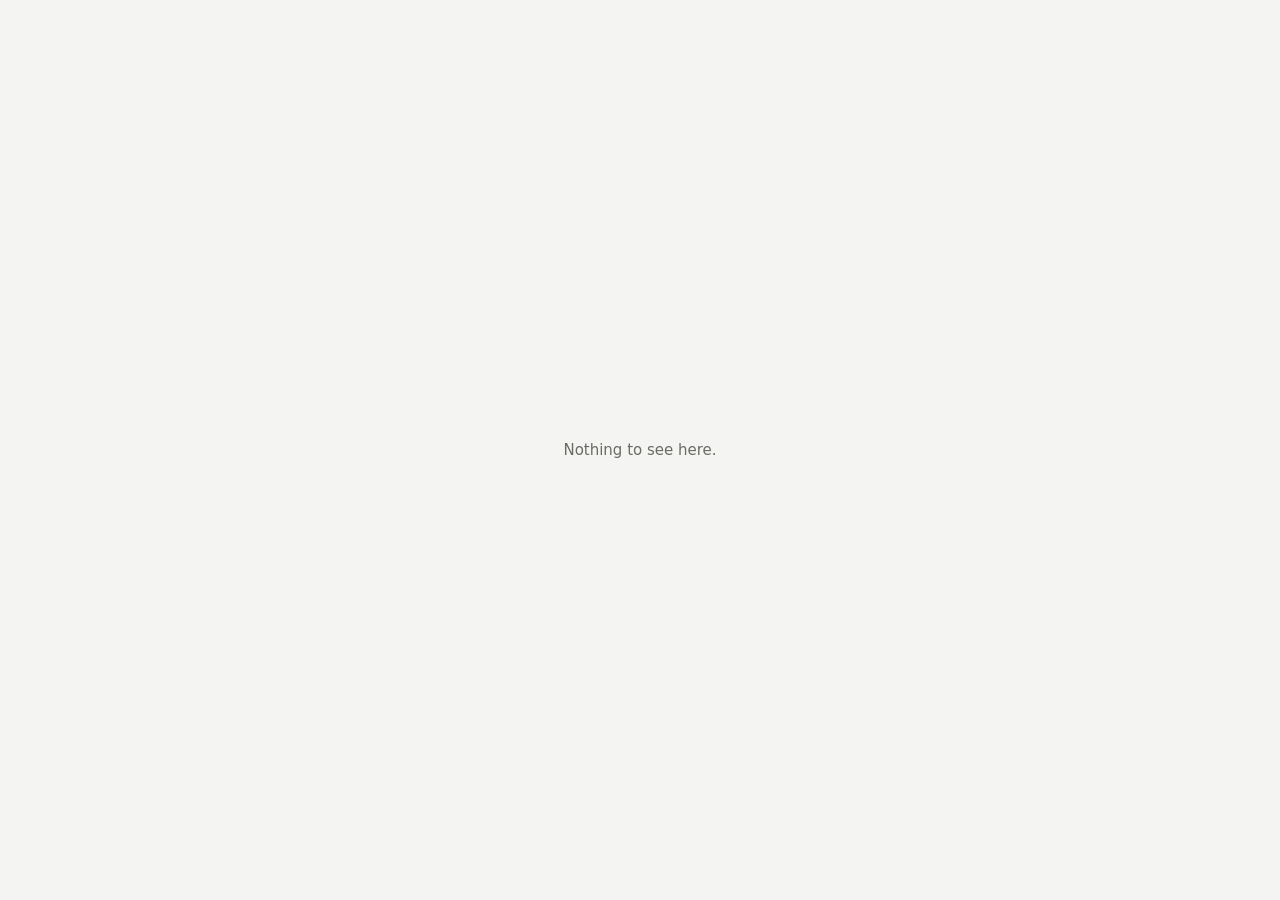
<file: index.html>
<!doctype html>
<html lang="en">
<head>
  <meta charset="utf-8">
  <meta name="viewport" content="width=device-width, initial-scale=1">
  <meta name="robots" content="noindex, nofollow">
  <title>Preview</title>
  <style>
    html, body { height: 100%; margin: 0; }
    body { display: grid; place-items: center; background: #f4f4f2; color: #6b6b66;
           font: 15px/1.5 system-ui, -apple-system, "Segoe UI", sans-serif; }
  </style>
</head>
<body>
  <p>Nothing to see here.</p>
</body>
</html>
</file>
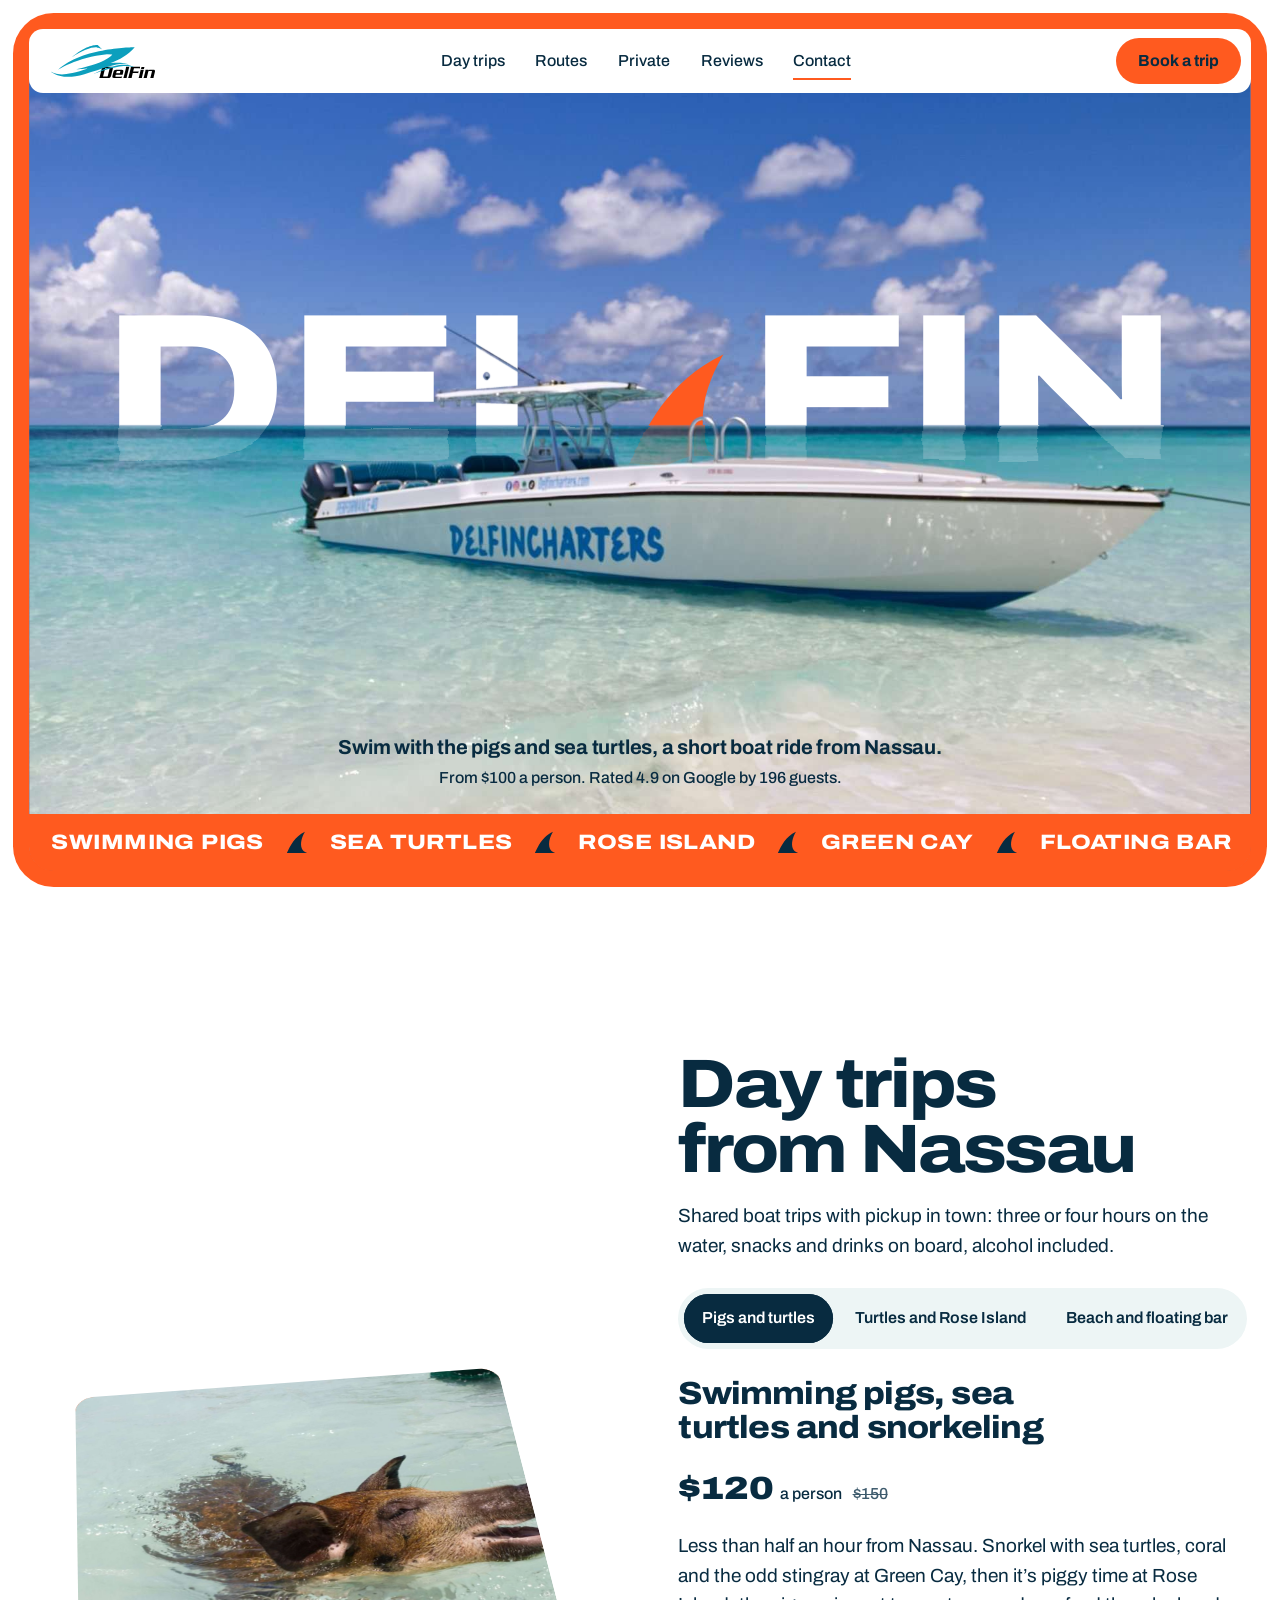
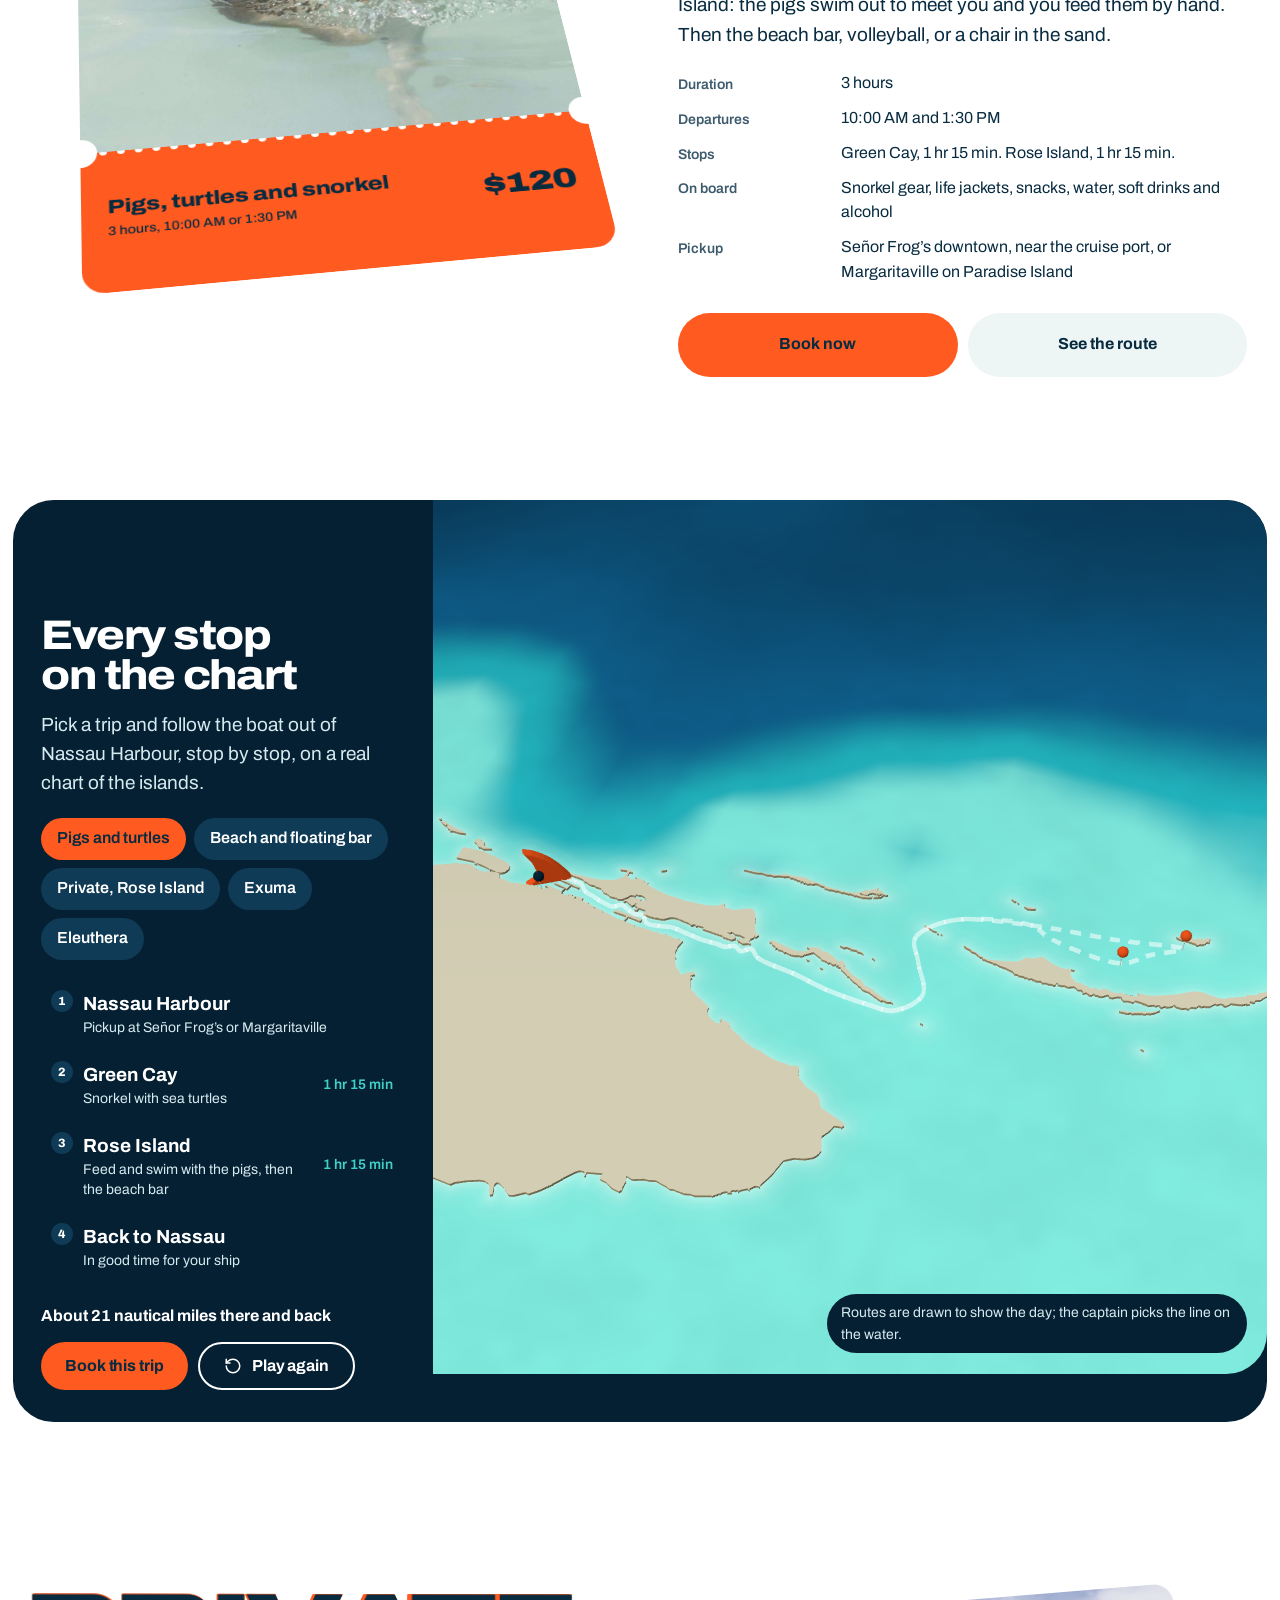
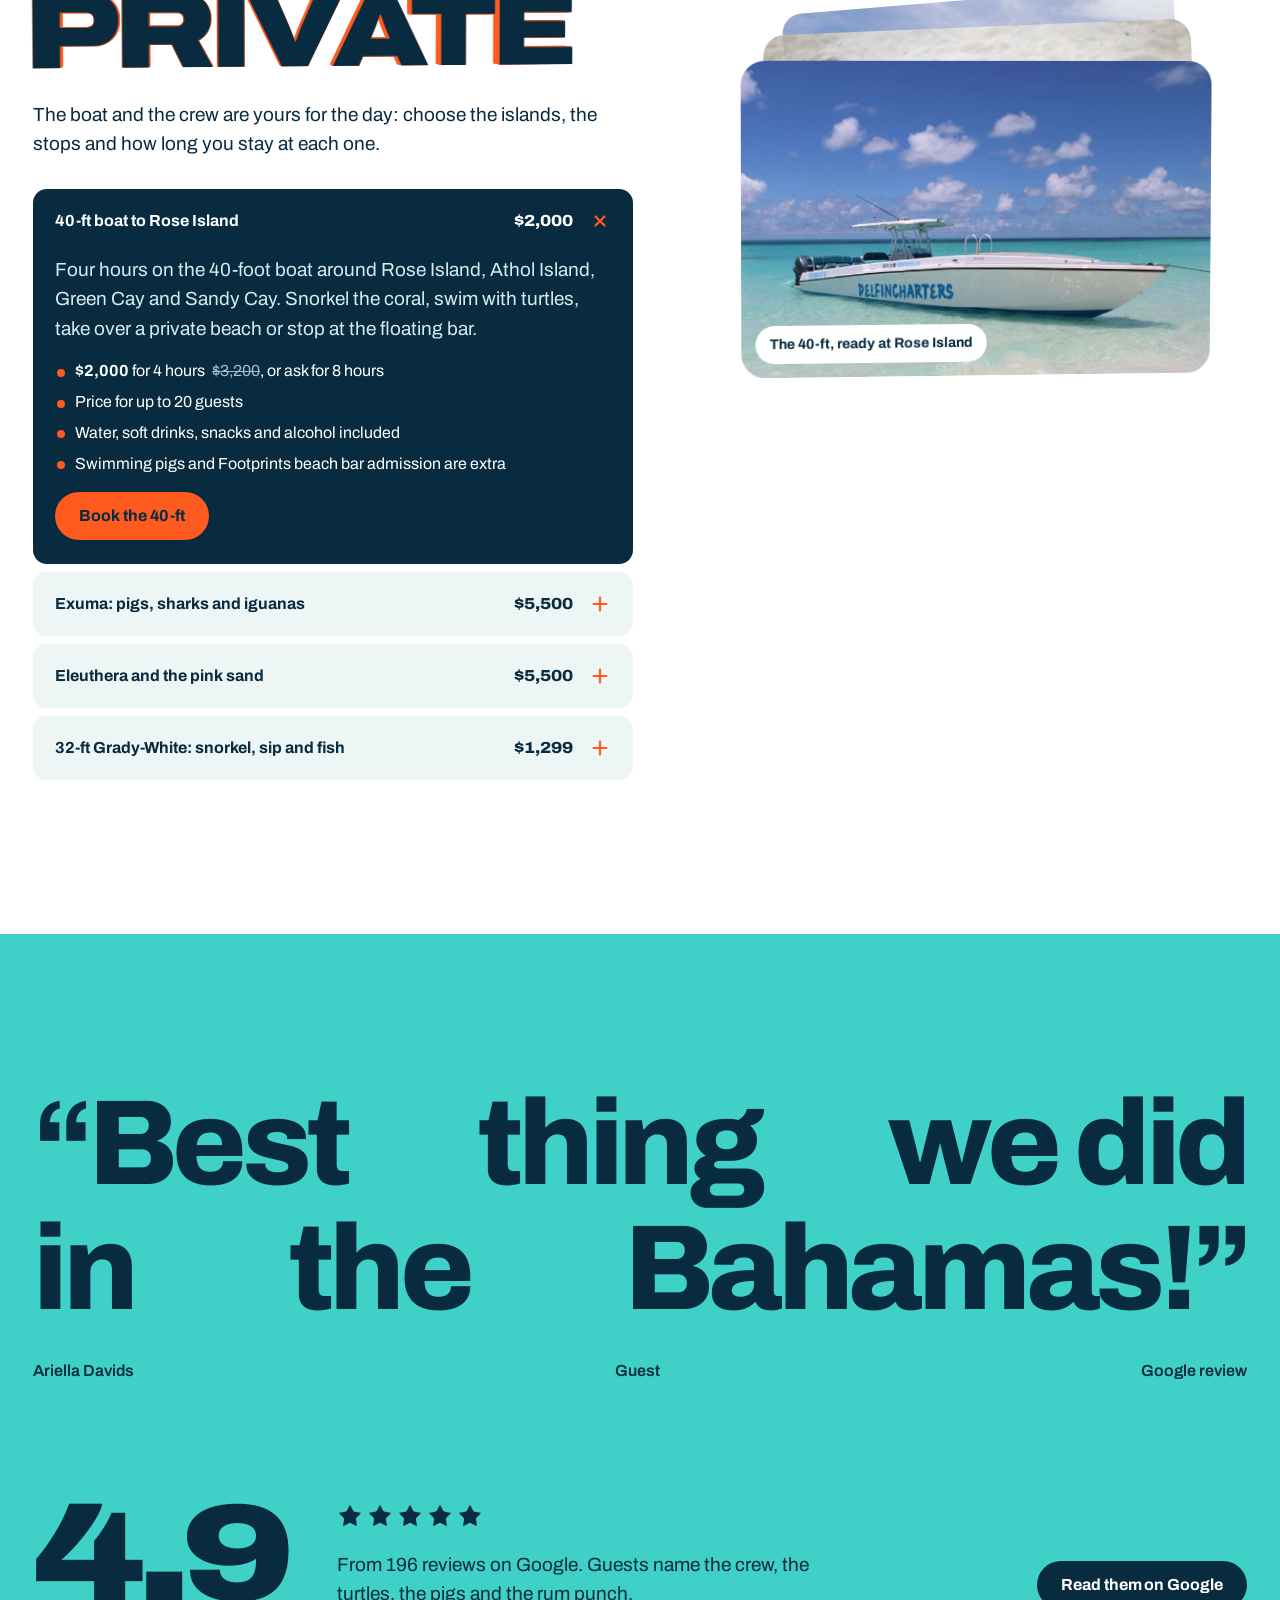
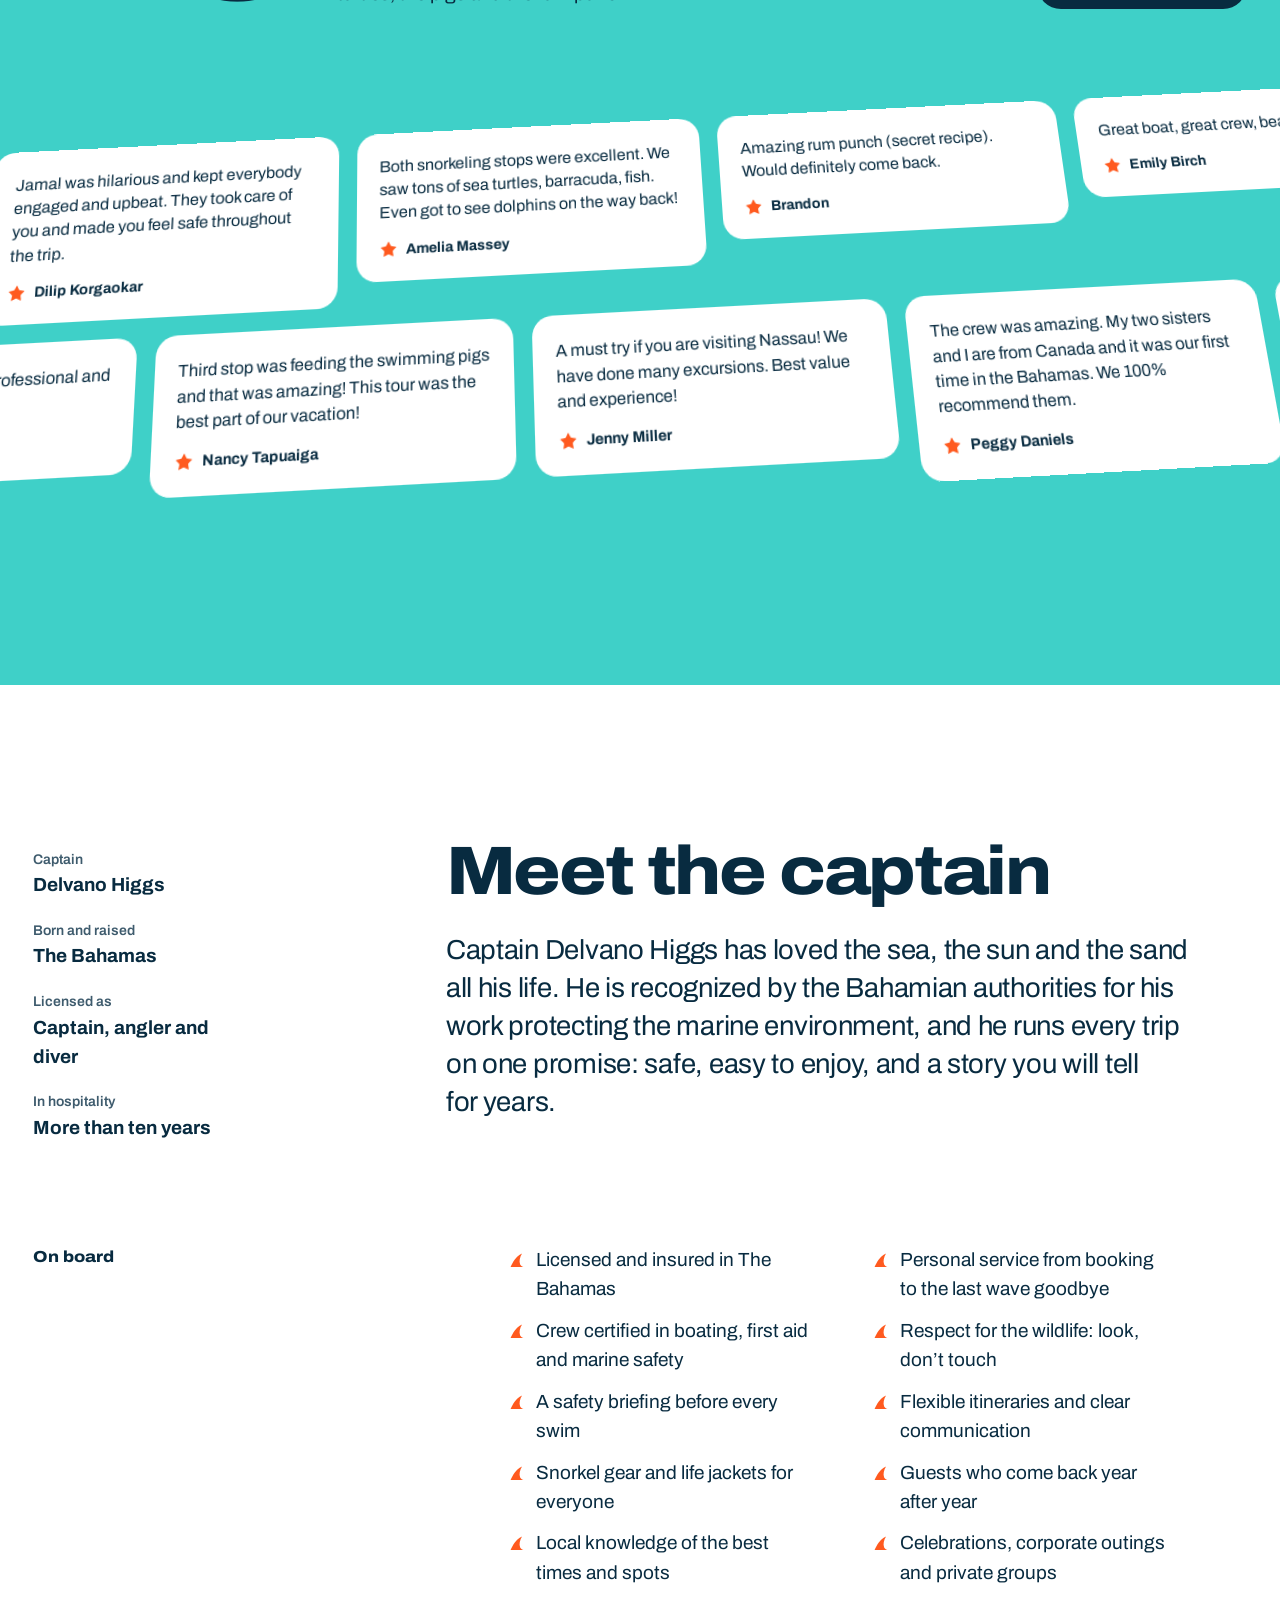
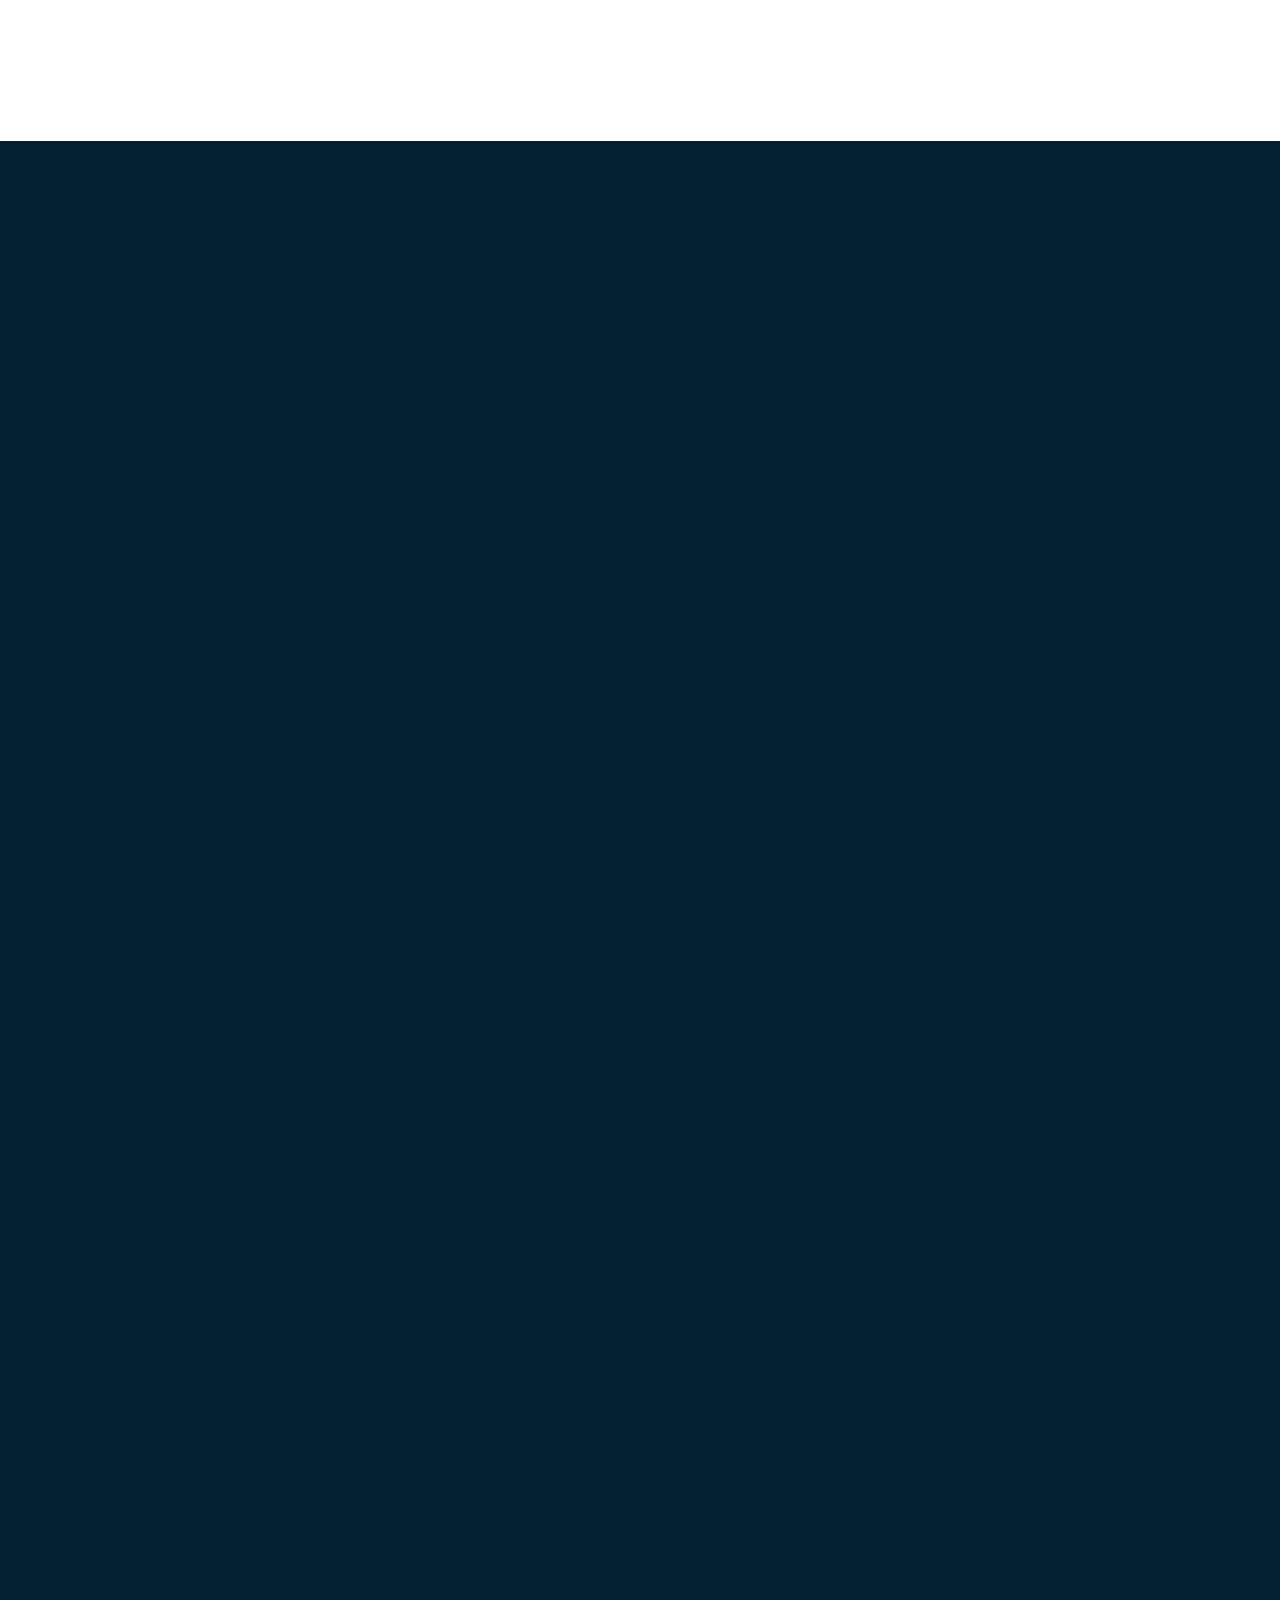
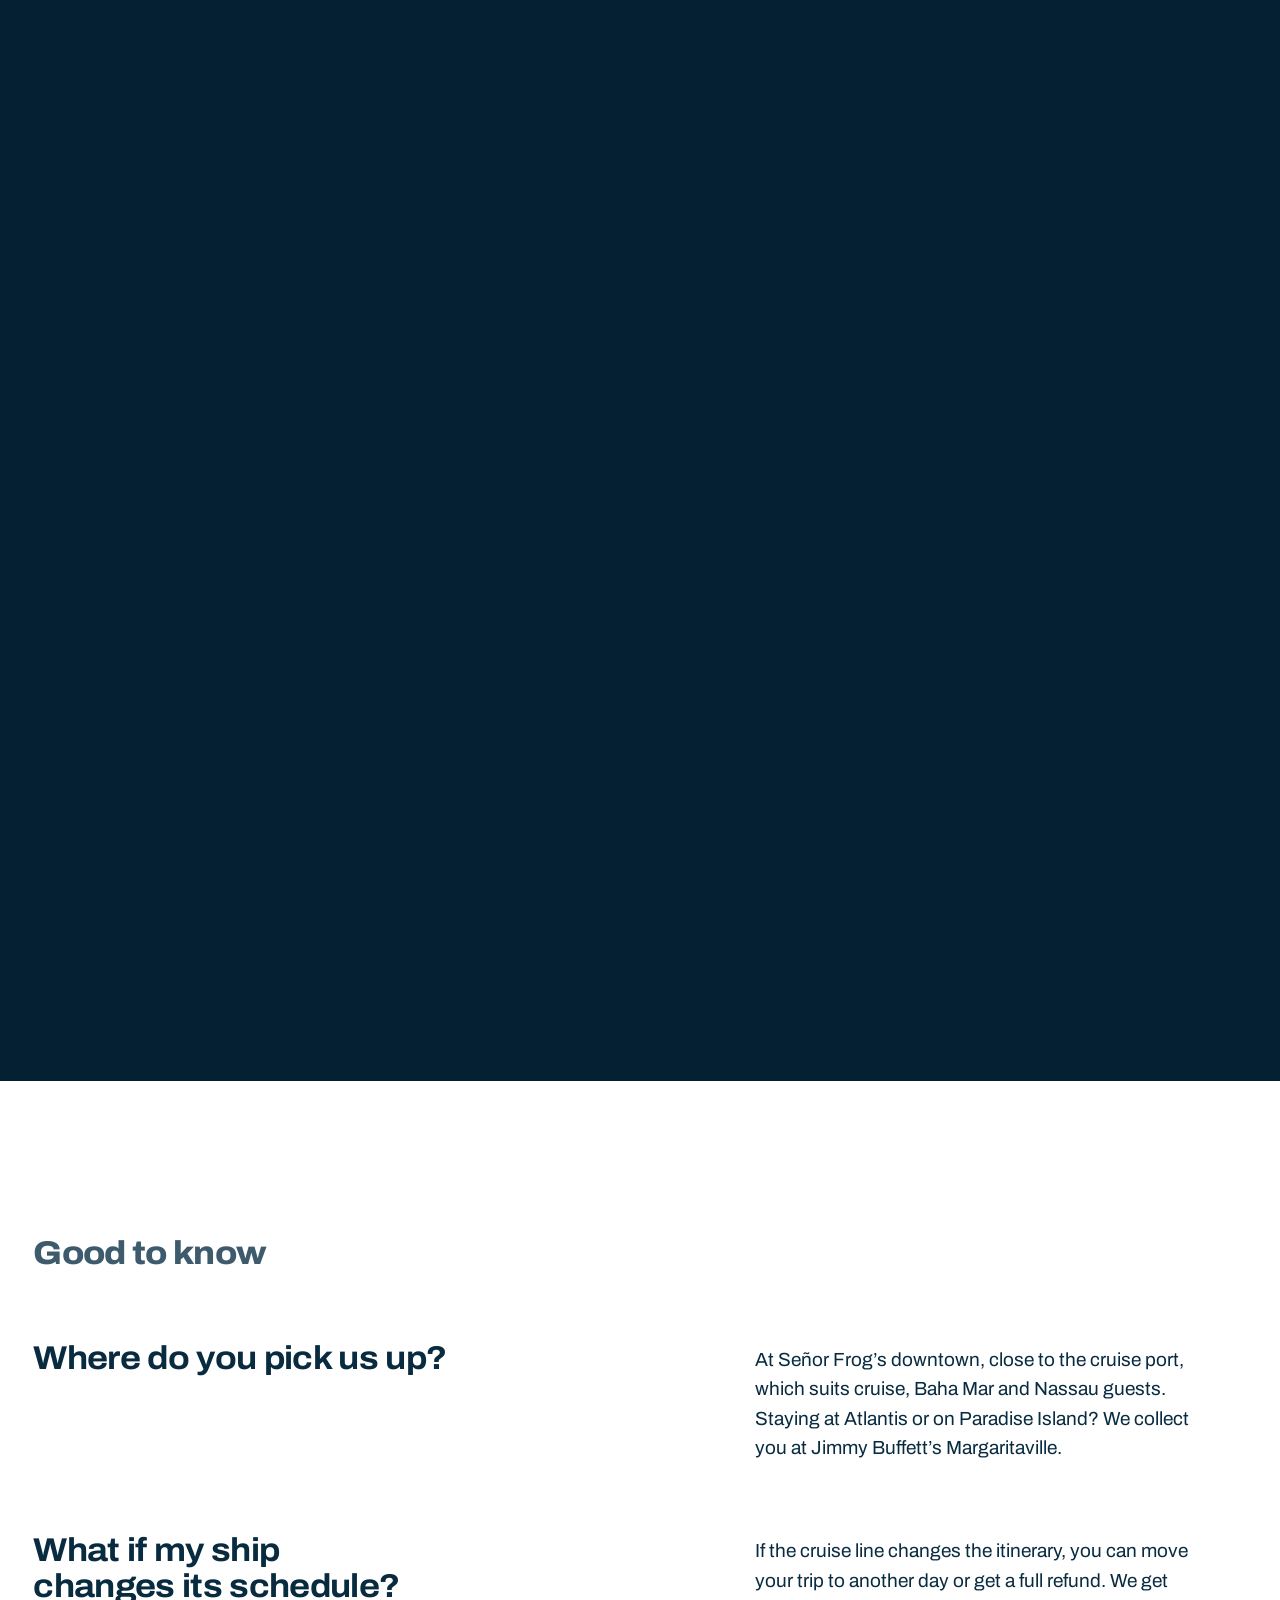
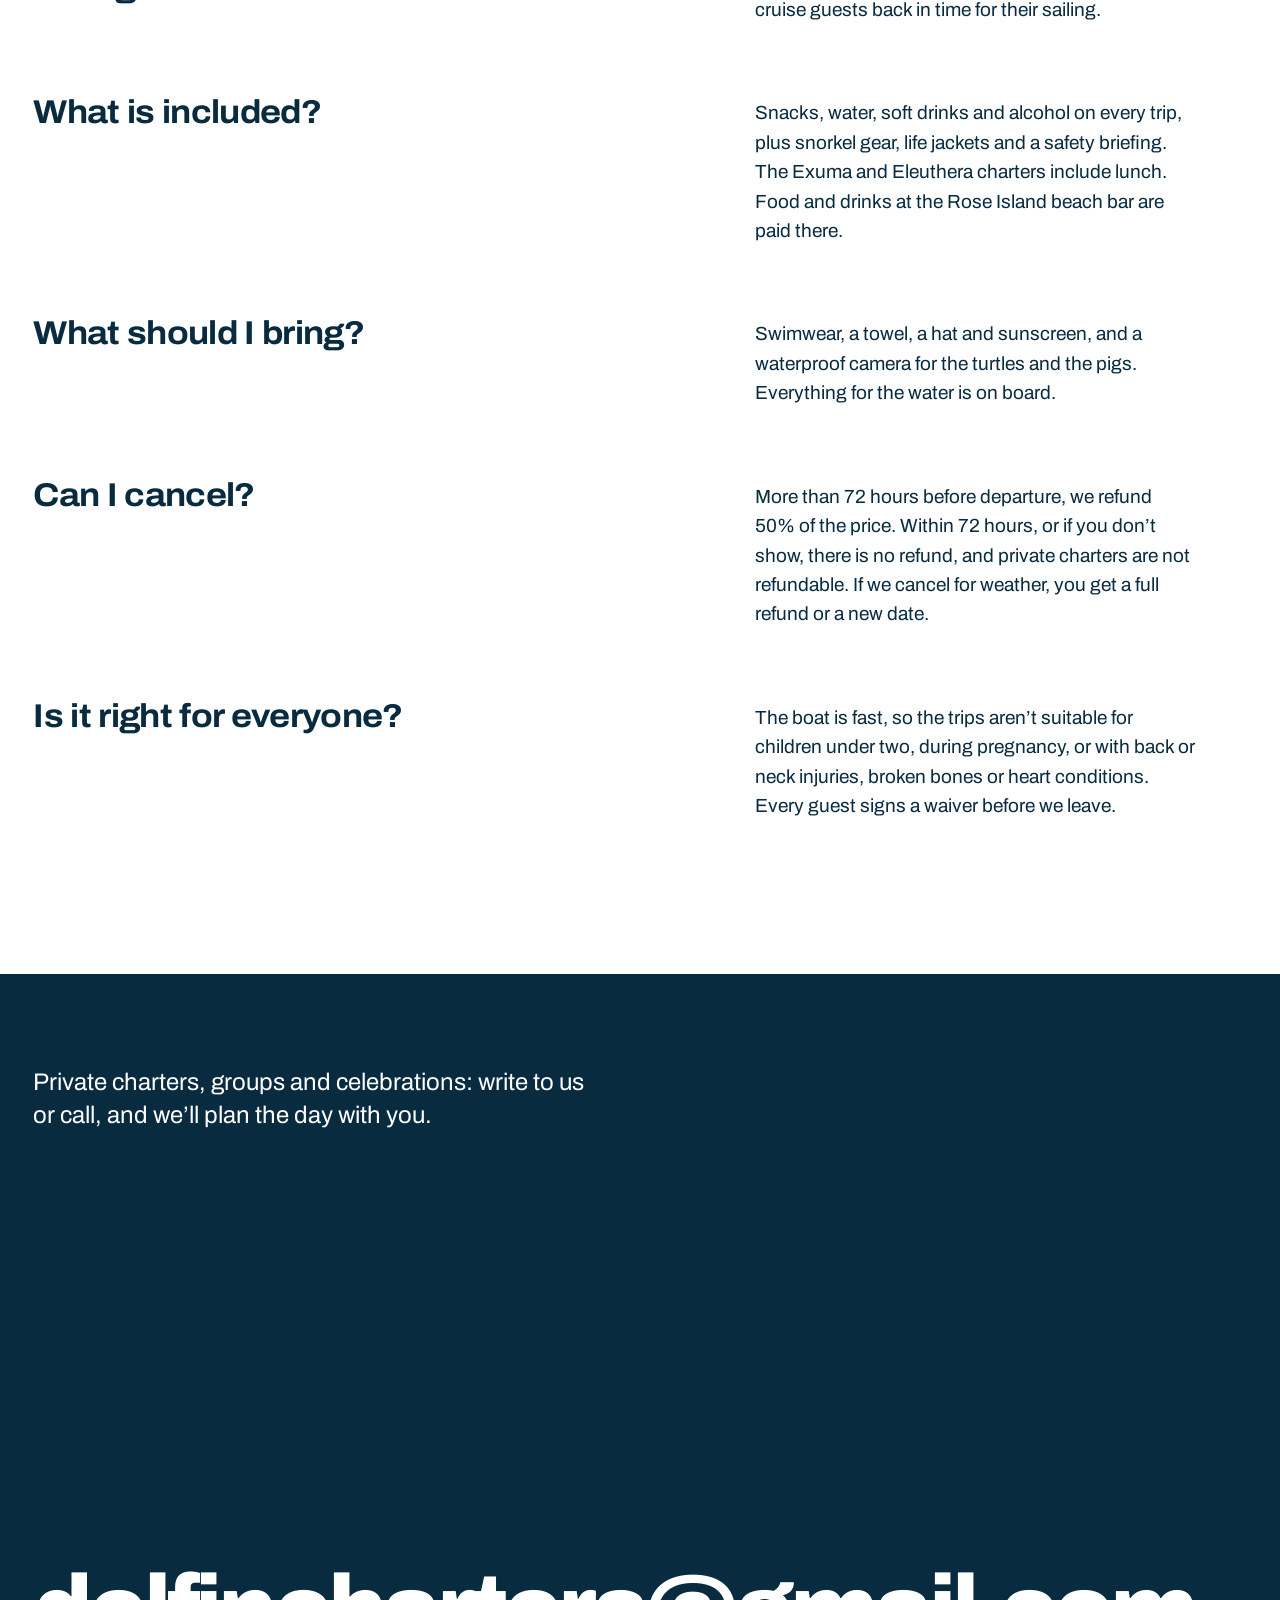
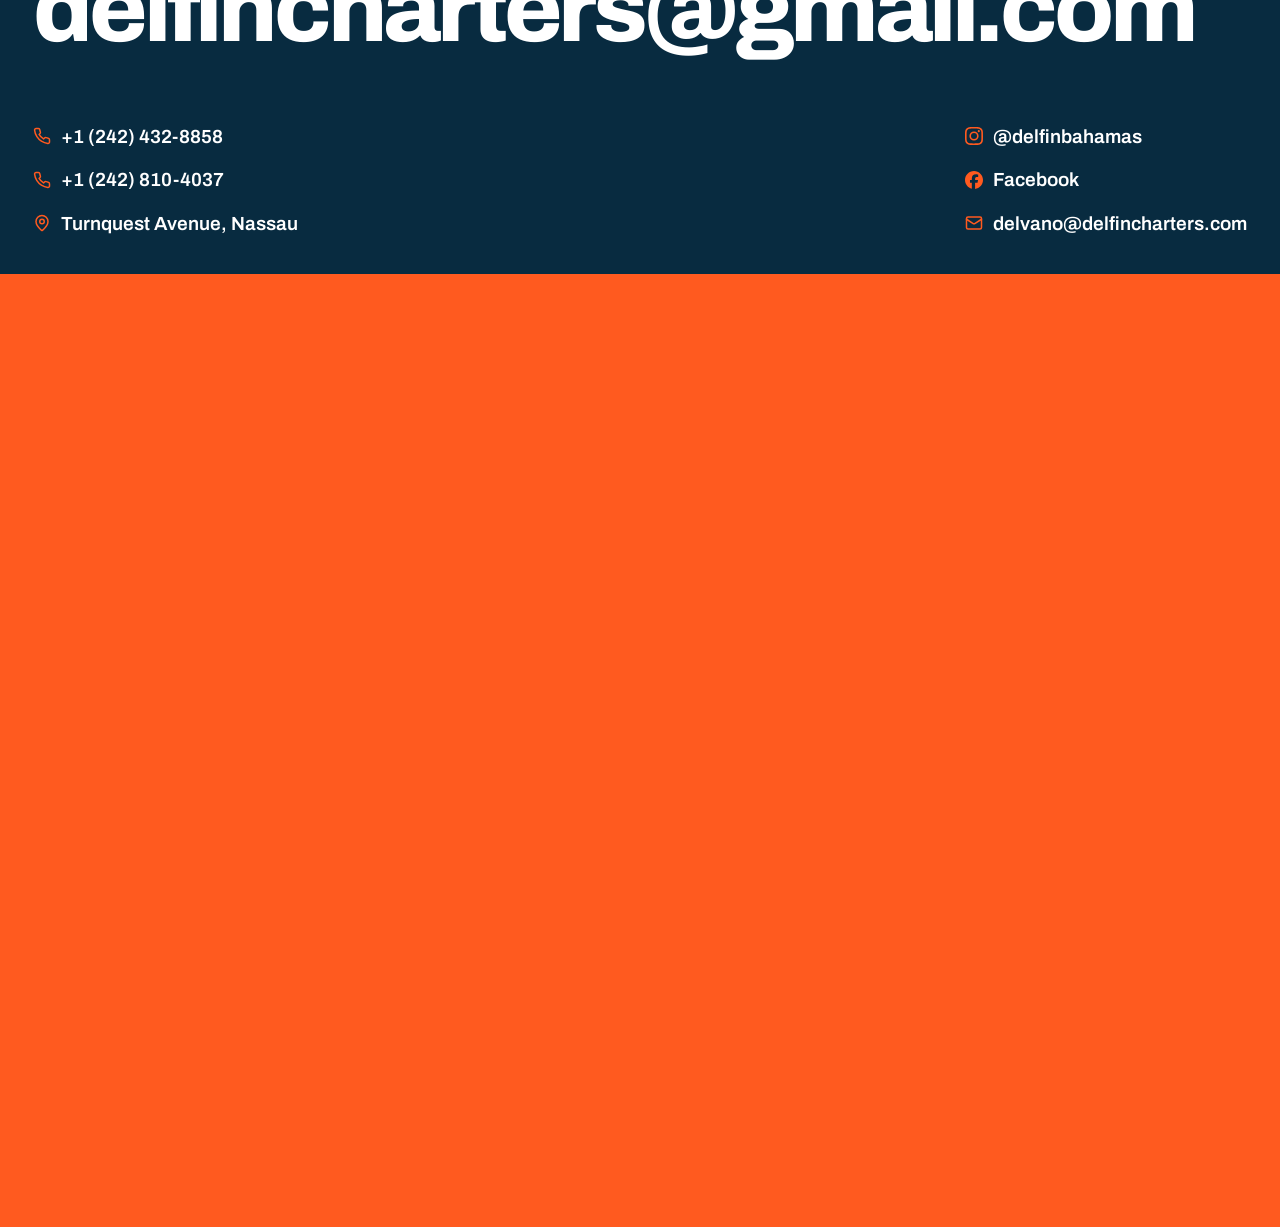
<file: delfin-charters/index.html>
<!doctype html>
<html lang="en">
<head>
  <meta charset="utf-8">
  <meta name="viewport" content="width=device-width, initial-scale=1, viewport-fit=cover">
  <meta name="robots" content="noindex, nofollow">
  <title>Delfin Charters | Swim with the pigs and turtles from Nassau, Bahamas</title>
  <meta name="description" content="Boat trips from Nassau, Bahamas: swim with the pigs at Rose Island, snorkel with sea turtles, or charter the boat to Exuma and Eleuthera. From $100. Rated 4.9 on Google.">
  <meta name="theme-color" content="#ff5a1f">
  <link rel="icon" href="img/icon.svg" type="image/svg+xml">
  <link rel="icon" href="img/icon-32.png" sizes="32x32" type="image/png">
  <link rel="apple-touch-icon" href="img/icon-180.png">
  <meta property="og:type" content="website">
  <meta property="og:title" content="Delfin Charters · Nassau, Bahamas">
  <meta property="og:description" content="Swim with the pigs and sea turtles, a short boat ride from Nassau. Day trips from $100 and private charters to Exuma and Eleuthera.">
  <meta property="og:image" content="https://jose-dev-maker.github.io/previews-clientes/delfin-charters/img/og-image.jpg">
  <meta name="twitter:card" content="summary_large_image">
  <script>document.documentElement.classList.add('js');setTimeout(function(){if(!window.__delfinReady)document.documentElement.classList.add('js-off')},2500)</script>
  <link rel="preload" href="fonts/archivo-latin.woff2" as="font" type="font/woff2" crossorigin>
  <link rel="preload" as="image" href="img/hero-boat.jpg" media="(min-width: 701px)">
  <link rel="preload" as="image" href="img/hero-boat-phone.jpg" media="(max-width: 700px)">
  <link rel="stylesheet" href="styles.css">
  <script type="application/ld+json">
  {
    "@context": "https://schema.org",
    "@type": "TravelAgency",
    "name": "Delfin Charters",
    "description": "Boat excursions and private charters from Nassau, The Bahamas: swimming pigs, sea turtles, Rose Island, Exuma and Eleuthera.",
    "image": "https://jose-dev-maker.github.io/previews-clientes/delfin-charters/img/og-image.jpg",
    "telephone": "+1-242-432-8858",
    "email": "delfincharters@gmail.com",
    "address": {
      "@type": "PostalAddress",
      "streetAddress": "Turnquest Avenue, P.O. Box SB51970",
      "addressLocality": "Nassau",
      "addressRegion": "New Providence",
      "addressCountry": "BS"
    },
    "geo": { "@type": "GeoCoordinates", "latitude": 25.055143, "longitude": -77.373485 },
    "areaServed": "The Bahamas",
    "sameAs": ["https://www.instagram.com/delfinbahamas/", "https://www.facebook.com/delfincharters"]
  }
  </script>
</head>
<body>
  <a class="skip" href="#trips">Skip to the trips</a>

  <!-- Icons: Lucide (ISC licence), Instagram and Facebook from Simple Icons (CC0). The fin and wave are drawn for this page. -->
  <svg class="sprite" width="0" height="0" aria-hidden="true" focusable="false">
    <filter id="ripple" x="-2%" y="-10%" width="104%" height="130%" color-interpolation-filters="sRGB">
      <feTurbulence type="fractalNoise" baseFrequency="0.006 0.05" numOctaves="2" seed="7" result="noise"><animate attributeName="baseFrequency" dur="10s" values="0.006 0.05;0.008 0.065;0.006 0.05" repeatCount="indefinite"/></feTurbulence>
      <feDisplacementMap in="SourceGraphic" in2="noise" scale="9" xChannelSelector="R" yChannelSelector="G"/>
    </filter>
    <symbol id="i-fin" viewBox="0 0 100 100"><path fill="currentColor" d="M4 100C20 66 38 26 86 3 70 30 64 58 72 80c3 9 10 15 24 20Z"/></symbol>
    <symbol id="i-phone" viewBox="0 0 24 24"><path fill="none" stroke="currentColor" stroke-width="2" stroke-linecap="round" stroke-linejoin="round" d="M22 16.92v3a2 2 0 0 1-2.18 2 19.79 19.79 0 0 1-8.63-3.07 19.5 19.5 0 0 1-6-6 19.79 19.79 0 0 1-3.07-8.67A2 2 0 0 1 4.11 2h3a2 2 0 0 1 2 1.72 12.84 12.84 0 0 0 .7 2.81 2 2 0 0 1-.45 2.11L8.09 9.91a16 16 0 0 0 6 6l1.27-1.27a2 2 0 0 1 2.11-.45 12.84 12.84 0 0 0 2.81.7A2 2 0 0 1 22 16.92z"/></symbol>
    <symbol id="i-mail" viewBox="0 0 24 24"><g fill="none" stroke="currentColor" stroke-width="2" stroke-linecap="round" stroke-linejoin="round"><rect x="2" y="4" width="20" height="16" rx="2"/><path d="m22 7-8.97 5.7a1.94 1.94 0 0 1-2.06 0L2 7"/></g></symbol>
    <symbol id="i-pin" viewBox="0 0 24 24"><g fill="none" stroke="currentColor" stroke-width="2" stroke-linecap="round" stroke-linejoin="round"><path d="M20 10c0 4.993-5.539 10.193-7.399 11.799a1 1 0 0 1-1.202 0C9.539 20.193 4 14.993 4 10a8 8 0 0 1 16 0"/><circle cx="12" cy="10" r="3"/></g></symbol>
    <symbol id="i-star" viewBox="0 0 24 24"><path fill="currentColor" d="M11.525 2.295a.53.53 0 0 1 .95 0l2.31 4.679a2.123 2.123 0 0 0 1.595 1.16l5.166.756a.53.53 0 0 1 .294.904l-3.736 3.638a2.123 2.123 0 0 0-.611 1.878l.882 5.14a.53.53 0 0 1-.771.56l-4.618-2.428a2.122 2.122 0 0 0-1.973 0L6.396 21.01a.53.53 0 0 1-.77-.56l.881-5.139a2.122 2.122 0 0 0-.611-1.879L2.16 9.795a.53.53 0 0 1 .294-.906l5.165-.755a2.122 2.122 0 0 0 1.597-1.16z"/></symbol>
    <symbol id="i-plus" viewBox="0 0 24 24"><path fill="none" stroke="currentColor" stroke-width="2.4" stroke-linecap="round" d="M5 12h14M12 5v14"/></symbol>
    <symbol id="i-arrow" viewBox="0 0 24 24"><path fill="none" stroke="currentColor" stroke-width="2.2" stroke-linecap="round" stroke-linejoin="round" d="M7 17 17 7M8 7h9v9"/></symbol>
    <symbol id="i-menu" viewBox="0 0 24 24"><path fill="none" stroke="currentColor" stroke-width="2.2" stroke-linecap="round" d="M4 8h16M4 16h16"/></symbol>
    <symbol id="i-close" viewBox="0 0 24 24"><path fill="none" stroke="currentColor" stroke-width="2.2" stroke-linecap="round" d="M6 6l12 12M18 6 6 18"/></symbol>
    <symbol id="i-replay" viewBox="0 0 24 24"><g fill="none" stroke="currentColor" stroke-width="2" stroke-linecap="round" stroke-linejoin="round"><path d="M3 12a9 9 0 1 0 9-9 9.75 9.75 0 0 0-6.74 2.74L3 8"/><path d="M3 3v5h5"/></g></symbol>
    <symbol id="i-ig" viewBox="0 0 24 24"><path fill="currentColor" d="M7.03.084c-1.277.06-2.149.264-2.91.563a5.874 5.874 0 0 0-2.124 1.388 5.878 5.878 0 0 0-1.38 2.127C.321 4.926.12 5.8.064 7.076.008 8.354-.005 8.764.001 12.023c.007 3.259.021 3.667.083 4.947.061 1.277.264 2.149.563 2.911.308.789.72 1.457 1.388 2.123a5.872 5.872 0 0 0 2.129 1.38c.763.295 1.636.496 2.913.552 1.278.056 1.689.069 4.947.063 3.257-.007 3.668-.021 4.947-.082 1.28-.06 2.147-.265 2.91-.563a5.881 5.881 0 0 0 2.123-1.388 5.881 5.881 0 0 0 1.38-2.129c.295-.763.496-1.636.551-2.912.056-1.28.07-1.69.063-4.948-.006-3.258-.02-3.667-.081-4.947-.06-1.28-.264-2.148-.564-2.911a5.892 5.892 0 0 0-1.387-2.123 5.857 5.857 0 0 0-2.128-1.38C19.074.322 18.202.12 16.924.066 15.647.009 15.236-.006 11.977 0 8.718.008 8.31.021 7.03.084m.14 21.693c-1.17-.05-1.805-.245-2.228-.408a3.736 3.736 0 0 1-1.382-.895 3.695 3.695 0 0 1-.9-1.378c-.165-.423-.363-1.058-.417-2.228-.06-1.264-.072-1.644-.08-4.848-.006-3.204.006-3.583.061-4.848.05-1.169.246-1.805.408-2.228.216-.561.477-.96.895-1.382a3.705 3.705 0 0 1 1.379-.9c.423-.165 1.057-.361 2.227-.417 1.265-.06 1.644-.072 4.848-.08 3.203-.006 3.583.006 4.85.062 1.168.05 1.804.244 2.227.408.56.216.96.475 1.382.895.421.42.681.817.9 1.378.165.422.362 1.056.417 2.227.06 1.265.074 1.645.08 4.848.005 3.203-.006 3.583-.061 4.848-.051 1.17-.245 1.805-.408 2.23-.216.56-.477.96-.896 1.38a3.705 3.705 0 0 1-1.378.9c-.422.165-1.058.362-2.226.418-1.266.06-1.645.072-4.85.079-3.204.007-3.582-.006-4.848-.06m9.783-16.192a1.44 1.44 0 1 0 1.437-1.442 1.44 1.44 0 0 0-1.437 1.442M5.839 12.012a6.161 6.161 0 1 0 12.323-.024 6.162 6.162 0 0 0-12.323.024M8 12.008A4 4 0 1 1 12.008 16 4 4 0 0 1 8 12.008"/></symbol>
    <symbol id="i-fb" viewBox="0 0 24 24"><path fill="currentColor" d="M9.101 23.691v-7.98H6.627v-3.667h2.474v-1.58c0-4.085 1.848-5.978 5.858-5.978.401 0 .955.042 1.468.103a8.68 8.68 0 0 1 1.141.195v3.325a8.623 8.623 0 0 0-.653-.036 26.805 26.805 0 0 0-.733-.009c-.707 0-1.259.096-1.675.309a1.686 1.686 0 0 0-.679.622c-.258.42-.374.995-.374 1.752v1.297h3.919l-.386 2.103-.287 1.564h-3.246v8.245C19.396 23.238 24 18.179 24 12.044c0-6.627-5.373-12-12-12s-12 5.373-12 12c0 5.628 3.874 10.35 9.101 11.647Z"/></symbol>
  </svg>

  <header class="nav" data-nav>
    <div class="nav__bar">
      <a class="nav__logo" href="#top" aria-label="Delfin Charters, back to the top">
        <img src="img/delfin-logo.svg" width="806" height="256" alt="DelFin">
      </a>
      <nav class="nav__links" aria-label="Main">
        <a href="#trips">Day trips</a>
        <a href="#route">Routes</a>
        <a href="#private">Private</a>
        <a href="#reviews">Reviews</a>
        <a href="#contact">Contact</a>
      </nav>
      <a class="btn btn--pill nav__book" href="#trips">Book a trip</a>
      <button class="nav__menu" type="button" aria-expanded="false" aria-controls="sheet" data-menu>
        <svg aria-hidden="true"><use href="#i-menu"/></svg><span class="sr-only">Menu</span>
      </button>
    </div>
    <div class="sheet" id="sheet" hidden data-sheet>
      <nav aria-label="Mobile">
        <a href="#trips">Day trips</a>
        <a href="#route">Routes</a>
        <a href="#private">Private charters</a>
        <a href="#reviews">Reviews</a>
        <a href="#captain">The captain</a>
        <a href="#faq">Good to know</a>
        <a href="#contact">Contact</a>
      </nav>
      <a class="sheet__call" href="tel:+12424328858"><svg aria-hidden="true"><use href="#i-phone"/></svg>+1 (242) 432-8858</a>
    </div>
  </header>

  <main id="top">
    <div class="lead">
      <section class="hero" aria-labelledby="hero-title" data-hero>
        <div class="hero__frame" data-hero-frame>
          <div class="hero__photo" data-hero-photo>
            <div class="hero__scene">
              <div class="hero__parallax" data-parallax>
                <img class="hero__bg" src="img/hero-boat.jpg" width="1920" height="1280" alt="The Delfin Charters 40-foot boat, DELFINCHARTERS painted on the hull, anchored in clear turquoise water off a white sand beach" fetchpriority="high" decoding="async">
                <div class="monument" data-monument aria-hidden="true">
                  <div class="monument__clip monument__clip--top"><div class="monument__word"><span class="monument__line"><span class="l">D</span><span class="l">E</span><span class="l">L</span><span class="monument__fin"><svg viewBox="0 0 100 100"><use href="#i-fin"/></svg></span><br class="monument__br"><span class="l">F</span><span class="l">I</span><span class="l">N</span><i class="monument__probe"></i></span></div></div>
                  <div class="monument__clip monument__clip--under"><div class="monument__word"><span class="monument__line"><span class="l">D</span><span class="l">E</span><span class="l">L</span><span class="monument__fin"><svg viewBox="0 0 100 100"><use href="#i-fin"/></svg></span><br class="monument__br"><span class="l">F</span><span class="l">I</span><span class="l">N</span><i class="monument__probe"></i></span></div></div>
                </div>
                <img class="hero__fg" src="img/hero-boat.jpg" width="1920" height="1280" alt="" aria-hidden="true" decoding="async">
              </div>
            </div>
          </div>
          <h1 class="sr-only" id="hero-title">Delfin Charters</h1>
          <div class="hero__foot">
            <p class="hero__line">Swim with the pigs and sea turtles, a short boat ride from Nassau.</p>
            <p class="hero__meta">From $100 a person. Rated 4.9 on Google by 196 guests.</p>
          </div>
          <div class="ticker" aria-hidden="true" data-ticker>
            <div class="ticker__track">
              <span>Swimming pigs</span><svg><use href="#i-fin"/></svg><span>Sea turtles</span><svg><use href="#i-fin"/></svg><span>Rose Island</span><svg><use href="#i-fin"/></svg><span>Green Cay</span><svg><use href="#i-fin"/></svg><span>Floating bar</span><svg><use href="#i-fin"/></svg><span>Exuma</span><svg><use href="#i-fin"/></svg><span>Eleuthera</span><svg><use href="#i-fin"/></svg><span>Pink sand</span><svg><use href="#i-fin"/></svg>
              <span>Swimming pigs</span><svg><use href="#i-fin"/></svg><span>Sea turtles</span><svg><use href="#i-fin"/></svg><span>Rose Island</span><svg><use href="#i-fin"/></svg><span>Green Cay</span><svg><use href="#i-fin"/></svg><span>Floating bar</span><svg><use href="#i-fin"/></svg><span>Exuma</span><svg><use href="#i-fin"/></svg><span>Eleuthera</span><svg><use href="#i-fin"/></svg><span>Pink sand</span><svg><use href="#i-fin"/></svg>
            </div>
          </div>
        </div>
      </section>

      <section class="trips" id="trips" aria-labelledby="trips-title" data-trips>
        <div class="trips__grid">
          <div class="trips__head" data-rise-group>
            <h2 id="trips-title" class="h2">Day trips from Nassau</h2>
            <p class="trips__intro">Shared boat trips with pickup in town: three or four hours on the water, snacks and drinks on board, alcohol included.</p>
          </div>
          <div class="trips__stage" data-ticket-stage>
            <div class="ticket-tilt" data-ticket-tilt>
              <div class="ticket" data-ticket>
                <div class="ticket__face ticket__face--front" data-face>
                  <div class="ticket__photo"><img src="img/trip-pigs.jpg" width="1100" height="1100" alt="A pig swimming in clear water at Rose Island" decoding="async" data-face-img></div>
                  <div class="ticket__holes" aria-hidden="true"></div>
                  <div class="ticket__stub">
                    <p class="ticket__name" data-face-name>Pigs, turtles and snorkel</p>
                    <p class="ticket__when" data-face-when>3 hours, 10:00 AM or 1:30 PM</p>
                    <p class="ticket__price" data-face-price>$120</p>
                  </div>
                </div>
                <div class="ticket__face ticket__face--back" data-face aria-hidden="true">
                  <div class="ticket__photo"><img src="img/trip-turtles.jpg" width="1100" height="1100" alt="" decoding="async" data-face-img></div>
                  <div class="ticket__holes" aria-hidden="true"></div>
                  <div class="ticket__stub">
                    <p class="ticket__name" data-face-name>Turtles and Rose Island</p>
                    <p class="ticket__when" data-face-when>3 hours</p>
                    <p class="ticket__price" data-face-price>$100</p>
                  </div>
                </div>
              </div>
            </div>
          </div>

          <div class="trips__panel">
            <div class="tabs" role="tablist" aria-label="Day trips" data-tabs>
              <button class="tab" role="tab" id="tab-pigs" aria-controls="trip-pigs" aria-selected="true" type="button">Pigs and turtles</button>
              <button class="tab" role="tab" id="tab-turtles" aria-controls="trip-turtles" aria-selected="false" tabindex="-1" type="button">Turtles and Rose Island</button>
              <button class="tab" role="tab" id="tab-beach" aria-controls="trip-beach" aria-selected="false" tabindex="-1" type="button">Beach and floating bar</button>
            </div>

            <article class="trip" id="trip-pigs" role="tabpanel" aria-labelledby="tab-pigs" data-trip
              data-img="img/trip-pigs.jpg" data-alt="A pig swimming in clear water at Rose Island"
              data-name="Pigs, turtles and snorkel" data-when="3 hours, 10:00 AM or 1:30 PM" data-price="$120" data-route="rose">
              <h3 class="trip__title">Swimming pigs, sea turtles and snorkeling</h3>
              <p class="trip__price"><strong>$120</strong> a person <s><span class="sr-only">was </span>$150</s></p>
              <p class="trip__desc">Less than half an hour from Nassau. Snorkel with sea turtles, coral and the odd stingray at Green Cay, then it’s piggy time at Rose Island: the pigs swim out to meet you and you feed them by hand. Then the beach bar, volleyball, or a chair in the sand.</p>
              <dl class="facts">
                <div><dt>Duration</dt><dd>3 hours</dd></div>
                <div><dt>Departures</dt><dd>10:00 AM and 1:30 PM</dd></div>
                <div><dt>Stops</dt><dd>Green Cay, 1 hr 15 min. Rose Island, 1 hr 15 min.</dd></div>
                <div><dt>On board</dt><dd>Snorkel gear, life jackets, snacks, water, soft drinks and alcohol</dd></div>
                <div><dt>Pickup</dt><dd>Señor Frog’s downtown, near the cruise port, or Margaritaville on Paradise Island</dd></div>
              </dl>
              <div class="trip__actions">
                <a class="cell cell--book" href="https://rezbs.com/wp/95bf1ca6d4d777f996f608d5fd042605" target="_blank" rel="noopener">Book now<span class="sr-only"> (opens the booking page in a new tab)</span></a>
                <a class="cell cell--quiet" href="#route" data-show-route="rose">See the route</a>
              </div>
            </article>

            <article class="trip" id="trip-turtles" role="tabpanel" aria-labelledby="tab-turtles" data-trip
              data-img="img/trip-turtles.jpg" data-alt="A snorkeler swimming down over the reef"
              data-name="Turtles and Rose Island" data-when="3 hours, turtles then the beach" data-price="$100" data-route="rose">
              <h3 class="trip__title">Swim with turtles, then Rose Island</h3>
              <p class="trip__price"><strong>$100</strong> a person <s><span class="sr-only">was </span>$130</s></p>
              <p class="trip__desc">Glide over the reef with sea turtles and bright fish while the guides show you the way, then head to Rose Island for the beach bar, beach volleyball, a floating water trampoline and music. Every snorkel spot suits beginners.</p>
              <dl class="facts">
                <div><dt>Duration</dt><dd>3 hours</dd></div>
                <div><dt>Stops</dt><dd>Turtle snorkel, then the Rose Island beach</dd></div>
                <div><dt>On board</dt><dd>Safety gear, a snorkel briefing, snacks, water, soft drinks and alcohol</dd></div>
                <div><dt>Pickup</dt><dd>Señor Frog’s downtown, near the cruise port, or Margaritaville on Paradise Island</dd></div>
              </dl>
              <div class="trip__actions">
                <a class="cell cell--book" href="https://rezbs.com/wp/5685f827f36e440485702f541f180a45" target="_blank" rel="noopener">Book now<span class="sr-only"> (opens the booking page in a new tab)</span></a>
                <a class="cell cell--quiet" href="#route" data-show-route="rose">See the route</a>
              </div>
            </article>

            <article class="trip" id="trip-beach" role="tabpanel" aria-labelledby="tab-beach" data-trip
              data-img="img/trip-beachbar.jpg" data-alt="Guests dancing at a beach bar"
              data-name="Beach and floating bar" data-when="4 hours, birthdays welcome" data-price="$100" data-route="beachbar">
              <h3 class="trip__title">Rose Island beach and floating bar</h3>
              <p class="trip__price"><strong>$100</strong> a person</p>
              <p class="trip__desc">The easy-going one, made for celebrations: birthdays, bachelor and bachelorette parties, anniversaries, or just a lazy day out. Tiki huts and music at the Rose Island beach bar, then the Hideaway floating bar out on the water.</p>
              <dl class="facts">
                <div><dt>Duration</dt><dd>4 hours</dd></div>
                <div><dt>Stops</dt><dd>Rose Island beach bar, Hideaway floating bar</dd></div>
                <div><dt>On board</dt><dd>Snacks, water, soft drinks and alcohol</dd></div>
              </dl>
              <div class="trip__actions">
                <a class="cell cell--book" href="https://rezbs.com/wp/628aa9f77d524c1a4d55692ba9f3cab8" target="_blank" rel="noopener">Book now<span class="sr-only"> (opens the booking page in a new tab)</span></a>
                <a class="cell cell--quiet" href="#route" data-show-route="beachbar">See the route</a>
              </div>
            </article>
          </div>
        </div>
      </section>
    </div>

    <section class="route" id="route" aria-labelledby="route-title" data-route-section>
      <div class="route__frame">
        <div class="route__canvas" data-chart>
          <img class="route__still" src="img/chart-still.jpg" width="1600" height="1000" alt="" loading="lazy" decoding="async" data-chart-still>
          <div class="route__labels" aria-hidden="true" data-chart-labels></div>
          <p class="route__note">Routes are drawn to show the day; the captain picks the line on the water.</p>
        </div>
        <div class="route__panel">
          <h2 id="route-title" class="h2">Every stop on the chart</h2>
          <p class="route__intro">Pick a trip and follow the boat out of Nassau Harbour, stop by stop, on a real chart of the islands.</p>
          <div class="picker" role="radiogroup" aria-label="Choose a route" data-picker>
            <button type="button" role="radio" aria-checked="true" data-route="rose">Pigs and turtles</button>
            <button type="button" role="radio" aria-checked="false" tabindex="-1" data-route="beachbar">Beach and floating bar</button>
            <button type="button" role="radio" aria-checked="false" tabindex="-1" data-route="private">Private, Rose Island</button>
            <button type="button" role="radio" aria-checked="false" tabindex="-1" data-route="exuma">Exuma</button>
            <button type="button" role="radio" aria-checked="false" tabindex="-1" data-route="eleuthera">Eleuthera</button>
          </div>
          <ol class="stops" data-stops aria-live="polite">
            <li><strong>Nassau Harbour</strong><span>Pickup at Señor Frog’s or Margaritaville</span></li>
            <li><strong>Green Cay</strong><span>Snorkel with sea turtles</span><em>1 hr 15 min</em></li>
            <li><strong>Rose Island</strong><span>Feed and swim with the pigs, then the beach bar</span><em>1 hr 15 min</em></li>
            <li><strong>Back to Nassau</strong><span>In good time for your ship</span></li>
          </ol>
          <div class="route__foot">
            <p class="route__distance" data-distance>About 21 nautical miles there and back</p>
            <div class="route__actions">
              <a class="btn btn--pill" href="https://rezbs.com/wp/95bf1ca6d4d777f996f608d5fd042605" target="_blank" rel="noopener" data-route-book>Book this trip<span class="sr-only"> (opens the booking page in a new tab)</span></a>
              <button class="btn btn--ghost" type="button" data-replay hidden><svg aria-hidden="true"><use href="#i-replay"/></svg>Play again</button>
            </div>
          </div>
        </div>
      </div>
    </section>

    <section class="private" id="private" aria-labelledby="private-title" data-private>
      <div class="private__grid">
        <div class="private__list">
          <h2 id="private-title" class="giant" data-giant>
            <span class="sr-only">Private charters</span>
            <span class="giant__stack" aria-hidden="true" data-giant-stack><span class="giant__layer">Private</span></span>
          </h2>
          <p class="private__intro">The boat and the crew are yours for the day: choose the islands, the stops and how long you stay at each one.</p>
          <div class="charters" data-charters>
            <details class="charter" name="charter" open data-card="0">
              <summary><span class="charter__name">40-ft boat to Rose Island</span><span class="charter__price">$2,000</span><svg class="charter__plus" aria-hidden="true"><use href="#i-plus"/></svg></summary>
              <div class="charter__body">
                <p>Four hours on the 40-foot boat around Rose Island, Athol Island, Green Cay and Sandy Cay. Snorkel the coral, swim with turtles, take over a private beach or stop at the floating bar.</p>
                <ul class="charter__facts">
                  <li><strong>$2,000</strong> for 4 hours <s><span class="sr-only">was </span>$3,200</s>, or ask for 8 hours</li>
                  <li>Price for up to 20 guests</li>
                  <li>Water, soft drinks, snacks and alcohol included</li>
                  <li>Swimming pigs and Footprints beach bar admission are extra</li>
                </ul>
                <a class="btn btn--pill" href="https://rezbs.com/wp/92081f8789c4cb3a300427b4a39065ba" target="_blank" rel="noopener">Book the 40-ft<span class="sr-only"> (opens the booking page in a new tab)</span></a>
              </div>
            </details>
            <details class="charter" name="charter" data-card="1">
              <summary><span class="charter__name">Exuma: pigs, sharks and iguanas</span><span class="charter__price">$5,500</span><svg class="charter__plus" aria-hidden="true"><use href="#i-plus"/></svg></summary>
              <div class="charter__body">
                <p>A full day on the center console speedboat to the Exuma Cays, 40 miles from Nassau: feed the iguanas at Allen Cay, swim with nurse sharks at Compass Cay, meet the famous pigs at Big Major Cay, then lunch at a beach bar on Staniel Cay.</p>
                <ul class="charter__facts">
                  <li><strong>$5,500</strong> for the day <s><span class="sr-only">was </span>$7,000</s></li>
                  <li>Price for up to 20 guests</li>
                  <li>Lunch, water, soft drinks, snacks and alcohol included</li>
                </ul>
                <a class="btn btn--pill" href="https://rezbs.com/wp/3ed5b3205f90c79e09d4862505fd0c5f" target="_blank" rel="noopener">Book Exuma<span class="sr-only"> (opens the booking page in a new tab)</span></a>
              </div>
            </details>
            <details class="charter" name="charter" data-card="2">
              <summary><span class="charter__name">Eleuthera and the pink sand</span><span class="charter__price">$5,500</span><svg class="charter__plus" aria-hidden="true"><use href="#i-plus"/></svg></summary>
              <div class="charter__body">
                <p>An hour across to Eleuthera: swimming pigs, sea turtles at Spanish Wells, a golf cart ride to the Pink Sands beach on Harbour Island with lunch in town, then the wooden swings and stingrays of the Royal Island sandbar.</p>
                <ul class="charter__facts">
                  <li><strong>$5,500</strong> for the day <s><span class="sr-only">was </span>$7,000</s></li>
                  <li>Price for up to 20 guests</li>
                  <li>Lunch, water, soft drinks, snacks and alcohol included</li>
                </ul>
                <a class="btn btn--pill" href="https://rezbs.com/wp/ec17cb29db14ff01d07919ce30fec95b" target="_blank" rel="noopener">Book Eleuthera<span class="sr-only"> (opens the booking page in a new tab)</span></a>
              </div>
            </details>
            <details class="charter" name="charter" data-card="3">
              <summary><span class="charter__name">32-ft Grady-White: snorkel, sip and fish</span><span class="charter__price">$1,299</span><svg class="charter__plus" aria-hidden="true"><use href="#i-plus"/></svg></summary>
              <div class="charter__body">
                <p>Let the reels scream. Bottom fishing, coral reefs, turtles and a private beach around Rose Island, on our Grady-White.</p>
                <ul class="charter__facts">
                  <li><strong>$1,299</strong> for 4 hours <s><span class="sr-only">was </span>$1,500</s>, or ask for 8 hours</li>
                  <li>Water, soft drinks, snacks and alcohol included</li>
                  <li>Swimming pigs and Footprints beach bar admission are extra</li>
                </ul>
                <a class="btn btn--pill" href="https://rezbs.com/wp/4029cfd10b3ae74ff906407c76fa5db7" target="_blank" rel="noopener">Book the 32-ft<span class="sr-only"> (opens the booking page in a new tab)</span></a>
              </div>
            </details>
          </div>
        </div>
        <div class="deck" data-deck>
          <figure class="deck__card" data-deck-card="0"><img src="img/boat-40.jpg" width="1600" height="1067" alt="The 40-foot DELFINCHARTERS boat on clear turquoise water" loading="lazy" decoding="async"><figcaption>The 40-ft, ready at Rose Island</figcaption></figure>
          <figure class="deck__card" data-deck-card="1"><img src="img/exuma-iguana.jpg" width="1400" height="933" alt="An Exuma rock iguana on white sand" loading="lazy" decoding="async"><figcaption>Iguanas at Allen Cay, Exuma</figcaption></figure>
          <figure class="deck__card" data-deck-card="2"><img src="img/royal-swings.jpg" width="1400" height="933" alt="Wooden swings at the edge of a turquoise sandbar" loading="lazy" decoding="async"><figcaption>The swings at Royal Island</figcaption></figure>
          <figure class="deck__card" data-deck-card="3"><img src="img/fishing.jpg" width="1400" height="933" alt="Fishing rods set at the stern of the boat over deep blue water" loading="lazy" decoding="async"><figcaption>Rods out on the Grady-White</figcaption></figure>
        </div>
      </div>
    </section>

    <section class="reviews" id="reviews" aria-labelledby="reviews-title" data-reviews>
      <h2 id="reviews-title" class="sr-only">What guests say</h2>
      <figure class="quote" data-rise-group>
        <blockquote class="quote__text">
          <p><span class="quote__line"><span>“Best</span><span>thing</span><span>we&nbsp;did</span></span><span class="quote__line"><span>in</span><span>the</span><span>Bahamas!”</span></span></p>
        </blockquote>
        <figcaption class="quote__by"><span>Ariella Davids</span><span>Guest</span><span>Google review</span></figcaption>
      </figure>

      <div class="reviews__body">
        <div class="rating">
          <p class="rating__score">4.9</p>
          <p class="rating__stars" aria-label="4.9 out of 5 stars"><svg aria-hidden="true"><use href="#i-star"/></svg><svg aria-hidden="true"><use href="#i-star"/></svg><svg aria-hidden="true"><use href="#i-star"/></svg><svg aria-hidden="true"><use href="#i-star"/></svg><svg aria-hidden="true"><use href="#i-star"/></svg></p>
          <p class="rating__count">From 196 reviews on Google. Guests name the crew, the turtles, the pigs and the rum punch.</p>
          <a class="btn btn--ink" href="https://search.google.com/local/reviews?placeid=ChIJNfaZ27t9L4kRdTFsFmgbOes" target="_blank" rel="noopener">Read them on Google<span class="sr-only"> (opens in a new tab)</span></a>
        </div>
        <div class="wall" data-wall>
          <div class="wall__plane" data-wall-plane>
            <div class="wall__row" data-wall-row>
              <figure class="review"><blockquote><p>Jamal was hilarious and kept everybody engaged and upbeat. They took care of you and made you feel safe throughout the trip.</p></blockquote><figcaption>Dilip Korgaokar</figcaption></figure>
              <figure class="review"><blockquote><p>Both snorkeling stops were excellent. We saw tons of sea turtles, barracuda, fish. Even got to see dolphins on the way back!</p></blockquote><figcaption>Amelia Massey</figcaption></figure>
              <figure class="review"><blockquote><p>Amazing rum punch (secret recipe). Would definitely come back.</p></blockquote><figcaption>Brandon</figcaption></figure>
              <figure class="review"><blockquote><p>Great boat, great crew, beautiful views!</p></blockquote><figcaption>Emily Birch</figcaption></figure>
              <figure class="review"><blockquote><p>Very helpful guide, fun crew and great prices!</p></blockquote><figcaption>Leisha Hailey Louis Blanco</figcaption></figure>
              <figure class="review"><blockquote><p>Captain Vano and the crew were great and made the experience a lot of fun. The team was very accommodating when the weather made us reschedule.</p></blockquote><figcaption>Zak Schmidt</figcaption></figure>
              <figure class="review"><blockquote><p>We crammed so much into 3.5 hours and the crew were absolutely the best! Jamal and the boys kept us laughing.</p></blockquote><figcaption>Sharon Sandhu</figcaption></figure>
              <figure class="review"><blockquote><p>Worth every penny and probably more.</p></blockquote><figcaption>Todd Giles</figcaption></figure>
            </div>
            <div class="wall__row" data-wall-row>
              <figure class="review"><blockquote><p>The crew was amazingly professional and welcoming.</p></blockquote><figcaption>Vocal Heart</figcaption></figure>
              <figure class="review"><blockquote><p>Third stop was feeding the swimming pigs and that was amazing! This tour was the best part of our vacation!</p></blockquote><figcaption>Nancy Tapuaiga</figcaption></figure>
              <figure class="review"><blockquote><p>A must try if you are visiting Nassau! We have done many excursions. Best value and experience!</p></blockquote><figcaption>Jenny Miller</figcaption></figure>
              <figure class="review"><blockquote><p>The crew was amazing. My two sisters and I are from Canada and it was our first time in the Bahamas. We 100% recommend them.</p></blockquote><figcaption>Peggy Daniels</figcaption></figure>
              <figure class="review"><blockquote><p>Crew was so much fun! Music was on, drinks were flowing and lots of dancing.</p></blockquote><figcaption>Stacie Wolfe</figcaption></figure>
              <figure class="review"><blockquote><p>Everybody had great energy, very friendly, very nice. Would book again.</p></blockquote><figcaption>Kaci Marie Wyatt</figcaption></figure>
              <figure class="review"><blockquote><p>We did the swimming with pigs and turtles tour! Would highly recommend. Loved it!</p></blockquote><figcaption>Sue-Ann Smith</figcaption></figure>
            </div>
          </div>
        </div>
      </div>
    </section>

    <section class="captain" id="captain" aria-labelledby="captain-title" data-captain>
      <div class="captain__row">
        <dl class="captain__facts" data-rise-group>
          <div><dt>Captain</dt><dd>Delvano Higgs</dd></div>
          <div><dt>Born and raised</dt><dd>The Bahamas</dd></div>
          <div><dt>Licensed as</dt><dd>Captain, angler and diver</dd></div>
          <div><dt>In hospitality</dt><dd>More than ten years</dd></div>
        </dl>
        <div class="captain__text" data-rise-group>
          <h2 id="captain-title" class="h2">Meet the captain</h2>
          <p class="captain__para">Captain Delvano Higgs has loved the sea, the sun and the sand all his life. He is recognized by the Bahamian authorities for his work protecting the marine environment, and he runs every trip on one promise: safe, easy to enjoy, and a story you will tell for years.</p>
        </div>
      </div>
      <div class="captain__row captain__row--lists">
        <p class="captain__word">On board</p>
        <ul class="captain__list" data-rise-group>
          <li>Licensed and insured in The Bahamas</li>
          <li>Crew certified in boating, first aid and marine safety</li>
          <li>A safety briefing before every swim</li>
          <li>Snorkel gear and life jackets for everyone</li>
          <li>Local knowledge of the best times and spots</li>
        </ul>
        <ul class="captain__list" data-rise-group>
          <li>Personal service from booking to the last wave goodbye</li>
          <li>Respect for the wildlife: look, don’t touch</li>
          <li>Flexible itineraries and clear communication</li>
          <li>Guests who come back year after year</li>
          <li>Celebrations, corporate outings and private groups</li>
        </ul>
      </div>
    </section>

    <section class="dive" id="dive" aria-labelledby="dive-title" data-dive>
      <div class="dive__sticky" data-dive-sticky>
        <div class="dive__intro" data-dive-intro>
          <h2 id="dive-title" class="h2">Dive into the day</h2>
          <p>Scroll down through a day on the water with Delfin.</p>
        </div>
        <div class="dive__world" data-dive-world>
          <figure class="dive__shot" style="--x:-25;--y:-14;--z:0;--w:33;--ry:16"><img src="img/pigs-feed.jpg" width="1400" height="933" alt="Guests feeding a pig that swims up to them in clear water" loading="lazy" decoding="async"><figcaption>Feeding time at Rose Island</figcaption></figure>
          <figure class="dive__shot" style="--x:25;--y:12;--z:1;--w:33;--ry:-16"><img src="img/snorkel-fish.jpg" width="1400" height="1050" alt="A snorkeler swimming among silver fish over white sand" loading="lazy" decoding="async"><figcaption>Snorkel stops on every day trip</figcaption></figure>
          <figure class="dive__shot" style="--x:-25;--y:-10;--z:2;--w:33;--ry:16"><img src="img/guests-run.jpg" width="1400" height="935" alt="A group of friends running and splashing into shallow water" loading="lazy" decoding="async"><figcaption>Straight off the boat</figcaption></figure>
          <figure class="dive__shot" style="--x:25;--y:16;--z:3;--w:33;--ry:-16"><img src="img/exuma-iguana.jpg" width="1400" height="933" alt="An Exuma rock iguana walking across the sand" loading="lazy" decoding="async"><figcaption>Allen Cay iguanas, Exuma</figcaption></figure>
          <figure class="dive__shot" style="--x:-25;--y:-16;--z:4;--w:33;--ry:16"><img src="img/pigs-close.jpg" width="1400" height="933" alt="A pink and black pig swimming close to guests" loading="lazy" decoding="async"><figcaption>The pigs come to you</figcaption></figure>
          <figure class="dive__shot" style="--x:25;--y:10;--z:5;--w:33;--ry:-16"><img src="img/eleuthera-aerial.jpg" width="1400" height="933" alt="Aerial view of a small boat over turquoise shallows and white sand" loading="lazy" decoding="async"><figcaption>Bahamas shallows from above</figcaption></figure>
          <figure class="dive__shot" style="--x:-25;--y:-12;--z:6;--w:33;--ry:16"><img src="img/beach-bar.jpg" width="1400" height="933" alt="Guests dancing inside a beach bar" loading="lazy" decoding="async"><figcaption>Music on at the beach bar</figcaption></figure>
          <figure class="dive__shot" style="--x:25;--y:14;--z:7;--w:33;--ry:-16"><img src="img/royal-swings.jpg" width="1400" height="933" alt="Wooden swings at the edge of a turquoise sandbar" loading="lazy" decoding="async"><figcaption>The swings at Royal Island</figcaption></figure>
          <figure class="dive__shot" style="--x:-25;--y:-8;--z:8;--w:33;--ry:16"><img src="img/pig-swim.jpg" width="1400" height="933" alt="A brown pig swimming in shallow clear water" loading="lazy" decoding="async"><figcaption>Swimming pigs, Rose Island</figcaption></figure>
          <figure class="dive__shot" style="--x:25;--y:12;--z:9;--w:33;--ry:-16"><img src="img/boat-32.jpg" width="993" height="674" alt="The 32-foot Grady-White fishing boat anchored in clear water" loading="lazy" decoding="async"><figcaption>The 32-ft Grady-White</figcaption></figure>
        </div>
        <div class="dive__end" data-dive-end>
          <p class="dive__see">See you on board.</p>
          <a class="btn btn--pill" href="#trips">Book a trip</a>
        </div>
      </div>
    </section>

    <section class="faq" id="faq" aria-labelledby="faq-title">
      <div class="faq__row faq__row--head"><h2 id="faq-title" class="faq__q faq__q--head">Good to know</h2></div>
      <div class="faq__row" data-rise-group>
        <h3 class="faq__q">Where do you pick us up?</h3>
        <p class="faq__a">At Señor Frog’s downtown, close to the cruise port, which suits cruise, Baha Mar and Nassau guests. Staying at Atlantis or on Paradise Island? We collect you at Jimmy Buffett’s Margaritaville.</p>
      </div>
      <div class="faq__row" data-rise-group>
        <h3 class="faq__q">What if my ship changes its schedule?</h3>
        <p class="faq__a">If the cruise line changes the itinerary, you can move your trip to another day or get a full refund. We get cruise guests back in time for their sailing.</p>
      </div>
      <div class="faq__row" data-rise-group>
        <h3 class="faq__q">What is included?</h3>
        <p class="faq__a">Snacks, water, soft drinks and alcohol on every trip, plus snorkel gear, life jackets and a safety briefing. The Exuma and Eleuthera charters include lunch. Food and drinks at the Rose Island beach bar are paid there.</p>
      </div>
      <div class="faq__row" data-rise-group>
        <h3 class="faq__q">What should I bring?</h3>
        <p class="faq__a">Swimwear, a towel, a hat and sunscreen, and a waterproof camera for the turtles and the pigs. Everything for the water is on board.</p>
      </div>
      <div class="faq__row" data-rise-group>
        <h3 class="faq__q">Can I cancel?</h3>
        <p class="faq__a">More than 72 hours before departure, we refund 50% of the price. Within 72 hours, or if you don’t show, there is no refund, and private charters are not refundable. If we cancel for weather, you get a full refund or a new date.</p>
      </div>
      <div class="faq__row" data-rise-group>
        <h3 class="faq__q">Is it right for everyone?</h3>
        <p class="faq__a">The boat is fast, so the trips aren’t suitable for children under two, during pregnancy, or with back or neck injuries, broken bones or heart conditions. Every guest signs a waiver before we leave.</p>
      </div>
    </section>

    <section class="contact" id="contact" aria-labelledby="contact-title" data-contact>
      <h2 id="contact-title" class="sr-only">Contact Delfin Charters</h2>
      <p class="contact__lead">Private charters, groups and celebrations: write to us or call, and we’ll plan the day with you.</p>
      <a class="contact__email" href="mailto:delfincharters@gmail.com?subject=Charter%20enquiry" data-flap>delfincharters@gmail.com</a>
      <div class="contact__corners">
        <ul class="contact__list">
          <li><a href="tel:+12424328858"><svg aria-hidden="true"><use href="#i-phone"/></svg>+1 (242) 432-8858</a></li>
          <li><a href="tel:+12428104037"><svg aria-hidden="true"><use href="#i-phone"/></svg>+1 (242) 810-4037</a></li>
          <li><a href="https://www.google.com/maps/search/?api=1&amp;query=25.055143%2C-77.373485" target="_blank" rel="noopener"><svg aria-hidden="true"><use href="#i-pin"/></svg>Turnquest Avenue, Nassau</a></li>
        </ul>
        <ul class="contact__list contact__list--right">
          <li><a href="https://www.instagram.com/delfinbahamas/" target="_blank" rel="noopener"><svg aria-hidden="true"><use href="#i-ig"/></svg>@delfinbahamas</a></li>
          <li><a href="https://www.facebook.com/delfincharters" target="_blank" rel="noopener"><svg aria-hidden="true"><use href="#i-fb"/></svg>Facebook</a></li>
          <li><a href="mailto:delvano@delfincharters.com"><svg aria-hidden="true"><use href="#i-mail"/></svg>delvano@delfincharters.com</a></li>
        </ul>
      </div>
    </section>
  </main>

  <footer class="footer" data-footer>
    <div class="footer__cols">
      <div>
        <p class="footer__head">Find us</p>
        <p>Turnquest Avenue<br>P.O. Box SB51970<br>Nassau, New Providence<br>The Bahamas</p>
      </div>
      <div>
        <p class="footer__head">Explore</p>
        <ul>
          <li><a href="#trips">Day trips</a></li>
          <li><a href="#route">Routes</a></li>
          <li><a href="#private">Private charters</a></li>
          <li><a href="#faq">Good to know</a></li>
        </ul>
      </div>
      <div>
        <p class="footer__head">Follow</p>
        <ul>
          <li><a href="https://www.instagram.com/delfinbahamas/" target="_blank" rel="noopener">Instagram</a></li>
          <li><a href="https://www.facebook.com/delfincharters" target="_blank" rel="noopener">Facebook</a></li>
          <li><a href="https://search.google.com/local/reviews?placeid=ChIJNfaZ27t9L4kRdTFsFmgbOes" target="_blank" rel="noopener">Google reviews</a></li>
        </ul>
      </div>
      <div>
        <p class="footer__head">Licensed and insured</p>
        <p>Fully licensed and insured in The Bahamas. Online booking by RezBS.</p>
      </div>
    </div>
    <p class="footer__word" aria-hidden="true" data-footer-word><span>D</span><span>E</span><span>L</span><span>F</span><span>I</span><span>N</span></p>
    <p class="footer__legal">© 2026 Delfin Charters, Nassau, Bahamas. <a href="https://delfincharters.com/refund_returns/">Terms</a> <a href="https://delfincharters.com/privacy-policy/">Privacy</a> Chart: coastlines © OpenStreetMap contributors, depths NOAA ETOPO1.</p>
  </footer>

  <script src="js/main.js" defer></script>
</body>
</html>
</file>
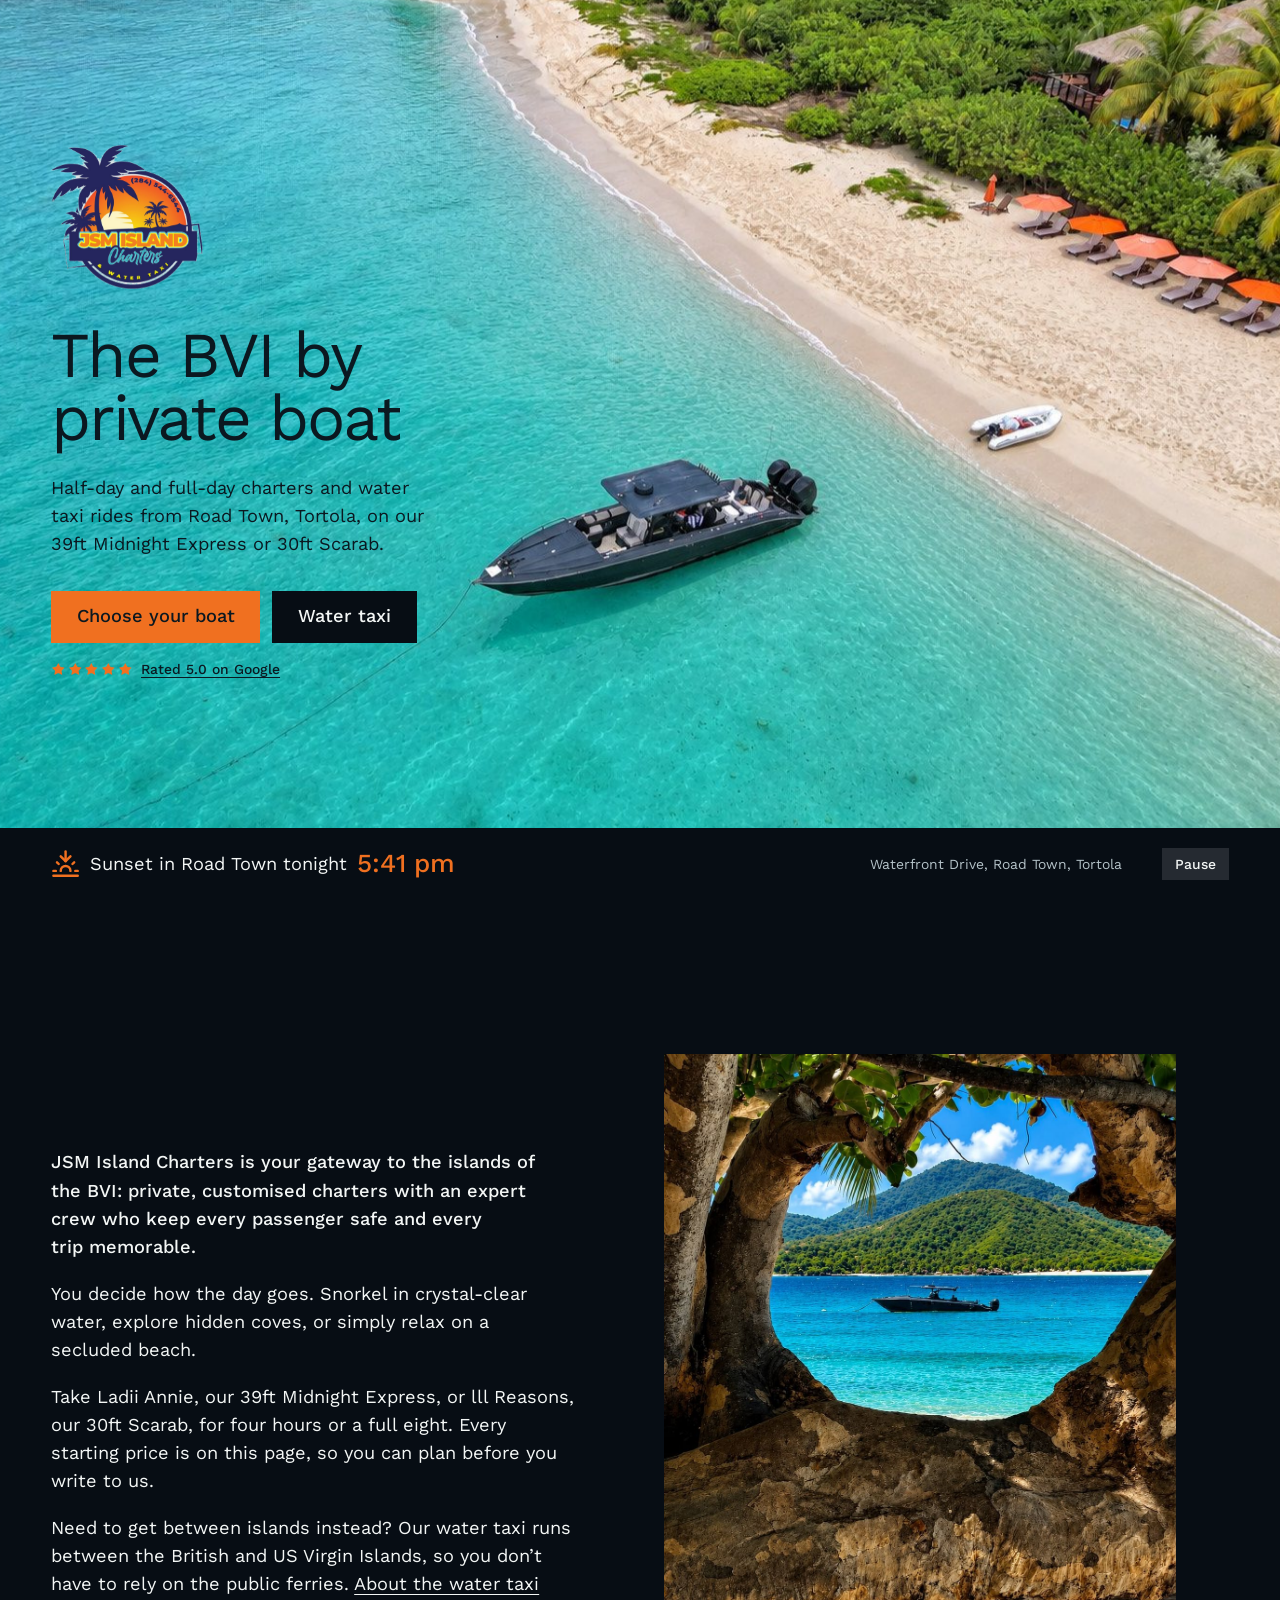
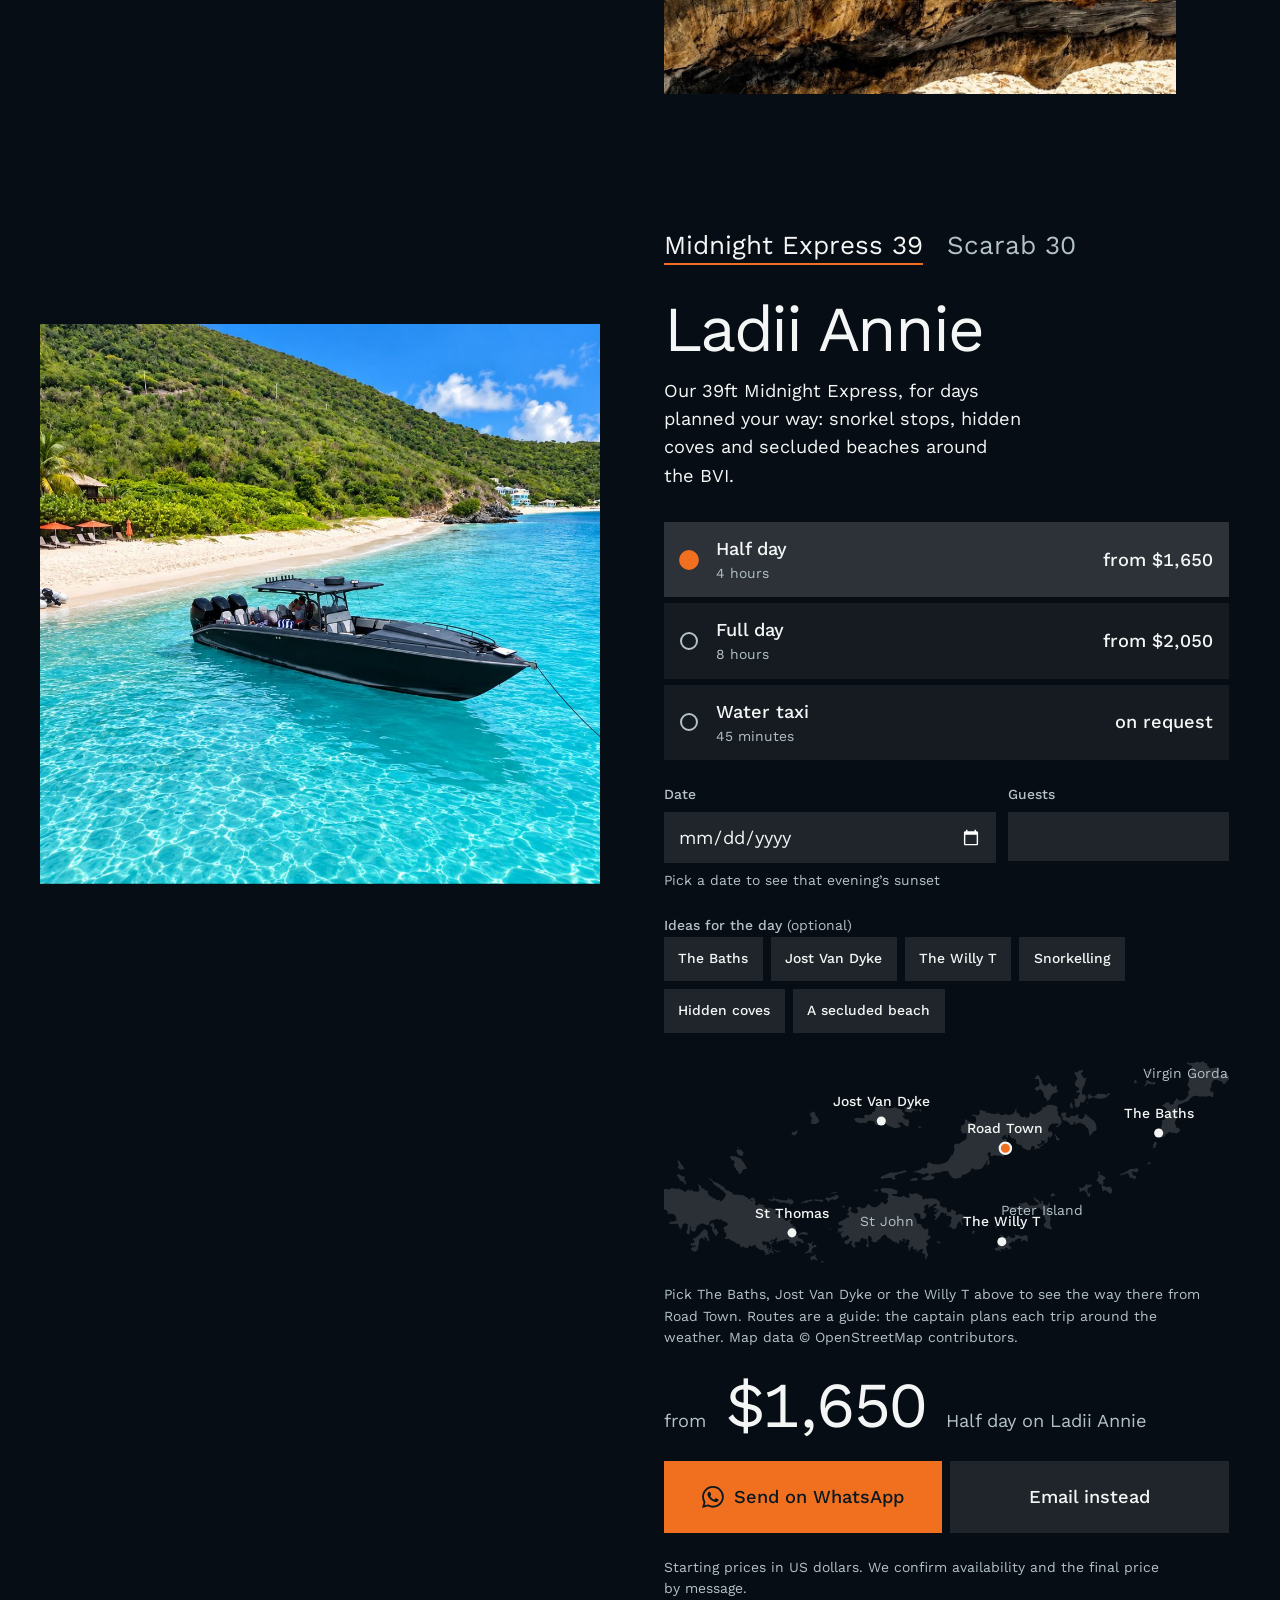
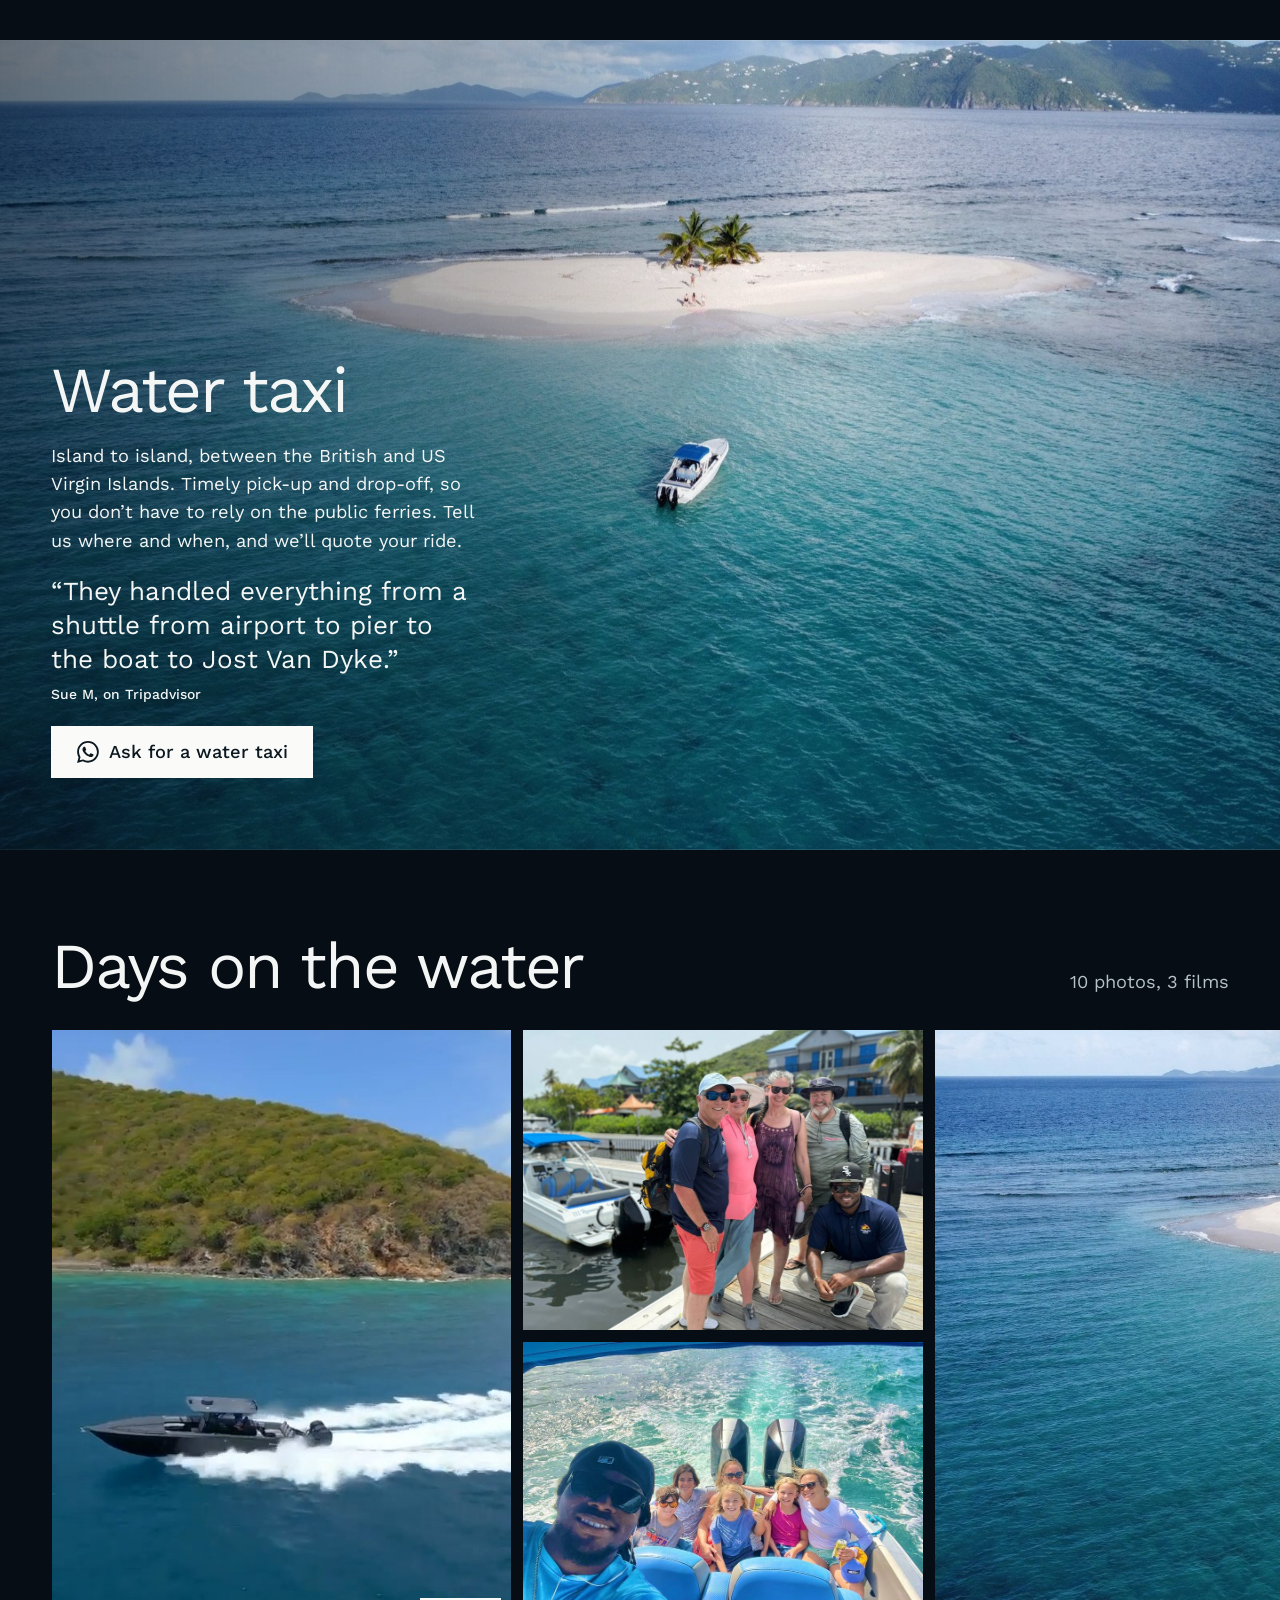
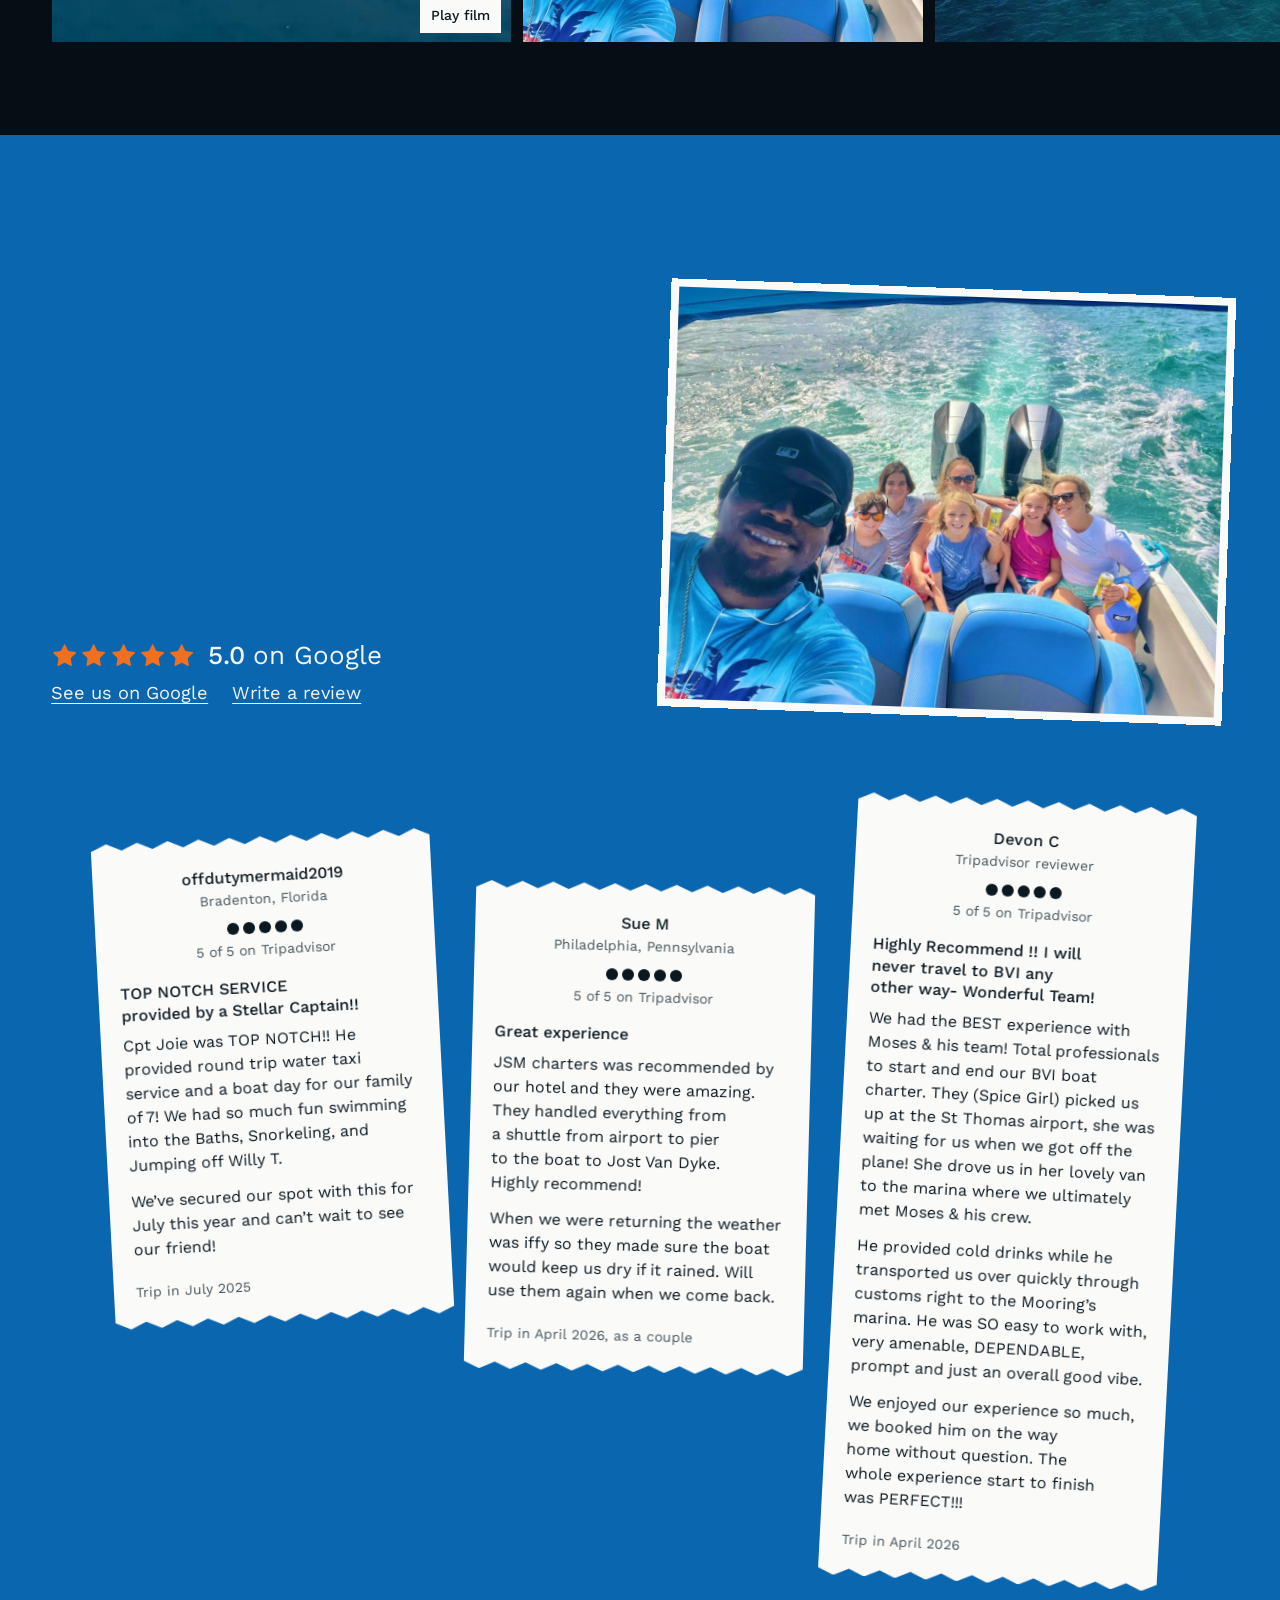
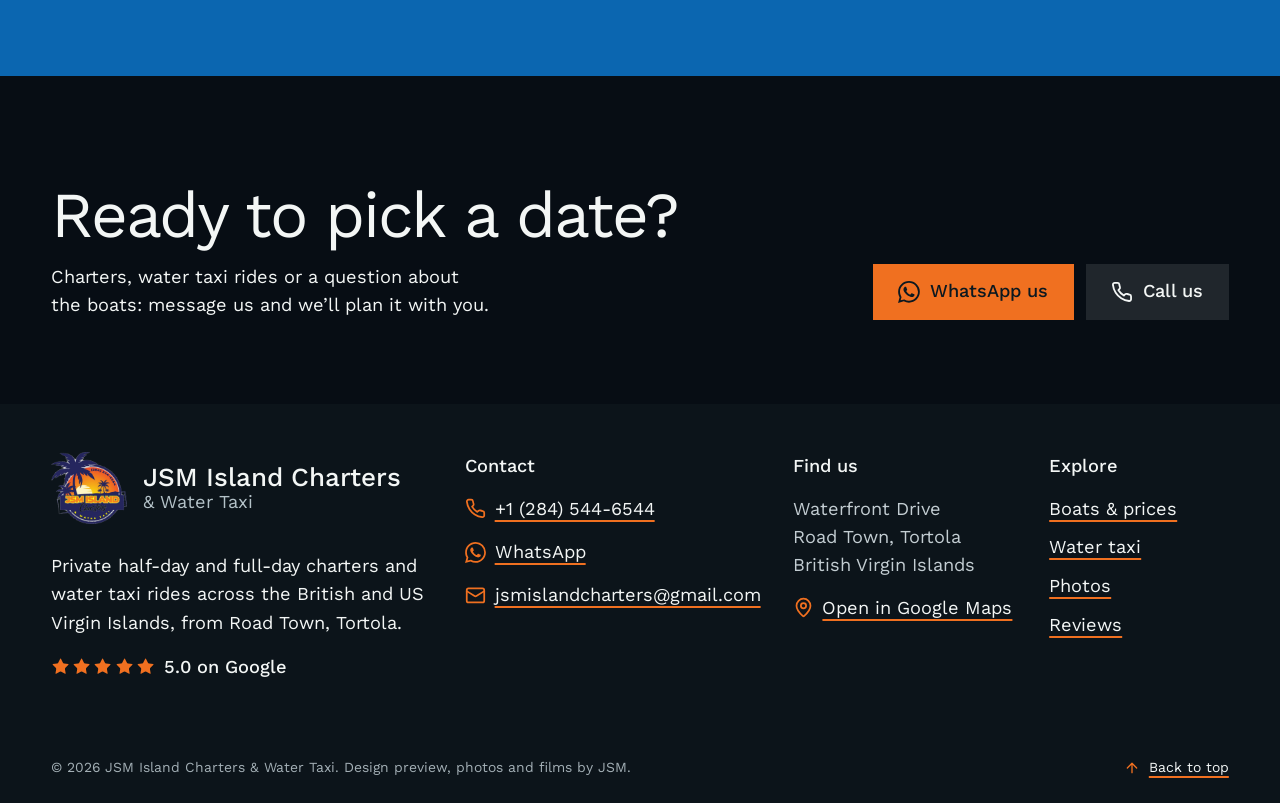
<file: jsm-island-charters/index.html>
<!doctype html>
<html lang="en">
<head>
  <meta charset="utf-8">
  <meta name="viewport" content="width=device-width, initial-scale=1, viewport-fit=cover">
  <meta name="robots" content="noindex, nofollow">
  <title>JSM Island Charters &amp; Water Taxi | Private boat charters in the BVI</title>
  <meta name="description" content="Private half-day and full-day boat charters and water taxi rides from Road Town, Tortola, BVI, on our 39ft Midnight Express or 30ft Scarab.">
  <meta name="theme-color" content="#f1f0ee">
  <link rel="icon" href="img/icon-32.png" sizes="32x32" type="image/png">
  <link rel="icon" href="img/icon-192.png" sizes="192x192" type="image/png">
  <link rel="apple-touch-icon" href="img/icon-180.png">
  <meta property="og:type" content="website">
  <meta property="og:title" content="JSM Island Charters &amp; Water Taxi">
  <meta property="og:description" content="Private boat charters and water taxi rides from Road Town, Tortola, British Virgin Islands.">
  <meta property="og:image" content="https://jose-dev-maker.github.io/previews-clientes/jsm-island-charters/img/og-image.jpg">
  <meta name="twitter:card" content="summary_large_image">
  <script>document.documentElement.classList.add('js')</script>
  <link rel="preconnect" href="https://fonts.googleapis.com">
  <link rel="preconnect" href="https://fonts.gstatic.com" crossorigin>
  <link href="https://fonts.googleapis.com/css2?family=Work+Sans:wght@300;400;500&display=swap" rel="stylesheet">
  <link rel="preload" as="image" href="img/watertaxi-aerial.jpg" media="(min-width: 900px)">
  <link rel="preload" as="image" href="img/hero-ladii-sand.jpg" media="(max-width: 899px)">
  <link rel="stylesheet" href="styles.css">
  <script type="application/ld+json">
  {
    "@context": "https://schema.org",
    "@type": "LocalBusiness",
    "name": "JSM Island Charters & Water Taxi",
    "description": "Private half-day and full-day boat charters and water taxi rides in the British and US Virgin Islands.",
    "image": "img/og-image.jpg",
    "telephone": "+1-284-544-6544",
    "email": "jsmislandcharters@gmail.com",
    "url": "https://www.jsmislandcharters.com/",
    "address": {
      "@type": "PostalAddress",
      "streetAddress": "Waterfront Drive",
      "addressLocality": "Road Town",
      "addressRegion": "Tortola",
      "addressCountry": "VG"
    },
    "geo": { "@type": "GeoCoordinates", "latitude": 18.4140583, "longitude": -64.6152784 },
    "areaServed": ["British Virgin Islands", "U.S. Virgin Islands"],
    "makesOffer": [
      { "@type": "Offer", "name": "Ladii Annie half-day charter (4 hours)", "price": "1650", "priceCurrency": "USD" },
      { "@type": "Offer", "name": "Ladii Annie full-day charter (8 hours)", "price": "2050", "priceCurrency": "USD" },
      { "@type": "Offer", "name": "lll Reasons half-day charter (4 hours)", "price": "850", "priceCurrency": "USD" },
      { "@type": "Offer", "name": "lll Reasons full-day charter (8 hours)", "price": "1450", "priceCurrency": "USD" }
    ]
  }
  </script>
</head>
<body>
  <!-- Icons: WhatsApp from Simple Icons (CC0); phone, sunset, mail, map pin, arrow and star from Lucide (ISC) -->
  <svg class="sprite" width="0" height="0" aria-hidden="true" focusable="false">
    <symbol id="i-wa" viewBox="0 0 24 24"><path d="M17.472 14.382c-.297-.149-1.758-.867-2.03-.967-.273-.099-.471-.148-.67.15-.197.297-.767.966-.94 1.164-.173.199-.347.223-.644.075-.297-.15-1.255-.463-2.39-1.475-.883-.788-1.48-1.761-1.653-2.059-.173-.297-.018-.458.13-.606.134-.133.298-.347.446-.52.149-.174.198-.298.298-.497.099-.198.05-.371-.025-.52-.075-.149-.669-1.612-.916-2.207-.242-.579-.487-.5-.669-.51-.173-.008-.371-.01-.57-.01-.198 0-.52.074-.792.372-.272.297-1.04 1.016-1.04 2.479 0 1.462 1.065 2.875 1.213 3.074.149.198 2.096 3.2 5.077 4.487.709.306 1.262.489 1.694.625.712.227 1.36.195 1.871.118.571-.085 1.758-.719 2.006-1.413.248-.694.248-1.289.173-1.413-.074-.124-.272-.198-.57-.347m-5.421 7.403h-.004a9.87 9.87 0 01-5.031-1.378l-.361-.214-3.741.982.998-3.648-.235-.374a9.86 9.86 0 01-1.51-5.26c.001-5.45 4.436-9.884 9.888-9.884 2.64 0 5.122 1.03 6.988 2.898a9.825 9.825 0 012.893 6.994c-.003 5.45-4.437 9.884-9.885 9.884m8.413-18.297A11.815 11.815 0 0012.05 0C5.495 0 .16 5.335.157 11.892c0 2.096.547 4.142 1.588 5.945L.057 24l6.305-1.654a11.882 11.882 0 005.683 1.448h.005c6.554 0 11.89-5.335 11.893-11.893a11.821 11.821 0 00-3.48-8.413Z"/></symbol>
    <symbol id="i-phone" viewBox="0 0 24 24"><path fill="none" stroke="currentColor" stroke-width="2" stroke-linecap="round" stroke-linejoin="round" d="M22 16.92v3a2 2 0 0 1-2.18 2 19.79 19.79 0 0 1-8.63-3.07 19.5 19.5 0 0 1-6-6 19.79 19.79 0 0 1-3.07-8.67A2 2 0 0 1 4.11 2h3a2 2 0 0 1 2 1.72 12.84 12.84 0 0 0 .7 2.81 2 2 0 0 1-.45 2.11L8.09 9.91a16 16 0 0 0 6 6l1.27-1.27a2 2 0 0 1 2.11-.45 12.84 12.84 0 0 0 2.81.7A2 2 0 0 1 22 16.92z"/></symbol>
    <symbol id="i-sunset" viewBox="0 0 24 24"><g fill="none" stroke="currentColor" stroke-width="2" stroke-linecap="round" stroke-linejoin="round"><path d="M12 10V2"/><path d="m4.93 10.93 1.41 1.41"/><path d="M2 18h2"/><path d="M20 18h2"/><path d="m19.07 10.93-1.41 1.41"/><path d="M22 22H2"/><path d="m16 6-4 4-4-4"/><path d="M16 18a4 4 0 0 0-8 0"/></g></symbol>
    <symbol id="i-mail" viewBox="0 0 24 24"><g fill="none" stroke="currentColor" stroke-width="2" stroke-linecap="round" stroke-linejoin="round"><rect width="20" height="16" x="2" y="4" rx="2"/><path d="m22 7-8.97 5.7a1.94 1.94 0 0 1-2.06 0L2 7"/></g></symbol>
    <symbol id="i-pin" viewBox="0 0 24 24"><g fill="none" stroke="currentColor" stroke-width="2" stroke-linecap="round" stroke-linejoin="round"><path d="M20 10c0 4.993-5.539 10.193-7.399 11.799a1 1 0 0 1-1.202 0C9.539 20.193 4 14.993 4 10a8 8 0 0 1 16 0"/><circle cx="12" cy="10" r="3"/></g></symbol>
    <symbol id="i-up" viewBox="0 0 24 24"><g fill="none" stroke="currentColor" stroke-width="2" stroke-linecap="round" stroke-linejoin="round"><path d="m5 12 7-7 7 7"/><path d="M12 19V5"/></g></symbol>
    <symbol id="i-star" viewBox="0 0 24 24"><path d="M11.525 2.295a.53.53 0 0 1 .95 0l2.31 4.679a2.123 2.123 0 0 0 1.595 1.16l5.166.756a.53.53 0 0 1 .294.904l-3.736 3.638a2.123 2.123 0 0 0-.611 1.878l.882 5.14a.53.53 0 0 1-.771.56l-4.618-2.428a2.122 2.122 0 0 0-1.973 0L6.396 21.01a.53.53 0 0 1-.77-.56l.881-5.139a2.122 2.122 0 0 0-.611-1.879L2.16 9.795a.53.53 0 0 1 .294-.906l5.165-.755a2.122 2.122 0 0 0 1.597-1.16z"/></symbol>
  </svg>
  <a class="skip" href="#main">Skip to content</a>

  <!-- Slim bar that appears once the opening split has scrolled away (desktop) -->
  <header class="topbar" data-topbar aria-label="Site">
    <a class="topbar__name" href="#top"><img class="topbar__badge" src="img/logo-badge.png" width="440" height="416" alt="" loading="lazy">JSM Island Charters</a>
    <nav class="topbar__nav" aria-label="Sections">
      <a href="#boats" data-spy="boats">Boats</a>
      <a href="#water-taxi" data-spy="water-taxi">Water taxi</a>
      <a href="#photos" data-spy="photos">Photos</a>
      <a href="#reviews" data-spy="reviews">Reviews</a>
      <a href="#contact" data-spy="contact">Contact</a>
    </nav>
    <a class="button button--accent topbar__action" href="https://wa.me/12845446544" data-wa-generic target="_blank" rel="noopener"><svg class="ico" aria-hidden="true" focusable="false"><use href="#i-wa"/></svg>WhatsApp us</a>
  </header>

  <main id="main">
    <!-- ============ HERO: the boat, the badge and the words on one picture ============ -->
    <section class="hero" id="top" aria-label="JSM Island Charters &amp; Water Taxi">
      <div class="hero__media" data-slideshow>
        <picture class="hero__slide is-on" data-set="wide tall">
          <source media="(min-width: 900px)" srcset="img/watertaxi-aerial.jpg" width="1448" height="1086">
          <img src="img/hero-ladii-sand.jpg" width="1086" height="1357" alt="Ladii Annie, JSM’s black 39ft Midnight Express, in clear turquoise water off a BVI beach" fetchpriority="high">
        </picture>
        <video class="hero__slide hero__slide--wide" data-set="wide" data-hero-film data-start="1" data-end="15" muted playsinline preload="none" width="848" height="480" aria-label="Short film: lll Reasons, the white Scarab with the blue top, cruising over turquoise water, seen from the air">
          <source src="video/scarab-drone.mp4#t=1" type="video/mp4">
        </video>
        <video class="hero__slide hero__slide--tall" data-set="tall" data-hero-film data-start="7.5" data-end="21.4" muted playsinline preload="none" width="576" height="1024" aria-label="Short film: Ladii Annie running fast past a green island, seen from the air and from the side">
          <source src="video/ladii-annie-run.mp4#t=7.5" type="video/mp4">
        </video>
      </div>

      <div class="hero__copy">
        <a class="hero__badge" href="#top" aria-label="JSM Island Charters &amp; Water Taxi, home">
          <img src="img/logo-badge.png" width="440" height="416" alt="JSM Island Charters &amp; Water Taxi logo">
        </a>
        <div class="hero__words">
          <h1 class="hero-title lines" aria-label="The BVI by private boat">
            <span class="line" aria-hidden="true"><span data-line style="--i:0">The BVI by</span></span>
            <span class="line" aria-hidden="true"><span data-line style="--i:1">private boat</span></span>
          </h1>
          <p class="hero__lede" data-rise style="--i:2">Half-day and full-day charters and water taxi rides from Road&nbsp;Town, Tortola, on our 39ft Midnight Express or 30ft&nbsp;Scarab.</p>
          <div class="hero__actions">
            <a class="button button--accent" href="#boats" data-rise style="--i:3" data-hero-action>Choose your boat</a>
            <a class="button button--hull" href="#water-taxi" data-rise style="--i:4">Water taxi</a>
          </div>
          <p class="hero__proof" data-rise style="--i:5"><a class="proof" href="#reviews"><span class="stars" aria-hidden="true"><svg><use href="#i-star"/></svg><svg><use href="#i-star"/></svg><svg><use href="#i-star"/></svg><svg><use href="#i-star"/></svg><svg><use href="#i-star"/></svg></span><span class="proof__text">Rated 5.0 on Google</span></a></p>
        </div>
      </div>

      <div class="hero__bar">
        <p class="hero__sunset"><svg class="ico" aria-hidden="true" focusable="false"><use href="#i-sunset"/></svg><span>Sunset <span class="only-wide">in Road&nbsp;Town </span>tonight</span> <strong class="hero__sunset-time" data-sunset-time></strong></p>
        <span class="hero__place">Waterfront Drive, Road&nbsp;Town, Tortola</span>
        <button class="hero__pause" type="button" data-slideshow-toggle aria-pressed="false" aria-label="Pause the photos and film">Pause</button>
      </div>
    </section>

    <!-- ============ INTRO: their words, beside a picture of the islands ============ -->
    <section class="intro" id="about" aria-label="About JSM Island Charters">
      <div class="intro__text">
        <p class="intro__first" data-reveal>JSM Island Charters is your gateway to the islands of the BVI: private, customised charters with an expert crew who keep every passenger safe and every trip memorable.</p>
        <p data-reveal>You decide how the day goes. Snorkel in crystal-clear water, explore hidden coves, or simply relax on a secluded beach.</p>
        <p data-reveal>Take Ladii Annie, our 39ft Midnight Express, or lll Reasons, our 30ft Scarab, for four hours or a full eight. Every starting price is on this page, so you can plan before you write to us.</p>
        <p data-reveal>Need to get between islands instead? Our water taxi runs between the British and US Virgin Islands, so you don’t have to rely on the public ferries. <a class="link-plain" href="#water-taxi">About the water taxi</a></p>
      </div>
      <figure class="intro__photo" data-reveal>
        <img src="img/hero-rock-window.jpg" width="1100" height="1375" alt="A dark boat at anchor in a turquoise bay, framed by a natural opening on the shore" loading="lazy">
      </figure>
    </section>

    <!-- ============ BOATS & PRICES: the planner ============ -->
    <section class="planner" id="boats" data-boat="ladii" data-planner aria-labelledby="boats-title">
      <h2 class="sr-only" id="boats-title">Boats and prices</h2>

      <div class="planner__plate">
        <div class="plate" data-reveal-plate>
          <img class="plate__img plate__img--ladii" src="img/boat-ladii-annie.jpg" width="1000" height="1000" alt="Ladii Annie, the black 39ft Midnight Express, at anchor off a beach with orange umbrellas" loading="lazy">
          <img class="plate__img plate__img--reasons" src="img/boat-lll-reasons.jpg" width="960" height="960" alt="lll Reasons, the white 30ft Scarab with a blue top, tied up at a dock over clear turquoise water" loading="lazy">
        </div>
      </div>

      <div class="planner__panel">
        <div class="tabs" role="tablist" aria-label="Choose a boat">
          <button class="tab" role="tab" type="button" id="tab-ladii" aria-controls="boat-panel" aria-selected="true" data-boat-tab="ladii">Midnight Express 39</button>
          <button class="tab" role="tab" type="button" id="tab-reasons" aria-controls="boat-panel" aria-selected="false" tabindex="-1" data-boat-tab="reasons">Scarab 30</button>
        </div>

        <div class="boat" id="boat-panel" role="tabpanel" aria-labelledby="tab-ladii" data-reveal>
          <h3 class="boat__name">
            <span class="for-ladii">Ladii Annie</span>
            <span class="for-reasons">lll Reasons</span>
          </h3>
          <p class="boat__text for-ladii">Our 39ft Midnight Express, for days planned your way: snorkel stops, hidden coves and secluded beaches around the BVI.</p>
          <p class="boat__text for-reasons">Our 30ft Scarab, for the same custom days at a lower price: snorkel stops, hidden coves and secluded beaches around the BVI.</p>
        </div>

        <form class="plan" data-plan-form action="https://wa.me/12845446544" method="get" novalidate>
          <fieldset class="trips">
            <legend class="sr-only">Trip</legend>
            <label class="trip">
              <input type="radio" name="trip" value="half" checked>
              <span class="trip__name">Half day</span>
              <span class="trip__time">4 hours</span>
              <span class="trip__price"><span class="for-ladii">from $1,650</span><span class="for-reasons">from $850</span></span>
            </label>
            <label class="trip">
              <input type="radio" name="trip" value="full">
              <span class="trip__name">Full day</span>
              <span class="trip__time">8 hours</span>
              <span class="trip__price"><span class="for-ladii">from $2,050</span><span class="for-reasons">from $1,450</span></span>
            </label>
            <label class="trip">
              <input type="radio" name="trip" value="taxi">
              <span class="trip__name">Water taxi</span>
              <span class="trip__time">45 minutes</span>
              <span class="trip__price">on request</span>
            </label>
          </fieldset>

          <div class="plan__fields">
            <label class="plan__field">
              <span class="plan__label">Date</span>
              <input class="field" type="date" name="date" data-plan-date>
              <span class="plan__hint" data-sunset-for-date aria-live="polite">Pick a date to see that evening’s sunset</span>
            </label>
            <label class="plan__field">
              <span class="plan__label">Guests</span>
              <input class="field" type="number" name="guests" min="1" inputmode="numeric" data-plan-guests>
            </label>
          </div>

          <fieldset class="ideas" data-ideas>
            <legend class="plan__label">Ideas for the day <span class="plan__optional">(optional)</span></legend>
            <div class="ideas__list">
              <button type="button" class="idea" aria-pressed="false" data-place="baths">The Baths</button>
              <button type="button" class="idea" aria-pressed="false" data-place="jvd">Jost Van Dyke</button>
              <button type="button" class="idea" aria-pressed="false" data-place="willyt">The Willy T</button>
              <button type="button" class="idea" aria-pressed="false">Snorkelling</button>
              <button type="button" class="idea" aria-pressed="false">Hidden coves</button>
              <button type="button" class="idea" aria-pressed="false">A secluded beach</button>
            </div>
          </fieldset>

          <label class="plan__field plan__route" data-route hidden>
            <span class="plan__label">From and to</span>
            <input class="field" type="text" name="route" placeholder="St Thomas airport to Road Town" autocomplete="off" data-plan-route>
          </label>

          <figure class="chart" data-chart data-show="">
            <div class="chart__box">
              <svg viewBox="0 0 1000 374" role="img" aria-label="Map of the Virgin Islands: Road Town on Tortola, with routes to The Baths on Virgin Gorda, Jost Van Dyke, the Willy T at Norman Island and Red Hook on St Thomas">
                <path class="chart__land" d="M21.2 276L21.7 278.6L21.1 280.7L24.1 282.7L19 282.8L18.5 284.1L9.6 284.5L9.8 287.7L11.2 288.5L24.4 288.3L28.9 298.7L31.1 294.7L32.9 294.1L32.9 288.6L37 287.1L41 288.4L42.9 290.8L41.4 292.4L42.2 296L39.5 302.1L40.4 305.9L42.9 307L44.6 306.9L45.5 305.6L46.5 293.2L47.9 293.1L48.5 294L47.2 296.8L49.2 300.8L53.7 302.1L56.3 300L56.4 295.4L61.5 294.8L56.9 294L58.8 292.1L61.8 292.8L59.4 291.9L60.4 289.6L62.5 290.3L62.3 291.9L64.9 288.2L69.8 287.5L71.8 288.5L73.3 290.3L73 290.9L74.7 290.1L78.2 290.8L80.6 288.9L79.9 285.4L83.5 282.4L95.3 279.5L96 281L94.5 281.1L97.2 281.5L98.4 280L101.7 280.5L102.8 281.4L103.3 283.9L106.7 283.8L111 286L113.9 289.6L103 296.6L105.6 295.8L105.9 298.1L107.5 300L106.5 301.2L106.9 303L108.3 303.2L110.6 306L109.9 306.8L110.6 310.4L109.4 311.7L108 311.5L108 315L115.6 314.6L116.8 315.2L116.6 316.5L118.6 316.8L120.5 318.6L122.6 318.4L123.9 320.6L126.3 321L126.8 322.4L129.1 323.7L132.9 323.5L134.7 326L135.7 330.2L140.9 327.8L142.6 330.7L144.7 330.2L148.1 332L149.3 331.6L148.9 328.7L150.9 326.5L153 326.5L153.1 328.5L154 329L160.8 325.4L163.2 328.3L163.1 329.4L164.1 330.5L165.8 330.6L167.2 333.3L170.6 333.8L171.5 335L174.9 334.6L177.5 335.9L177.5 338.1L180.2 339.8L179.3 342.1L179.8 344.3L184.1 341.9L187.8 341.3L186.1 339.2L185.6 340.1L185.5 338.2L183.2 335.3L185.9 333.3L186.4 331.5L181.5 331.9L182.7 328.7L181.6 327.2L182.3 325.5L180.4 326.4L175.5 325.7L173.6 321L174.7 319.4L176.7 319.1L179.9 320.4L183.4 320L185 321.1L185.7 319.8L187.5 319.6L189.9 317.7L190 315.9L194.9 316.8L195.6 315.3L197.5 314.7L198.2 312.1L198.9 312.1L201.2 315L198.7 316.9L199.9 321.1L201.2 322L203.1 318.9L207.1 319L207.6 317.4L208.8 316.8L210.6 318L212.5 317.9L213.6 315.4L216.2 315.9L217.2 315.2L222.3 317.6L222.4 319.2L220.4 321L222.6 322.1L224.9 321.1L226 323.3L227.3 322.8L230.4 323.7L230.8 326.8L232.9 328.9L236.1 326L235.7 324.1L233.4 323.3L233.6 320L234.9 318.5L236.2 318.4L237.9 320L240.8 318.2L243.5 322.5L247.7 322L248.8 321.1L245.8 319.6L245.9 316.3L244.4 316.2L243.7 314.9L240.7 315.2L239 312.8L237.9 312.8L237 310.7L237.5 308.6L245.2 306.4L249.2 307.8L253.8 308L255.2 306.1L251.8 303L246.1 302.6L240.3 304.8L238.6 307.3L235.7 308.7L232.4 308.6L229.4 305.6L223.3 309L218.9 309.5L219.5 307.4L224 304.5L226.9 304L228.7 301L232.5 300.2L234.2 298.2L234.2 296.5L230.9 293.2L226.4 292.2L226.4 291.3L229.4 292.6L229.8 291.9L228.1 291.3L227.6 290.2L227.9 289.1L229.4 288.8L228.7 288.1L226.5 289.3L223.8 287.5L223 283.4L226.2 281.9L223.9 279.9L220.9 280.9L218.1 283.4L215.6 283.2L213.9 280.6L208.6 275.8L207 272.2L198 270.5L197.1 268.7L197.6 266.9L201.6 264.5L204.5 265.3L204.8 264.1L202 263.5L197.7 264.5L195.7 262.3L192.8 261.9L189 259.7L185.5 260L183.3 262.1L181.7 262.1L181.6 258.8L177.9 259.5L176 258.7L175.8 257.6L177.8 256.8L178 255.6L174.7 254.4L171.8 254.6L171 253.3L166.8 253.2L166.8 255L162.6 255.9L160.9 254.1L162.1 250L161.3 247L160.5 247L161 245.9L160.1 245.3L161 244.6L158.7 242L155.3 241.6L154.1 243.1L152.6 243.1L154.3 243.8L154.4 246L155.2 245.7L157.1 247L155.9 248.3L153.4 246.6L154.4 245.6L153.6 244.1L150.3 245.3L148 242.3L139 237.4L135.3 237.8L131.5 236.3L127.1 236.7L125.8 235.8L124.3 236.6L124.2 237.7L122.3 236.2L120.3 232.4L117.2 231.8L114.9 229.4L114.4 229.9L112.1 228.7L110.7 228.9L107.8 226.4L107.7 224.4L105.4 223.2L105.5 222.1L103.8 221L101.3 220.8L99.3 218.1L96.4 217.9L95.5 216.2L87.9 213.7L83.7 209.2L78.6 206.8L79.7 208.6L84.7 212.5L87.9 217.7L94.4 223.1L97.5 224.4L101.5 228.2L105 230.1L109.8 235.9L106.2 243.3L101.3 248.1L100.1 248.5L97.5 246L92.9 245.9L91.2 243.7L86.3 242.5L85.2 241L80.9 239.2L77.8 235.2L77.5 230.7L76.5 229.6L75.2 228.7L74.1 229.2L72.3 228.4L69.7 225.1L67.7 225.6L66.5 225L64.1 219.7L63.7 220.4L60.1 217.4L59.7 218.6L61.9 221.3L61.6 225L63 228L60.9 231L57.3 231.5L56.2 230.5L54.9 231.1L51.1 230.4L48.3 226.8L47.6 229.3L45.3 230L42.9 226.8L41.8 228.5L40.2 228.9L39.6 231L37.8 231.6L33.1 229.6L32.7 228.6L27.7 226.9L25.7 225.2L22.2 226.6L12.5 224.9L11.6 226.7L7.9 227.7L3.2 226.3L2.5 227.2L1.1 227L-2.9 224.6L-1.1 226.5L-3.2 228.9L-2.3 229.9L-3.7 231.6L-3 235.4L-4.6 237.4L-7.1 237.9L-5.9 241.7L-6.5 243.2L-8.5 244.3L-10.8 243.8L-12.4 241.2L-14.7 240.5L-15.4 239.6L-14.9 238.3L-16.4 236.3L-20.3 236.3L-21.9 235.3L-21.7 234.5L-22.8 234.8L-24.4 232.7L-26.8 232.5L-27.5 233.4L-25.3 235.8L-25.4 238.6L-27.7 242L-33.8 241.4L-35.4 243.8L-36.8 244.2L-38.2 243L-41.9 243.3L-45 244.4L-46.5 245.9L-47.8 245.5L-48.3 243.8L-53.7 243.6L-54.2 242.2L-54.9 243.5L-56.1 243.8L-57.8 242.8L-60.3 243L-61 246.4L-65.3 245.5L-69.8 246.1L-67.5 250.2L-69.9 254.5L-72.3 254.7L-71.2 256.9L-72.3 258.4L-81.1 258.9L-82.1 257.6L-81 255.6L-82.1 255.9L-81.9 254.9L-82.7 255L-83.8 259.4L-81.5 259.1L-81 260.2L-82.1 261L-81 260.7L-80.6 262.1L-79.3 262.1L-76.3 266.2L-74.9 265.7L-70.8 270.3L-69.6 269.5L-66.2 270.5L-62.4 276.3L-59.2 278.5L-55.9 277.7L-52.1 278.4L-51 274L-49.4 273.1L-47.2 274L-45.7 273.2L-44.7 274.3L-42.9 273.7L-40.8 271.1L-38.8 271.5L-37.4 275.2L-34.5 276.7L-31.6 273.3L-29.1 273L-27.3 271.4L-24.6 272L-21.9 270.3L-18.8 270.3L-8.4 260.9L-3.5 261.2L2.9 263.2L6.8 266.5L6.7 271.6L9.9 270L17.7 271.5L21.2 276ZM464.2 350.3L465.1 349.6L464.3 346.9L466.8 345.9L467.7 342.8L466.2 340.7L463.8 329.3L465.4 326.8L468.7 327.3L466.9 325.5L466.3 322.5L464.1 320.2L464 318.5L465.9 316.7L467.2 317.7L469.7 314.2L471.9 313.3L472.1 311.3L470.4 309L467.8 308.9L467.1 307.7L467 306L468.7 302.7L467.8 301.9L468.4 299.6L467.8 297L466.9 296.4L464 298L461 297.7L456.1 292.5L455.1 288.9L449.8 288.7L448.5 287.8L446.7 281.6L447.1 279.3L444.6 277L442 271L444.5 270.2L444.2 269.5L445.2 268.4L447.4 269.4L451 268.7L449.6 271.4L450.4 272.3L452.3 270.1L453.4 271.4L454.1 278.5L456.6 280.1L457.8 279L459.3 279.6L463.6 276.3L464.6 271.8L462.2 269.1L460.5 269.1L459.3 267.9L461.9 261.4L460.7 259.9L461.5 256.5L465.3 254.2L468.6 254L468.5 256.2L467.1 256.3L469 261.8L470.6 257.8L476 256.5L476.9 253.6L482.3 252.8L483 253.4L481.8 256.7L479.3 257.1L477.9 259.6L478.8 261.1L481.6 260.1L481.9 261.5L483.7 261.9L482.5 263.7L478.7 264.4L478.7 266.4L479.1 267.4L479.8 267.1L483.5 265.3L485.8 262.4L486.6 263.1L485.3 266.2L481.7 269.1L482.7 271.7L479.9 271.4L479.7 270.6L477.8 272.7L481.5 276.2L481.5 277.7L479.7 279L479.5 280.8L480.5 281.9L483 280.2L482.9 278.1L487.4 274.8L489.5 269L493.2 268.1L494.9 268.4L496.3 271.9L497.6 269.2L499.4 269L500.6 270.4L499.6 272.1L499.9 273.5L502.6 273.7L504.7 275.1L505.1 274.3L506.4 274.3L509.5 277.3L509.3 279.8L507.5 281.7L508.9 286.3L507.5 287.1L507.2 289.1L502.5 293.8L503 294.4L504.9 293.1L507.3 293L508.5 294.1L509.3 297.1L509.8 296.5L513.7 297.6L518 295.9L518.5 291L520.6 286.3L522.2 284.7L523.9 284.7L525.7 287.1L525.9 288.9L528.4 290.9L529.2 290.5L528.7 287.5L526.8 285.5L527 283.6L526.1 281.5L528.8 279.9L531.2 280.1L529.8 276.9L531.2 274.5L529.1 273.7L528.5 271.9L523 270.8L520.7 271.2L518.7 273.1L517.3 272.5L516.4 270.2L517.9 265.6L514.7 266.1L513.2 263.9L509.3 262.9L508.3 264.1L507.4 267.7L501.8 267.5L499.5 259.6L498.1 259L495 259.8L488.4 255.8L488.2 248.7L483.9 246.1L482.3 244.1L480.4 244.2L477.5 242.8L468.6 243.3L466.3 244.5L463.1 243L459.7 245.5L457.9 244.4L457.7 241.2L456.4 238.7L451.4 236.6L449 234.4L445.1 234L439.8 236L436.3 234.9L435 233.2L433.4 237.8L435.4 240.7L434.2 242.2L430.5 242.2L423.9 238.8L420.5 240.2L414.7 241L411.5 239.2L407.5 239.1L403.8 237.2L404.1 235.4L411 235.8L413.1 233.9L413.9 230.7L410.6 227.9L407.9 227.9L405.4 226.4L400 225.2L386.6 224.9L384.4 226.4L383.3 228.7L385.2 230.5L385.4 232.5L394.1 233.6L397.1 236.9L397.1 240.7L394.8 245.8L396.8 246.7L396.9 247.7L393.5 253.1L392.4 253.7L390.1 253L388 250L384.3 250L384.5 251L381.8 254.1L376 258.3L372.8 259L367.8 258L365.7 256.5L366.1 254.5L363.7 254.6L360.7 253.1L359.2 254.6L359.8 255.9L356 260L352.1 261.2L348.6 260.5L348.9 257.6L346 259.2L343.6 257.7L342.4 257.9L340.6 260.7L343 262.8L343.5 267.2L341.4 269.6L339.3 270.2L331.8 267.3L329.9 264.8L330.2 263.2L332.4 262.1L331.5 258.2L331 257.4L330.5 258.4L328.3 258.4L326.9 259.3L327.1 261.5L325 262.4L325.6 264.1L327.4 265L327.4 268L324.1 271.5L324.4 272.6L327.3 273.1L327.8 275.5L326.9 277.3L322.5 277.6L319.6 280.8L317.5 281.2L315.2 283L313.5 283L310.6 285.2L308.2 285.9L309.2 287.1L309 289.5L310.5 290.8L314.3 290.2L316.1 293.1L317.4 293.3L315.9 294.7L313.8 292.7L314.2 295L312.2 296.7L310.3 296.8L309.2 295.4L307.9 296L307.7 298L309.1 300.5L307.1 302.7L307.2 303.9L308.8 304.2L310.8 302L312.6 303L314.9 301.3L317.4 301.6L316.8 303.4L315.1 303.2L312.5 304.4L313.4 309.4L315.4 312.3L315.1 314.1L316.3 314.3L317.9 311.5L319.9 311.4L324.7 308.3L327.7 311.8L328.1 313.4L326.4 315.1L323.1 317.3L319.5 318.2L320.4 323.9L321.2 324.4L321.5 323.4L324.9 324.3L326.7 323.4L330 319L331.7 318.1L333.4 320.1L331 323.7L331 325.5L332.8 325.2L334 326.1L333.8 329.4L337.3 330.2L339.5 328.2L336.6 324.2L338.6 320.7L339.6 320.1L341.8 321.4L342.4 319.9L347.2 320L348.1 314L350.3 313.2L353.1 314L354.5 316.2L356.2 314.5L358 315.2L360.6 321.3L360.1 323.1L358.4 324.4L358.2 327.9L361.4 330.4L362.6 328.6L361.8 323.7L363.3 322.2L362.1 320.9L360.8 315.8L361.8 310.1L362.9 309.6L365 310.5L367.5 313.1L368.2 315.6L366.7 317.8L367.6 319.1L372.6 321L375.1 320.8L377 320.2L377.4 318.4L384.5 313.3L384.1 312.3L385.1 311.1L391.4 306.8L393.9 309.2L395.3 311.9L401.4 315.7L404.8 319.3L405.7 318.6L407.3 320.3L412 321.2L413.3 323.3L415.4 322.8L415.8 324.6L416.6 323.7L416.1 321.3L417.4 317.3L419.2 317L421.8 319.9L423 318.5L422.1 315.7L424.2 314.2L426.7 314.9L427.4 319.2L426.1 320.8L426.1 322.2L427.7 321.2L428.9 316.1L431.2 315.9L433.8 316.8L435.2 318.5L433.4 321.2L434.5 325.1L430.9 328.3L433.5 330.4L433.6 332.9L432.2 334.1L432.6 335.5L433.2 335.9L433.7 334.9L435.5 335.4L436.5 330.8L439.2 328L441.5 329L441.2 332.5L443.8 334.6L445.2 334.2L446 332.6L447.7 333.1L448 334.1L446.9 337L448 338.1L450.6 335.6L452.4 335.5L452.8 333.9L458.5 332.7L459.4 335L457.4 336.5L457 339.3L458.4 341.5L460.3 340.7L462.5 342.2L462 350.4L462.9 351.4L463 350.5L464.2 350.3ZM-19.3 339.4L-19.9 340.7L-19.3 342.3L-18 341.7L-16.7 342.3L-16.8 341.5L-15.6 341.1L-13.6 341.7L-11.9 340.1L-16.2 335.8L-17.3 337L-18.3 336.9L-18.2 338.6L-19.3 339.4ZM-17.4 334.1L-16.4 334.9L-15 334L-16.9 332.6L-17.7 333.3L-17.4 334.1ZM53.6 321.2L50.1 323L48.8 322L47.6 322.9L47.9 324L46.8 325.7L49.1 327.3L49.8 326.3L52.2 326.7L53 329.5L54.5 329.2L53.5 328.6L53.8 327.2L56.4 326.5L56 329.1L52.2 330.4L50.4 329.4L47.8 332L48.7 333.1L48.1 334.9L51.4 336L52.7 337.9L53.2 337.1L55.9 337.6L57.1 336L59.1 335.5L60.1 333L60 330.1L61.5 326.8L62.4 315.3L64.4 315.5L65 314.2L68.7 312.7L69.7 313.7L70.1 316.2L71.6 316.1L72.2 315.5L71.3 312.2L73.5 311.3L74.6 314L76.8 314.6L76.3 317.8L80.6 318.8L80.2 315.5L78.6 313.2L79 310.6L76.8 308.8L78 306.5L77.1 304.3L78.1 302.2L76.6 300.6L74.6 300.6L73.8 297.6L70.1 298.4L68.4 301.7L66.8 301.8L64.9 303.4L64.8 306.1L61.7 307.2L60.4 310.2L56.6 311.6L54.4 314.2L52.2 313.5L50.5 317.3L53.8 317.3L53.6 321.2ZM185.8 334.8L184.8 335.4L186.4 339.1L189.3 338.8L193.2 341.4L194.3 341.1L192.8 337L191.5 336L189.3 335.7L188.6 336.8L188.5 335.6L185.8 334.8ZM190.7 332.7L189.9 331L190.3 330.1L191.1 330.4L191.1 328.6L189.7 328.3L189.1 326.9L190 324.1L194.2 319.7L193.9 317.9L191 318.6L191.2 320.7L187.6 320.2L185.1 321.4L185.7 322.7L188.1 323.6L187.5 324.1L188.8 326.1L187.5 326.6L188.9 327.5L189.7 331.7L187.6 332.7L187.1 334.2L192.6 335.7L190.7 332.7ZM138.7 194.5L141.2 191.7L146 191.4L146.6 189.3L140.1 178L138.3 176.7L136.2 173L124.9 168.2L123.5 169L121.4 167.9L119.7 168.1L116.9 169.6L116.5 170.9L118.8 172.5L119.7 175.5L122.4 175.8L124.5 177.2L125.4 179.3L123.4 182.4L123.9 186.1L125.1 188.6L126.9 189.5L127.7 193.2L131.5 195L131.5 197.6L133.1 199.9L137 198.7L138.7 194.5ZM27.1 210.7L34.2 213.8L37.5 218.6L39.5 217.9L38.4 212.8L35.5 210.2L37.2 204.7L31.4 204.1L27.1 200.7L23.4 201.2L22.5 202.4L27.2 208.2L27.1 210.7ZM29.6 180.8L28 179.3L28.2 177.9L23.6 175.1L25.2 179.1L24.3 179.4L24.8 181.7L26.6 184.3L26.1 186.2L24.1 186.4L24.9 189L27.8 191.7L30.3 192.7L35 190.9L35.4 191.5L36.7 189.4L35.3 188.8L32.3 184.3L30.7 183.6L29.6 180.8ZM89.3 293.4L89.5 290.9L85.9 287L84 287.3L81.8 289.9L81.8 292.3L85.7 293.8L85.2 296.8L86.7 302.9L88.5 303.5L88.6 305.8L90.5 307.4L90.6 309.3L92 310.3L93.3 307.5L96.7 304.2L94.1 301L93.8 297.8L91.7 296.6L90 298.5L88.9 298.3L89.3 293.4ZM200.1 248.7L205.5 251L213.1 250.6L216.4 251.9L220.8 251.9L222.4 252.8L223.4 254.9L230.2 250.6L228.8 250L228.8 247.7L225.1 244.5L223.6 244.5L222.5 245.7L221 245.4L221.6 244.4L219.6 241.1L218.9 245.9L214.4 247L212.2 245.8L209.9 247L208.8 246L197.4 244.1L195 242.9L195.4 241.5L192.6 240.1L193.4 243L192.6 244.4L190.9 245.2L185.6 244.6L183.3 245.5L186.6 247.2L192.9 247.8L195.5 246.6L198.2 247.2L200.1 248.7ZM179.7 325.6L180.9 324.4L180.5 322.8L179 323.7L179.4 324.7L178.1 324.2L179.7 325.6ZM200.8 338L205.4 337.3L206.3 336.8L206 335.9L200.3 336.5L194.5 333.9L195.5 335.8L200.8 338ZM260.5 335L264 330.6L266 329.5L268.8 329.7L270.1 327.6L269.4 325.7L266.4 325.4L265.4 325.8L264.8 327.7L262 327L262.1 324.2L264.6 320.9L264.5 319.9L263.5 319.7L260.3 323L256.6 322.4L254.2 323.3L253.5 325.1L255.7 325.5L256.5 326.6L256.7 333.9L252.8 338.1L249 339.8L249.9 341.3L257.3 338.7L259.4 340.1L261.4 338.5L263.6 339.2L263.5 337.7L261.7 337.6L260.5 335ZM283.1 356.5L283.2 354.9L278.9 354L278.1 352.6L278.6 355.2L277.9 356.6L279.6 357.2L279.5 358.1L280.5 356.1L283.1 356.5ZM271.3 353.5L271.7 351.9L270.8 349.7L269.2 349L267.6 345.9L268.8 343.9L267.1 342.2L266.2 341.9L266.2 344.1L264.9 345.6L260 345.8L259.3 352.1L261.3 352.6L265.4 350.5L267.6 351.9L269.5 351.8L269.8 353.3L271.3 353.5ZM244.4 252.4L249.4 250.4L251.6 251.7L256.1 248.7L259.8 248.7L264 247L264.5 245.8L261.7 245.4L248.9 247.3L246.4 249.9L242.6 250.6L242 251.9L244.4 252.4ZM265.6 246.5L270 248.1L273.8 247.8L279.4 249.5L281.4 248.5L282.2 246.6L281.5 245.5L272.1 245.5L269.2 244.4L266 245.5L265.6 246.5ZM1006.5 -3.6L1003.8 -7.2L1003 -12.3L1001.7 -13.7L1000.4 -12.3L999 -12.1L993.9 -14.6L992 -14L992.2 -11.4L995.3 -8.1L997.3 -7.2L999.4 -3.7L1000.8 -2.9L1002.3 4L1003.9 4.4L1006.8 3L1011.8 2.7L1017.6 0.3L1015.9 -2L1008.6 -2.7L1006.5 -3.6ZM1020.8 -8L1023.5 -10.7L1020.7 -12.1L1017.5 -10.8L1015.5 -9.1L1015.3 -7.6L1016.8 -6.2L1019.1 -6.1L1020.8 -8ZM964.6 -7.5L965.7 -10.9L967.8 -13.7L967.8 -18L966.3 -16.1L963.2 -17.4L961.6 -17.2L962.5 -15.1L960.8 -14.9L960.7 -13.2L959.7 -13L959.4 -11.9L951.1 -10.2L952.6 -6.5L955.2 -5.4L956.4 -3.6L958 -4.5L959.4 -4L964.2 -6.2L964.6 -7.5ZM895.5 -2.2L896.8 -3.3L896.9 -4.7L895.9 -4.7L895.9 -3.9L894 -4L894.4 -2.5L895.5 -2.2ZM909.5 79.6L911 77.5L913.9 75.9L915.9 76L922.1 72.5L925.5 72.4L927.7 70.2L929.8 69.9L930.8 67.1L932.3 66.7L932.3 65.6L937.9 62L943.6 61.6L949.1 63.3L954.4 62.5L956.4 63.9L960.1 62.2L962 62.8L966.2 61.5L969.3 63.6L972.5 63.6L972.2 60.9L973.3 59L972.3 55L971.2 53.8L969.7 53.7L969.4 54.5L971 56L968.6 55.8L966.9 51.2L967.1 48.1L970.1 45.4L968.7 44.2L969.7 39.2L971.8 35.2L974.3 33.3L979.3 33.4L981.9 34.8L984.7 35L988.7 37.8L991 41.4L993.6 40L997.8 34.7L1000.6 32.9L1002.4 32.8L1004.9 36.3L1007.9 36.5L1014.9 32.8L1021.9 32.4L1023.5 29.8L1022.6 25.7L1028 21L1032.9 18.8L1034.5 19L1041.4 17.1L1044.8 19.1L1046.6 19L1047.9 21.1L1050.4 18.9L1055.7 17.4L1061 14.4L1063 14.4L1066.5 15.8L1068.2 15.1L1068 12.9L1069.9 12.5L1070.6 11.2L1069.5 11.2L1070.5 9.5L1069.6 8.9L1075.4 7.1L1078 3L1079.4 3.7L1080.7 2.4L1078.4 1.3L1077.2 2.1L1068.9 2.9L1067.2 6.6L1065.3 7.5L1061.1 6.6L1060.4 4.8L1054.1 4.2L1051.6 5.6L1047.8 5.9L1044.8 7.1L1042.7 10.9L1038.6 12.3L1032.7 16.4L1030.6 14.1L1033.4 9.9L1035.8 8L1036.3 6.4L1035 4L1033.3 3.3L1022.1 5L1019.2 7.1L1020.4 14.7L1018.5 16.2L1018.7 17.6L1021.3 19.7L1025.3 20.5L1024.5 22.1L1016.4 22.4L1009.9 21L1008.7 22.8L1005.5 21.7L1004.1 24.9L1001.4 26.3L999.7 26.1L996.5 23.8L992.6 24L988.3 24.6L983.4 26.8L981.1 25.5L979.7 27.7L979 27.1L979.1 22.2L983.9 15.7L983.2 13.9L981.1 12.8L978.6 13.1L978.1 9.9L974.4 12.7L970.2 12.6L967.8 13.9L966.7 13.4L961.9 7.9L961.2 4.1L956.5 3.5L955.7 -1.1L953.3 1.6L951.8 1.1L948.8 3.1L946.7 1.9L941.5 1.6L937.7 3.9L934 3L931.6 3.9L926 1.6L926.7 3.2L926 2.9L925.8 3.7L926.8 5.8L933.3 7.6L935.2 10.2L933.3 13.1L933.9 16.4L933.2 19.4L929.8 24.6L927.7 26L929.5 28.3L930 30.8L928.7 34.4L929.6 37.2L928 38.3L927.1 41.3L925.8 42.3L927.3 42.8L931.2 49.5L927.1 56.2L928.6 57.3L928.6 61.1L923.7 66.7L918.1 70L916.4 70.4L915.4 69.5L912.5 70.6L907.1 65.7L905.7 69.8L904.2 71L902.3 70.9L903.6 74.1L901.3 76.1L896.3 77.3L894.4 75.4L895.1 73.5L894.3 72.6L892.2 73.3L888.8 72.9L887.2 75.7L881.2 79.4L886.9 81.5L891.1 86.8L892.1 88.8L891 94L892.1 91.9L894 92.3L893.1 95.6L890.4 95.1L888.9 99.8L885.9 103.5L883.6 104.8L882.3 104.2L881.7 105.1L882.2 111.3L880.2 115.8L880.7 119.3L878.9 120.7L880.5 121.5L881 123.5L879.6 124.8L879.7 126.9L877 129.3L878.2 131.1L877.5 131.7L876.4 131L876.1 131.8L876.8 133.4L880.6 135.7L884 133.7L886.1 134.3L888.5 129.5L890 128.2L891.5 128.5L893.1 126.5L896.2 125.9L898.5 127L904.7 127.1L906.5 128.6L908.7 126.9L910.4 127L912.9 123.9L914.1 124.3L914 122.3L911.1 118.3L908.5 118.8L907.6 118.1L904.4 109.9L907.6 100.2L909 92.5L908.3 92.2L908.9 88.4L910.2 86.1L909.4 84.5L909.5 79.6ZM372.3 230.6L378.2 231L379 228.4L374.8 227.1L373.8 229.2L372.3 229.4L372.2 230.1L371.1 229.3L370.1 229.9L372.3 230.6ZM453 118.2L456.2 117.8L454.1 115.6L449.8 115.9L450.7 118.6L453 118.2ZM319.8 259.9L319.2 256.9L317.9 255.7L316.7 256L315.6 258.6L319.8 259.9ZM293.2 246.6L297.9 244.7L303.7 246L310.1 240.2L308.7 239.6L307.9 237.7L303.5 237.2L301 240.3L297.9 240L293.9 242.5L290.8 241.8L290.4 242.4L289.9 241.8L286.8 242.1L285 243.9L289.5 247.2L290.7 249L291.8 248.8L293.2 246.6ZM298.1 234.8L302.2 234.3L310.3 231.1L300.9 232.2L293.2 234.4L298.1 234.8ZM487.1 323.8L489.7 322.1L489.5 321.4L485.3 318.4L483.3 320L482 319.9L482.3 320.8L486.7 321.3L487.1 323.8ZM547.5 307.4L550.5 301L549.1 299.9L546.3 300.8L545.1 303.7L547.5 307.4ZM860.5 182L861.4 181.8L861.4 179.5L859.7 178.6L856.8 180.7L855.7 183L856.9 183.1L857.6 184.2L858.7 182.3L860.5 182ZM867.8 154.3L871.6 149.7L872.6 144.5L872 143.4L871.1 144L869.9 143.2L867.5 143.3L867.1 143.9L867.9 144.7L867.1 147L865.8 146.8L865.7 148.5L866.8 150.2L865.2 153.5L866.4 154.6L867.8 154.3ZM821.3 199.2L823.1 201L824.3 206.1L826.9 206.7L828.2 206.2L829.1 207.5L830.2 206.8L831 208.5L835.1 208.3L836.7 205.4L834.6 203.5L830.8 202.5L828.5 200.9L830.9 198.7L828.5 198.6L828.3 196.9L829.1 195.8L832.2 195.8L837.9 197.9L837.6 195.5L840.5 193.5L840.4 192.4L838.4 191.4L838.4 189.7L837.4 189.6L834 190.7L825.1 191.1L818.5 195.9L816.5 196L814.3 198.6L812.9 198.5L807.4 200.8L807.7 202.3L809.8 202.5L813.3 201.3L813.6 200.4L816.8 200.6L818.8 198.8L821.3 199.2ZM859.7 24.2L863.7 21.4L864.4 19L861.7 19.1L860.9 17.7L859.3 18.7L858.7 16.6L857.5 17.6L856.6 17.1L853.7 18.1L853.5 19.3L855 19.6L855 20.7L858.1 21.3L859.3 24.3L858.6 25.2L859.7 24.2ZM835.3 38.9L839.8 38L837.3 38.1L836.5 37.1L836.4 34L833.6 33L832.9 35.6L833.5 36L831.5 38.4L832.8 39.8L835.3 38.9ZM862.9 41L869.1 41.4L869.9 37L868.9 36.6L866.4 38.2L863.9 38L855.2 33.5L854.4 34.5L853.6 33.9L853.7 36.1L852.6 36.4L853.9 37.2L853.8 40.4L851.4 41L850.5 43.3L852.1 44.6L856.7 40.4L862.9 41ZM777.3 231.4L779.5 228.7L782.5 229.1L788.7 233.8L790.1 236.2L789.9 235.5L792.7 232.8L793.9 227.9L789.5 222.3L783 223.7L776.3 219.9L778.7 214.8L778.2 213.6L776.7 213L777 211L779.3 210.4L782.7 206.8L775.7 202.4L771.7 201.6L770.9 199.3L772.4 198.2L770.8 196.3L768.5 195.5L767.8 197L769.2 198.8L769.6 204.7L765.6 212L766.4 213.1L769.1 213.3L770.3 217L772 217.4L775.5 220.1L774.8 224.1L777.3 231.4ZM749.1 76.1L750.9 73.8L749.2 73.5L748.3 74.2L749.1 76.1ZM589.8 293.7L587.9 291.1L586.4 291.2L586 293.3L588.4 295.5L589.7 295.3L589.8 293.7ZM687.6 239.6L692.8 238.2L691.7 235.6L687.6 233.7L686.4 235.8L684.7 236.6L684.7 238.3L685.5 240.9L686.8 240.8L687.6 239.6ZM540.5 196.6L542.3 194.4L543.8 194.3L543.5 191.8L544.6 190.3L548.1 190.8L549.6 192.2L553.1 192.5L562.1 190.8L567.3 184.8L567.4 183L570.3 180.7L571.3 177L572.9 175.6L573.4 176.3L571.9 182.1L574.3 182.8L571.7 182.4L570.8 184.1L573.1 184.7L574.3 183.9L576.6 180.2L576.1 176.5L574.6 174.5L575.5 172.6L575.1 169.7L574 168.5L574.6 168L572.4 166.6L573 166.1L572.5 165.4L573.4 165.1L572.8 164L574.5 162.6L574.2 161.6L578.6 162.2L578.7 165.4L577.2 166.4L578.1 168.2L581.5 168.3L585.5 166.6L588.1 167.2L589.3 168.6L591.8 167.5L601.1 168.9L602.4 167.6L600.6 167.9L602.6 166.5L603.4 164.7L604.2 166.2L606.6 161.3L604.9 160.6L606.7 160.9L609.9 158.2L609.3 157.9L611.1 155.8L607.6 154.9L607.6 158.2L606.8 158.7L605.6 158.2L606.7 156.6L604.7 154.5L602.7 154.3L602.1 150.3L599.5 147.3L600.7 146.2L599.8 145.8L605.1 142.2L607.3 139.6L604.5 137.3L603.1 137.7L601.6 139.8L597.5 136.1L599.7 134.6L600.4 132.3L603.5 130.9L605.1 130.7L605.6 134.6L607.1 134.6L607.2 135.5L605.1 135.9L609 135.3L608.4 130.5L610.4 129.8L616.4 137.5L617.1 137.4L617.1 136.3L619.4 136.2L618.6 137.8L621.1 139.5L621.7 137.5L622.5 137.6L624.2 146.4L629.7 148.7L631.5 146.2L630.7 148.7L632.1 149.2L635.3 153.8L638.5 155.6L640.7 155.7L643.2 158.3L649.4 156.6L650 156L649.3 152.6L652.5 150.5L655.5 150.9L656.6 154.7L656.2 156.5L658.5 156.6L660.1 153.7L661.9 155L664.5 154.9L666.2 153.4L666.5 150.7L669.5 150.5L673.5 145.7L672.4 145L668.7 149.2L667.9 148L666.9 148.5L665.5 152L661.5 149.6L661.1 147.7L662.3 146.4L665 147.8L666.5 147.5L666.6 146.1L669.2 142.4L668.5 140.1L667.5 141.6L668 139.9L675.4 142.4L673.4 144.5L674.1 145.5L677.5 144.8L679.5 141.5L679.4 135.5L682.1 133.4L682.2 136.2L683.2 136.8L685.5 133.1L687.6 131.7L687.9 128.8L686.6 127.1L686.8 125L684.2 124.2L682.6 125.1L683.5 126.3L681.9 126.1L680.7 124.7L681.6 124L680.1 123L679.8 119L680.8 119.1L681.9 115.1L686.4 111.3L693.8 110.5L698 111.2L699.2 113.2L694.2 115.5L693.4 117.2L698.4 116.2L702 112.9L704.4 107.4L701.6 99.5L699.1 97.4L697.2 94L698.1 90.5L695.8 86.7L697 83.7L696.3 80.5L694.4 79.9L693.6 78.5L690.8 79.1L686.7 76.9L684.5 78.2L683.3 77.6L677 78.9L675.8 81.1L674 82L670 82.1L669.6 84L668.4 84.2L669.7 85.9L668.4 87.5L666.4 87.6L665.8 89L656.8 94.2L653.9 94.5L650.2 92.3L649.2 90.2L648.3 90.5L648.6 92.4L647.3 92.7L648.1 95.3L646.6 97.1L646.8 98.6L642.4 100.8L641 100.7L639.1 98L636.1 99.5L633 99.1L630.5 97.5L629.1 93.3L626 92.7L623.6 90.3L624.5 86L623.8 84.9L622.3 84.8L621.4 89.8L619.3 91.4L618.6 93.8L615.1 93.8L614.2 95L611.8 95.4L608.9 95.8L604.7 93.4L602.5 95.2L596 95.4L592.7 93.3L592.2 91.1L590.5 92.8L589 92.7L587.1 94.3L577.4 93.1L575.2 91L572.9 92.1L570.9 91.5L570.1 88.8L565.8 88.7L560.8 86.5L560.7 87.1L558.2 87.2L559.3 91L557.6 95.1L555.9 96.5L552.5 96L549.4 94.5L547 95.4L543 95.4L546.7 97.4L549 97.1L551.6 99L552.8 104.6L551.5 109.1L549.8 111.1L546.2 110.8L533.2 103.1L532.1 103.6L533.1 106.8L532.6 110.5L529.3 113.7L525.5 114.7L526.2 118.6L525 121.9L527.5 126.9L529.5 128.8L534 127.1L535.7 128.7L536.3 133L535.6 137.1L533.2 140L530 141.2L522.3 146.6L516 146.7L514.1 148.9L513.1 152.1L515 156.3L514.7 157L514 156.4L513.5 158.2L514.1 158.5L512.8 160.9L512.7 163.6L512 165L509.1 166.8L503.7 175.8L499.6 179.2L494.5 181.3L491.4 181.3L489.8 183.1L474.7 182.4L471.7 179.6L468.9 179.4L465.2 182.8L466.5 186.9L464.8 189.4L459.9 190.3L457.5 188.3L455.7 191.7L439.7 196.9L447.3 197L457.8 200.6L462 200L464.7 198.5L467.5 198.7L468.8 200.1L468.5 202.7L470.4 202.2L471.3 200.5L474.9 200.1L477.5 198.7L478.1 199.4L480.5 197.8L482.8 197.3L483.5 198.4L488.7 197.6L489 196.9L494.7 195L501.1 194.8L503.1 195.4L506 201.6L510.2 206.2L514.6 208.4L525.9 206.6L528.1 201.6L534.3 200.4L540.5 196.6ZM644.2 318.7L643 316.3L644.7 314.6L643.5 311L644 309.9L640.2 308.6L637.4 308.7L635.3 310.5L632.8 309.9L631.2 310.6L628.3 308.7L623.2 307.9L620.5 306.2L622.2 311L619.9 313.4L613.5 313.1L611 309.4L608.6 310.3L607.3 312.8L605.2 313.2L601.7 311.8L598.9 308.2L597 308.1L596.2 307.2L593.4 307.5L597.2 310L597.4 311.5L596.2 313.3L597.1 314.7L599.2 314.1L600.7 315.4L606.9 316.5L607.6 318.5L606.5 320.6L604.1 321.1L601.8 324.9L598.7 326.2L595 324.9L593.1 321.6L590.1 319.3L591.2 323.4L590.8 329.6L589.3 331.2L587.4 330.5L585 332.3L586.5 334.4L589.5 336.3L591 336.1L591.4 334.5L592.6 334.4L595.2 338L596.1 337.3L595.6 334.1L596.1 333.2L600.5 333L603 335.9L603.1 331.6L605.5 330.4L609.7 332.4L610.5 334.1L612.3 334L612.3 332.1L614.7 332.3L615.1 331.7L614.3 329.5L610.1 326.3L611.5 322.3L612.3 321.8L614.7 322.8L614.9 320.6L616.8 318.5L618.9 320L621 320.3L621.9 316.6L622.8 316.8L624.3 315.1L625.2 316L627.5 313.7L633.1 315.3L633.2 316.7L631.4 318.5L631.9 319.1L633.4 318.3L635.5 319.5L635.6 318.2L637.4 316.7L639.1 317L640.4 319L641.8 318.8L642.7 320.4L644.2 319.7L644.2 318.7ZM643.5 264L644.7 261.4L647 262.3L648.6 261.5L650.5 263.1L651.2 261L653.2 260L655.5 260.3L656.5 262L657.8 261.4L659 262L661.9 259.6L665.7 260.1L666.7 262.4L669.8 263.3L671.4 265L672.1 266.7L670.8 268.7L670.6 272.2L674 276.2L674.3 278.7L676.4 282.2L676.4 284.1L672.2 289.4L673.5 294.3L676.5 294.4L677.8 296.4L680.4 296.4L685.1 298.1L686.7 297.6L686.9 296.1L683.5 290.2L683.9 281.3L684.9 279.6L682.5 271L681.6 270.1L681.5 257.3L683.9 256.3L683.9 254.8L681.8 249.8L680.8 249.9L680.9 252.2L679.6 255.1L675.7 255.9L671.5 252.8L671.1 251.3L672.1 250.2L670.4 247.6L666.4 248.2L668.4 249.6L668.6 251.1L667.5 252.1L665.6 252.2L665.1 249.4L662.9 247.8L662.3 245.2L661.2 245.6L657.6 243.8L655.3 241L654.2 242.4L657.7 247.7L660.1 249.8L663.4 251L663.4 252.4L661.5 254.5L655.8 256.5L649.9 255.6L647.3 256.5L641.5 249.8L633.7 252.1L626.8 251.9L628.1 253.9L630.5 254.7L630.8 255.9L630.4 257L626.3 258.7L619.3 258.7L616.6 257.6L609.6 259.4L610.1 260.5L613.5 262.6L619.2 264.8L622.1 268.2L623.5 266.5L622.5 263.7L623.8 262.5L625.9 262.6L627.5 264.6L630 264.6L633.5 266.8L635.3 266.9L637.1 271.2L637.9 266.9L639.2 265.1L641.2 263.7L643.2 264.7L643.5 264ZM754.1 239.3L754.8 236.4L754.3 234.3L753 232.4L752.2 233.3L752.9 234.8L750.4 234.1L749.4 228.2L751 224.5L752.6 223.4L754.4 223.5L757.4 220.8L757.5 219.2L746.3 218.5L744.9 221.8L740.7 224.9L735.3 224.1L734.9 226.6L736.4 228.2L735.4 232.1L737.7 232L738.6 229.8L740.5 230.9L742.2 229.1L744.9 229.4L748.6 234.2L750.3 240.2L753.3 240.5L754.1 239.3ZM737 108.8L737.8 109.3L737.1 109.8L737.9 110.8L739.4 110.5L745.2 113.2L746.1 115.6L751.2 120.4L753.2 132L755 131.5L757.5 128.9L759.9 124.9L764.4 123.7L766.1 119.3L765 113.4L762.5 107L746.7 94.1L743.5 93.8L743.8 95.3L745.2 96.1L745 97.8L740 102.5L737.6 102.8L732.6 99.6L734.5 95.7L733.6 94.1L726 97.7L722 96.3L718.5 99.8L715.9 100.6L713.1 99.9L710.9 97.6L710.7 96.6L712.4 93L711.3 90.8L703.9 91.6L703.1 98.2L704.5 98.5L704.8 96.9L706.4 99L706.1 100.9L703.8 102L704.1 103.3L705.4 102.8L708.3 105.6L711.7 105.3L713.6 106.8L713.7 107.9L715.8 107.6L718.8 112.4L723.5 113.4L726.4 107.1L729.6 109.4L725.9 109.8L728.5 112.1L732.5 111.6L730.6 111.3L731.4 110.4L737 108.8ZM699.5 137.5L697.2 135.7L693.7 130.6L690.6 129.5L693.7 133.6L693.9 139L696.1 140.4L700.2 140.5L701.3 138.7L699.5 137.5ZM437.6 211.9L447.1 212L449.3 210.4L447.7 206.9L440.9 207.5L436.7 210.2L434.1 210.1L435 211.4L437.6 211.9ZM762.6 65L770.3 66.9L777.6 66.6L779.9 65.4L781.3 65.7L787.7 60.4L789.6 60.2L788.2 56.4L786.3 56.9L786.4 57.7L783.8 59.7L776 58L772.1 58.5L769.4 56.9L763.2 61.7L761.6 63.9L760.3 62.4L755.1 60.6L753 57.4L749.8 61.8L750.1 63.5L752.2 65.2L750.8 67.2L753.4 67.6L758.2 64.4L762.6 65ZM719.9 74.9L718.3 76.5L716.9 76.1L718.7 77L719.8 78.8L717.9 79.5L718 80.7L720.1 81.7L720.7 83.3L723.3 83.9L724.3 85L723.2 81.6L724.5 79.5L723.2 79.1L722.9 75.7L721.9 75.4L722 74.2L720.8 72.8L720.7 75L719.9 74.9ZM454 90.3L456.1 88.5L455 88.5L454.9 85L452.5 84.5L451.9 87.3L454 90.3ZM739.6 55.9L742 45.7L744.3 43L744.6 41.2L746.1 40.3L744.8 39L745.9 37.6L746.7 32.7L748.9 30.6L746.1 30.2L744.6 31.6L742 28.4L742 26.9L740 26.4L739.2 25L738.4 21.3L739.8 20.1L742.2 19.7L741.4 17.8L742.1 15.9L740.5 15.8L734.3 17.3L731.5 20.6L730.2 19.7L729.5 20.3L729.3 18.4L727.3 19.3L727.3 23.8L728.6 24.8L732.2 31.5L728.5 35.4L729.4 36.9L727.1 39L727.7 39.4L727.5 42.8L729.2 43.9L730.1 45.7L731.1 45.5L733.7 47L735.2 49.5L734.5 51.6L729.8 53L729.8 55.4L732.4 56L735.5 55.6L736.7 58.1L734.3 60.7L731.9 67.4L727 66.3L725.9 68.3L728.2 72.4L726.9 73.6L728 75.1L727 77.6L728.2 78.7L728.6 81.5L729.7 82L732.6 82.3L736.6 78.9L737.2 76.8L736.6 74.7L737.8 73.3L736.7 73.5L736.8 72.8L741.6 73.5L744 72.7L744.8 69.8L748 65.2L745.5 59.7L740.5 59L739.6 55.9ZM685 62.1L687.3 58.9L689.3 58.1L690.4 56.7L694.3 56.4L697.2 54.5L696.7 51.7L695 50.5L695.5 44.8L692.6 42.5L691.7 44.9L689.2 46.2L688.7 44.8L686 43.2L684.9 40.7L683.3 39.9L683.2 38.6L682 38.3L680.8 40.5L678.2 42.3L678.4 43.1L676.4 44.2L673.2 42.8L669.3 39.6L668.5 33.7L665.6 30.7L665.7 27.6L664.5 27.5L662.5 24.8L660.7 24.7L660.4 26.3L658.6 26.4L658.5 28.2L654.9 31.6L662.7 32.1L664.3 35.5L663.9 38.5L665.1 40.8L663.5 44.8L660.5 45.3L657.6 47.3L656.7 50.5L659.1 51.6L660.2 53.5L665.9 49.7L670.1 53.2L672.6 57.8L672 58.9L672.8 62.3L674.7 65.1L678 67.5L677.8 69.7L676.2 71.1L678.1 71.1L679.2 69.7L680.3 70L681.6 68.2L683.3 68.7L682.8 66.5L684.3 64.9L685 62.1ZM407.7 205.7L409.7 202L412.3 201.7L414.6 199.7L420.4 199.4L426.4 196.9L429.8 197.3L428.6 194.3L425.2 193L423.4 194.9L411.9 197.5L400.9 197.4L385.7 204.2L382.8 207.1L385.1 208.5L387.5 208.6L392.3 207.1L401.2 206.9L404.8 208.2L404.9 209.8L407 210.3L410.6 208.5L407.7 205.7ZM139.4 166.2L140.8 164.3L140.5 161.6L139.1 159.9L137.8 160.2L136.9 159.1L138.1 158.6L137.3 157.5L130.7 156.4L128.1 158.4L128.9 161.4L130.1 163.5L131 163.6L130.2 164.3L130.8 165.3L136 168.2L137.8 167.9L139.4 166.2ZM131.5 155L132.5 152.7L131.1 152.7L131.1 153.4L130.5 152L130.3 152.9L129.4 152.6L129.8 154.1L131.5 155ZM295.3 299L294.9 295.5L293.3 295.2L294.7 299.4L295.6 300.1L295.3 299ZM270.1 110.6L273.1 108.5L275.1 108.6L275.2 106.8L271.5 99.1L268.9 97.4L267 91.2L263.4 88.8L262.7 90.8L258.8 92.5L258 91.7L256.7 93.3L257.7 93.4L259.2 95.7L259.4 98.8L262.8 101.1L260.7 103L260.4 106.4L261.2 107.9L259.5 109.8L261.1 111.2L263.8 111.7L268.8 111.7L270.1 110.6ZM233.2 130.6L236 127.2L236.4 122.3L235.3 123.1L234.6 121.9L234.9 123.3L232.7 123.9L232 125.6L228.7 125.2L226.4 126.7L226.7 127.8L225.6 127.8L225.9 130.2L228.7 131.2L230.7 131.7L233.2 130.6ZM438 91L440.5 88.3L445.6 87.3L448.7 88.4L449.8 87.1L435.2 82L434.7 80.3L436 78.9L436 77.6L433 77.9L433 79.2L434.1 80L430 80L430.9 82L430.4 82.5L425 82.5L425.3 83.6L427.6 84.8L426.1 88.6L426.7 89.9L429.1 89.3L432.3 91L434.7 90L436.7 91.8L438 91ZM368.7 106L373.5 108.1L373.8 112.4L377.9 114.4L381.5 112.8L380.6 105.8L382.5 102L387.9 102.2L389.2 103.3L388.7 105.8L391.5 110.8L398.3 115.3L409 118.9L417.6 117.2L419 115.5L417.8 112.6L416.4 112.9L414.7 111.2L414.3 110L415.1 109L422.4 108.8L423.9 111.5L427.8 114.9L431.2 116L433.6 114.9L432.9 111.7L434.3 108.2L432.5 103L427.3 103.6L425 100.6L422.2 99L423.1 96.7L426 96.5L426.3 97.1L426.7 95.9L425.1 94.8L424.3 91.5L421.3 89.3L422.5 87.6L422.1 86.4L418.3 85.8L417.1 84.6L414 84.4L410.6 82.3L407.6 81.9L406.4 83.1L402.7 83.2L400.1 84.6L398.4 83.6L393.9 83.2L393 81.5L389.1 79.9L387.1 80.5L385.6 80L383.8 81.1L380.4 79L379 79.3L379.1 81.3L373.6 82.5L374.2 87.9L372.6 89.6L368.4 90.5L369.1 92.4L368.2 93.6L363.1 95.6L356.4 95L355.1 95.6L354.4 96.4L355.2 100.7L354.4 101.6L343.1 100.3L338.4 101.3L336.3 103.9L338.1 104.7L340.1 108.4L340.4 107.8L344.1 109.1L345.5 110.4L351.5 109.2L357 110L358.8 109L361.3 105.7L368.7 106ZM164.3 388.6L161.3 389.7L164.3 392.7L166.6 392.7L168.8 388.8L167.2 387.9L164.3 388.6ZM159.5 388.1L160.4 388.6L160.5 386.8L158.7 385.7L158.4 384.3L155.1 382.9L155.3 385.1L154.4 386.1L150.3 385.6L149.6 386.6L147.1 387L147.5 387.8L149.6 387L151.5 387.4L151.9 388.8L150.1 391.1L151 392.3L153.8 391.3L153.8 389.2L155 388.2L157.9 387.5L159.5 388.1ZM470.5 202.4L466.2 203L465.4 204.1L455.9 207.8L455.6 208.7L456.6 210L464 211.2L468 211.3L475.1 209.6L477.4 208.2L479.7 204.8L476.4 204.3L472.2 201.6L470.5 202.4ZM1015 -35.6L1014.9 -33.5L1018.9 -31.3L1021.1 -32.7L1021.7 -35.5L1023.8 -38.1L1026.6 -38.5L1026.9 -39.6L1023.7 -42.1L1017.6 -42L1017.5 -39.7L1016.4 -38.6L1014.2 -38.2L1015 -35.6Z"/>
                <path class="chart__route" data-route="baths" d="M604.4 154.5C605.9 154.5 611.9 152.3 613.7 154.2C615.5 156 615.5 161.4 615.3 165.7C615.2 170.1 605.2 176.9 612.9 180.2C620.6 183.4 643.8 184.7 661.3 185.3C678.8 185.8 696.2 185.8 717.7 183.6C739.2 181.3 768 177.6 790.3 171.7C812.6 165.7 837.4 155.2 851.6 147.9C865.9 140.5 871.8 130.9 875.8 127.5"/>
                <path class="chart__route" data-route="willyt" d="M604.4 154.5C605.9 154.5 611.9 152.3 613.7 154.2C615.5 156 615.5 161.4 615.3 165.7C615.2 170.1 616.5 172.4 612.9 180.2C609.3 188 598.1 200 593.5 212.5C589 224.9 585.9 241.6 585.5 255C585.1 268.3 591.7 283.7 591.1 292.4C590.6 301 582.5 302.7 582.3 306.8C582 310.9 586.9 314.8 589.5 317C592.2 319.2 596.8 319.4 598.2 319.9"/>
                <path class="chart__route" data-route="jvd" d="M604.4 154.5C605.9 154.5 611.9 152.3 613.7 154.2C615.5 156 615.5 161.4 615.3 165.7C615.2 170.1 618.7 175.8 612.9 180.2C607.1 184.6 590.9 188.4 580.6 192.1C570.4 195.8 560.8 199.2 551.6 202.3C542.5 205.4 537.1 208.2 525.8 210.8C514.5 213.3 496.8 215.9 483.9 217.6C471 219.3 461.3 220.1 448.4 221C435.5 221.8 419.9 223.2 406.5 222.7C393 222.1 374.2 224.9 367.7 217.6C361.3 210.2 365.1 192.1 367.7 178.5C370.4 164.9 381 146.5 383.9 136C386.8 125.5 385 120.5 385.2 115.6C385.3 110.6 384.8 107.8 384.7 106.2"/>
                <path class="chart__route" data-route="stt" d="M604.4 154.5C605.9 154.5 611.9 152.3 613.7 154.2C615.5 156 615.5 161.4 615.3 165.7C615.2 170.1 618.7 175.8 612.9 180.2C607.1 184.6 590.9 188.4 580.6 192.1C570.4 195.8 560.8 199.2 551.6 202.3C542.5 205.4 537.1 208.2 525.8 210.8C514.5 213.3 496.8 215.9 483.9 217.6C471 219.3 461.3 220.1 448.4 221C435.5 221.8 420.7 222 406.5 222.7C392.2 223.4 376.6 222.5 362.9 225.2C349.2 227.9 332.9 233.3 324.2 238.8C315.5 244.3 317.5 250.9 310.5 258.4C303.5 265.9 293.1 277.3 282.3 283.9C271.4 290.4 253.1 293.9 245.2 297.5C237.2 301 237.8 304 234.7 305.1C231.6 306.2 228 304.4 226.6 304.3"/>
                <circle class="chart__pin" data-pin="baths" cx="875.8" cy="127.5" r="8"/><circle class="chart__pin" data-pin="jvd" cx="384.7" cy="106.2" r="8"/><circle class="chart__pin" data-pin="willyt" cx="598.2" cy="319.9" r="8"/><circle class="chart__pin" data-pin="stt" cx="226.6" cy="304.3" r="8"/><circle class="chart__pin chart__pin--home" data-pin="home" cx="604.4" cy="154.6" r="10"/>
              </svg>
              <span class="chart__label chart__label--isle" style="left:39.52%;top:75.9%">St John</span><span class="chart__label chart__label--isle" style="left:66.94%;top:70.44%">Peter Island</span><span class="chart__label chart__label--isle" style="left:92.26%;top:5.91%">Virgin Gorda</span>
              <span class="chart__label chart__label--home" data-label="home" style="left:60.44%;top:41.33%">Road Town</span><span class="chart__label" data-label="baths" style="left:87.58%;top:34.09%">The Baths</span><span class="chart__label" data-label="jvd" style="left:38.47%;top:28.4%">Jost Van Dyke</span><span class="chart__label" data-label="willyt" style="left:59.82%;top:85.53%">The Willy T</span><span class="chart__label" data-label="stt" style="left:22.66%;top:81.35%">St Thomas</span>
            </div>
            <figcaption class="chart__cap"><span data-cap-charter>Pick The Baths, Jost Van Dyke or the Willy T above to see the way there from Road Town.</span><span data-cap-taxi hidden>Shown: Road Town to St Thomas, one of the water taxi runs.</span> Routes are a guide: the captain plans each trip around the weather. Map data © OpenStreetMap contributors.</figcaption>
          </figure>

          <p class="plan__price" aria-live="polite">
            <span class="plan__price-num"><span class="plan__from" data-price-from>from</span> <span data-price-amount>$1,650</span></span>
            <span class="plan__price-what" data-price-what>Half day on Ladii Annie</span>
          </p>

          <div class="plan__actions">
            <a class="cell cell--accent" href="https://wa.me/12845446544" data-plan-wa target="_blank" rel="noopener"><svg class="ico" aria-hidden="true" focusable="false"><use href="#i-wa"/></svg>Send on WhatsApp</a>
            <a class="cell cell--quiet" href="mailto:jsmislandcharters@gmail.com" data-plan-mail>Email instead</a>
          </div>
          <p class="plan__note">Starting prices in US dollars. We confirm availability and the final price by message.</p>
        </form>
      </div>
    </section>

    <!-- ============ WATER TAXI: last photograph, text beside ============ -->
    <section class="taxi" id="water-taxi" aria-labelledby="taxi-title">
      <picture class="taxi__photo">
        <source media="(max-width: 759px)" srcset="img/taxi-sandbar-phone.jpg" width="900" height="1059">
        <img src="img/taxi-sandbar.jpg" width="2000" height="1124" alt="Drone view of lll Reasons in open water beside a small sand islet with two palm trees, Tortola on the horizon" loading="lazy">
      </picture>
      <div class="taxi__text">
        <h2 class="taxi__title" id="taxi-title" data-reveal>Water taxi</h2>
        <p data-reveal>Island to island, between the British and US Virgin Islands. Timely pick-up and drop-off, so you don’t have to rely on the public ferries. Tell us where and when, and we’ll quote your ride.</p>
        <blockquote class="taxi__quote" data-reveal>
          <p>“They handled everything from a shuttle from airport to pier to the boat to Jost Van Dyke.”</p>
          <footer>Sue M, on Tripadvisor</footer>
        </blockquote>
        <a class="button button--paper" href="https://wa.me/12845446544" data-wa-taxi target="_blank" rel="noopener" data-reveal><svg class="ico" aria-hidden="true" focusable="false"><use href="#i-wa"/></svg>Ask for a water taxi</a>
      </div>
    </section>

    <!-- ============ PHOTOS: drag row ============ -->
    <section class="gallery" id="photos" aria-labelledby="photos-title">
      <div class="gallery__head">
        <h2 class="gallery__title" id="photos-title" data-reveal>Days on the water</h2>
        <p class="gallery__count" data-reveal>10 photos, 3 films</p>
      </div>
      <div class="row" data-drag-row tabindex="0" role="region" aria-label="Photos and films from JSM trips. Scroll sideways to see more.">
        <figure class="mod mod--tall mod--film" data-mod>
          <video data-film data-start="7.5" data-end="21.4" muted loop playsinline preload="none" poster="img/poster-ladii-run.jpg" width="576" height="1024" aria-label="Short film: Ladii Annie, the black Midnight Express, running fast along a green island">
            <source src="video/ladii-annie-run.mp4#t=7.5" type="video/mp4">
          </video>
          <button class="film__toggle" type="button" data-film-toggle aria-pressed="false">Pause film</button>
        </figure>
        <div class="mod mod--pair" data-mod>
          <figure><img src="img/gal-crew-dock.jpg" width="900" height="675" alt="Guests with a crew member in a navy polo on a dock" loading="lazy"></figure>
          <figure><img src="img/gal-family-selfie.jpg" width="900" height="675" alt="A crew member takes a selfie with a family on board, the wake behind the outboards" loading="lazy"></figure>
        </div>
        <figure class="mod mod--wide" data-mod>
          <img src="img/gal-sandbar.jpg" width="1500" height="938" alt="Aerial view of a tiny sand islet with palm trees and a boat in the deep blue water beside it" loading="lazy">
        </figure>
        <div class="mod mod--pair" data-mod>
          <figure><img src="img/gal-guests-captain.jpg" width="900" height="675" alt="Two guests with a crew member wearing a JSM Island t-shirt on the boat" loading="lazy"></figure>
          <figure><img src="img/gal-toast-wake.jpg" width="900" height="675" alt="A couple raising their cups at the stern while the boat throws a long white wake" loading="lazy"></figure>
        </div>
        <figure class="mod mod--tall" data-mod>
          <img src="img/gal-rock-window.jpg" width="900" height="1201" alt="A dark boat at anchor in a turquoise bay, framed by a natural opening on the shore" loading="lazy">
        </figure>
        <figure class="mod mod--wide" data-mod>
          <img src="img/gal-snorkel-cliffs.jpg" width="1500" height="938" alt="Snorkellers in calm water below red rock cliffs, a boat waiting close by" loading="lazy">
        </figure>
        <figure class="mod mod--tall mod--film" data-mod>
          <video data-film muted loop playsinline preload="none" poster="img/poster-scarab-reel.jpg" width="576" height="1024" aria-label="Short film: lll Reasons, the white Scarab with the blue top, from the helm to a quiet anchorage">
            <source src="video/scarab-reel.mp4" type="video/mp4">
          </video>
          <button class="film__toggle" type="button" data-film-toggle aria-pressed="false">Pause film</button>
        </figure>
        <div class="mod mod--pair" data-mod>
          <figure class="mod--film">
            <video data-film muted loop playsinline preload="none" poster="img/poster-scarab-drone.jpg" width="848" height="480" aria-label="Short film: lll Reasons seen from above on turquoise water">
              <source src="video/scarab-drone.mp4" type="video/mp4">
            </video>
            <button class="film__toggle" type="button" data-film-toggle aria-pressed="false">Pause film</button>
          </figure>
          <figure><img src="img/gal-reasons-dock.jpg" width="900" height="675" alt="lll Reasons tied up at a wooden dock in clear water" loading="lazy"></figure>
        </div>
        <figure class="mod mod--wide" data-mod>
          <img src="img/gal-ladii-beach.jpg" width="1448" height="905" alt="Ladii Annie off a quiet beach with orange umbrellas and green hills" loading="lazy">
        </figure>
        <figure class="mod mod--tall" data-mod>
          <img src="img/gal-beach-hammocks.jpg" width="900" height="1200" alt="Hammocks and a thatched umbrella on a beach, sailboats anchored in the bay" loading="lazy">
        </figure>
      </div>
    </section>

    <!-- ============ REVIEWS: paper slips ============ -->
    <section class="reviews" id="reviews" aria-labelledby="reviews-title">
      <div class="reviews__head">
        <div class="reviews__intro">
          <h2 class="reviews__title" id="reviews-title" data-reveal>From our guests</h2>
          <div class="reviews__rating" data-reveal>
            <p class="reviews__score"><span class="stars" aria-hidden="true"><svg><use href="#i-star"/></svg><svg><use href="#i-star"/></svg><svg><use href="#i-star"/></svg><svg><use href="#i-star"/></svg><svg><use href="#i-star"/></svg></span><span class="reviews__num">5.0</span> on Google</p>
            <p class="reviews__links">
              <a class="link-plain" href="https://www.google.com/maps/search/?api=1&amp;query=JSM%20Island%20Charters%20%26%20Water%20Taxi&amp;query_place_id=ChIJayjGHkBxBYwRlIhSvt_OtQE" target="_blank" rel="noopener">See us on Google</a>
              <a class="link-plain" href="https://search.google.com/local/writereview?placeid=ChIJayjGHkBxBYwRlIhSvt_OtQE" target="_blank" rel="noopener">Write a review</a>
            </p>
          </div>
        </div>
        <figure class="reviews__photo" data-reveal>
          <img src="img/crew-family.jpg" width="1200" height="900" alt="A JSM crew member takes a selfie with a family on board, the wake behind the outboards" loading="lazy">
        </figure>
      </div>

      <div class="slips">
        <article class="slip slip--a" data-slip>
          <p class="slip__who">offdutymermaid2019</p>
          <p class="slip__where">Bradenton, Florida</p>
          <p class="slip__rating"><span class="dots" aria-hidden="true"><i></i><i></i><i></i><i></i><i></i></span><span class="sr-only">Rated</span> 5 of 5 on Tripadvisor</p>
          <h3 class="slip__title">TOP NOTCH SERVICE provided by a Stellar Captain!!</h3>
          <blockquote class="slip__text">
            <p>Cpt Joie was TOP NOTCH!! He provided round trip water taxi service and a boat day for our family of 7! We had so much fun swimming into the Baths, Snorkeling, and Jumping off Willy T.</p>
            <p>We’ve secured our spot with this for July this year and can’t wait to see our friend!</p>
          </blockquote>
          <p class="slip__date">Trip in July 2025</p>
        </article>

        <article class="slip slip--b" data-slip>
          <p class="slip__who">Sue M</p>
          <p class="slip__where">Philadelphia, Pennsylvania</p>
          <p class="slip__rating"><span class="dots" aria-hidden="true"><i></i><i></i><i></i><i></i><i></i></span><span class="sr-only">Rated</span> 5 of 5 on Tripadvisor</p>
          <h3 class="slip__title">Great experience</h3>
          <blockquote class="slip__text">
            <p>JSM charters was recommended by our hotel and they were amazing. They handled everything from a shuttle from airport to pier to the boat to Jost Van Dyke. Highly recommend!</p>
            <p>When we were returning the weather was iffy so they made sure the boat would keep us dry if it rained. Will use them again when we come back.</p>
          </blockquote>
          <p class="slip__date">Trip in April 2026, as a couple</p>
        </article>

        <article class="slip slip--c" data-slip>
          <p class="slip__who">Devon C</p>
          <p class="slip__where">Tripadvisor reviewer</p>
          <p class="slip__rating"><span class="dots" aria-hidden="true"><i></i><i></i><i></i><i></i><i></i></span><span class="sr-only">Rated</span> 5 of 5 on Tripadvisor</p>
          <h3 class="slip__title">Highly Recommend !! I will never travel to BVI any other way- Wonderful Team!</h3>
          <blockquote class="slip__text">
            <p>We had the BEST experience with Moses &amp; his team! Total professionals to start and end our BVI boat charter. They (Spice Girl) picked us up at the St Thomas airport, she was waiting for us when we got off the plane! She drove us in her lovely van to the marina where we ultimately met Moses &amp; his crew.</p>
            <p>He provided cold drinks while he transported us over quickly through customs right to the Mooring’s marina. He was SO easy to work with, very amenable, DEPENDABLE, prompt and just an overall good vibe.</p>
            <p>We enjoyed our experience so much, we booked him on the way home without question. The whole experience start to finish was PERFECT!!!</p>
          </blockquote>
          <p class="slip__date">Trip in April 2026</p>
        </article>
      </div>
    </section>

  </main>

  <!-- ============ FOOTER: the closing call, then the company's details ============ -->
  <footer class="foot" id="contact" aria-labelledby="contact-title">
    <div class="foot__cta">
      <div class="foot__ask">
        <h2 class="foot__title" id="contact-title" data-reveal>Ready to pick a date?</h2>
        <p class="foot__lede" data-reveal>Charters, water taxi rides or a question about the boats: message us and we’ll plan it with you.</p>
      </div>
      <div class="foot__actions" data-reveal>
        <a class="button button--accent" href="https://wa.me/12845446544" data-wa-generic target="_blank" rel="noopener"><svg class="ico" aria-hidden="true" focusable="false"><use href="#i-wa"/></svg>WhatsApp us</a>
        <a class="button button--tone" href="tel:+12845446544"><svg class="ico" aria-hidden="true" focusable="false"><use href="#i-phone"/></svg>Call us</a>
      </div>
    </div>

    <div class="foot__grid">
      <div class="foot__brand" data-reveal>
        <a class="foot__sign" href="#top" aria-label="JSM Island Charters &amp; Water Taxi, back to top">
          <img class="foot__badge" src="img/logo-badge.png" width="440" height="416" alt="" loading="lazy">
          <span class="foot__name">JSM Island Charters<span class="foot__name-sub">&amp; Water Taxi</span></span>
        </a>
        <p class="foot__about">Private half-day and full-day charters and water taxi rides across the British and US Virgin Islands, from Road Town, Tortola.</p>
        <p class="foot__rating"><span class="stars" aria-hidden="true"><svg><use href="#i-star"/></svg><svg><use href="#i-star"/></svg><svg><use href="#i-star"/></svg><svg><use href="#i-star"/></svg><svg><use href="#i-star"/></svg></span><span>5.0 on Google</span></p>
      </div>
      <div class="foot__col" data-reveal>
        <h3 class="foot__head">Contact</h3>
        <ul class="foot__list">
          <li><a class="foot__link" href="tel:+12845446544"><svg class="ico" aria-hidden="true" focusable="false"><use href="#i-phone"/></svg><span>+1 (284) 544-6544</span></a></li>
          <li><a class="foot__link" href="https://wa.me/12845446544" data-wa-generic target="_blank" rel="noopener"><svg class="ico" aria-hidden="true" focusable="false"><use href="#i-wa"/></svg><span>WhatsApp</span></a></li>
          <li><a class="foot__link" href="mailto:jsmislandcharters@gmail.com"><svg class="ico" aria-hidden="true" focusable="false"><use href="#i-mail"/></svg><span>jsmislandcharters@gmail.com</span></a></li>
        </ul>
      </div>
      <div class="foot__col" data-reveal>
        <h3 class="foot__head">Find us</h3>
        <address class="foot__list">Waterfront Drive<br>Road Town, Tortola<br>British Virgin Islands</address>
        <a class="foot__link foot__map" href="https://www.google.com/maps/search/?api=1&amp;query=JSM%20Island%20Charters%20%26%20Water%20Taxi&amp;query_place_id=ChIJayjGHkBxBYwRlIhSvt_OtQE" target="_blank" rel="noopener"><svg class="ico" aria-hidden="true" focusable="false"><use href="#i-pin"/></svg><span>Open in Google Maps</span></a>
      </div>
      <nav class="foot__col" aria-label="Footer" data-reveal>
        <h3 class="foot__head">Explore</h3>
        <ul class="foot__list">
          <li><a class="foot__link" href="#boats"><span>Boats &amp; prices</span></a></li>
          <li><a class="foot__link" href="#water-taxi"><span>Water taxi</span></a></li>
          <li><a class="foot__link" href="#photos"><span>Photos</span></a></li>
          <li><a class="foot__link" href="#reviews"><span>Reviews</span></a></li>
        </ul>
      </nav>
    </div>

    <div class="foot__base">
      <p>© 2026 JSM Island Charters &amp; Water Taxi. Design preview, photos and films by JSM.</p>
      <a class="foot__link" href="#top"><svg class="ico" aria-hidden="true" focusable="false"><use href="#i-up"/></svg><span>Back to top</span></a>
    </div>
  </footer>

  <!-- Phone action bar -->
  <div class="dock" data-dock aria-label="Quick contact">
    <a class="dock__wa" href="https://wa.me/12845446544" data-wa-generic target="_blank" rel="noopener"><svg class="ico" aria-hidden="true" focusable="false"><use href="#i-wa"/></svg>WhatsApp</a>
    <a class="dock__call" href="tel:+12845446544"><svg class="ico" aria-hidden="true" focusable="false"><use href="#i-phone"/></svg>Call</a>
  </div>

  <script src="script.js" defer></script>
</body>
</html>
</file>
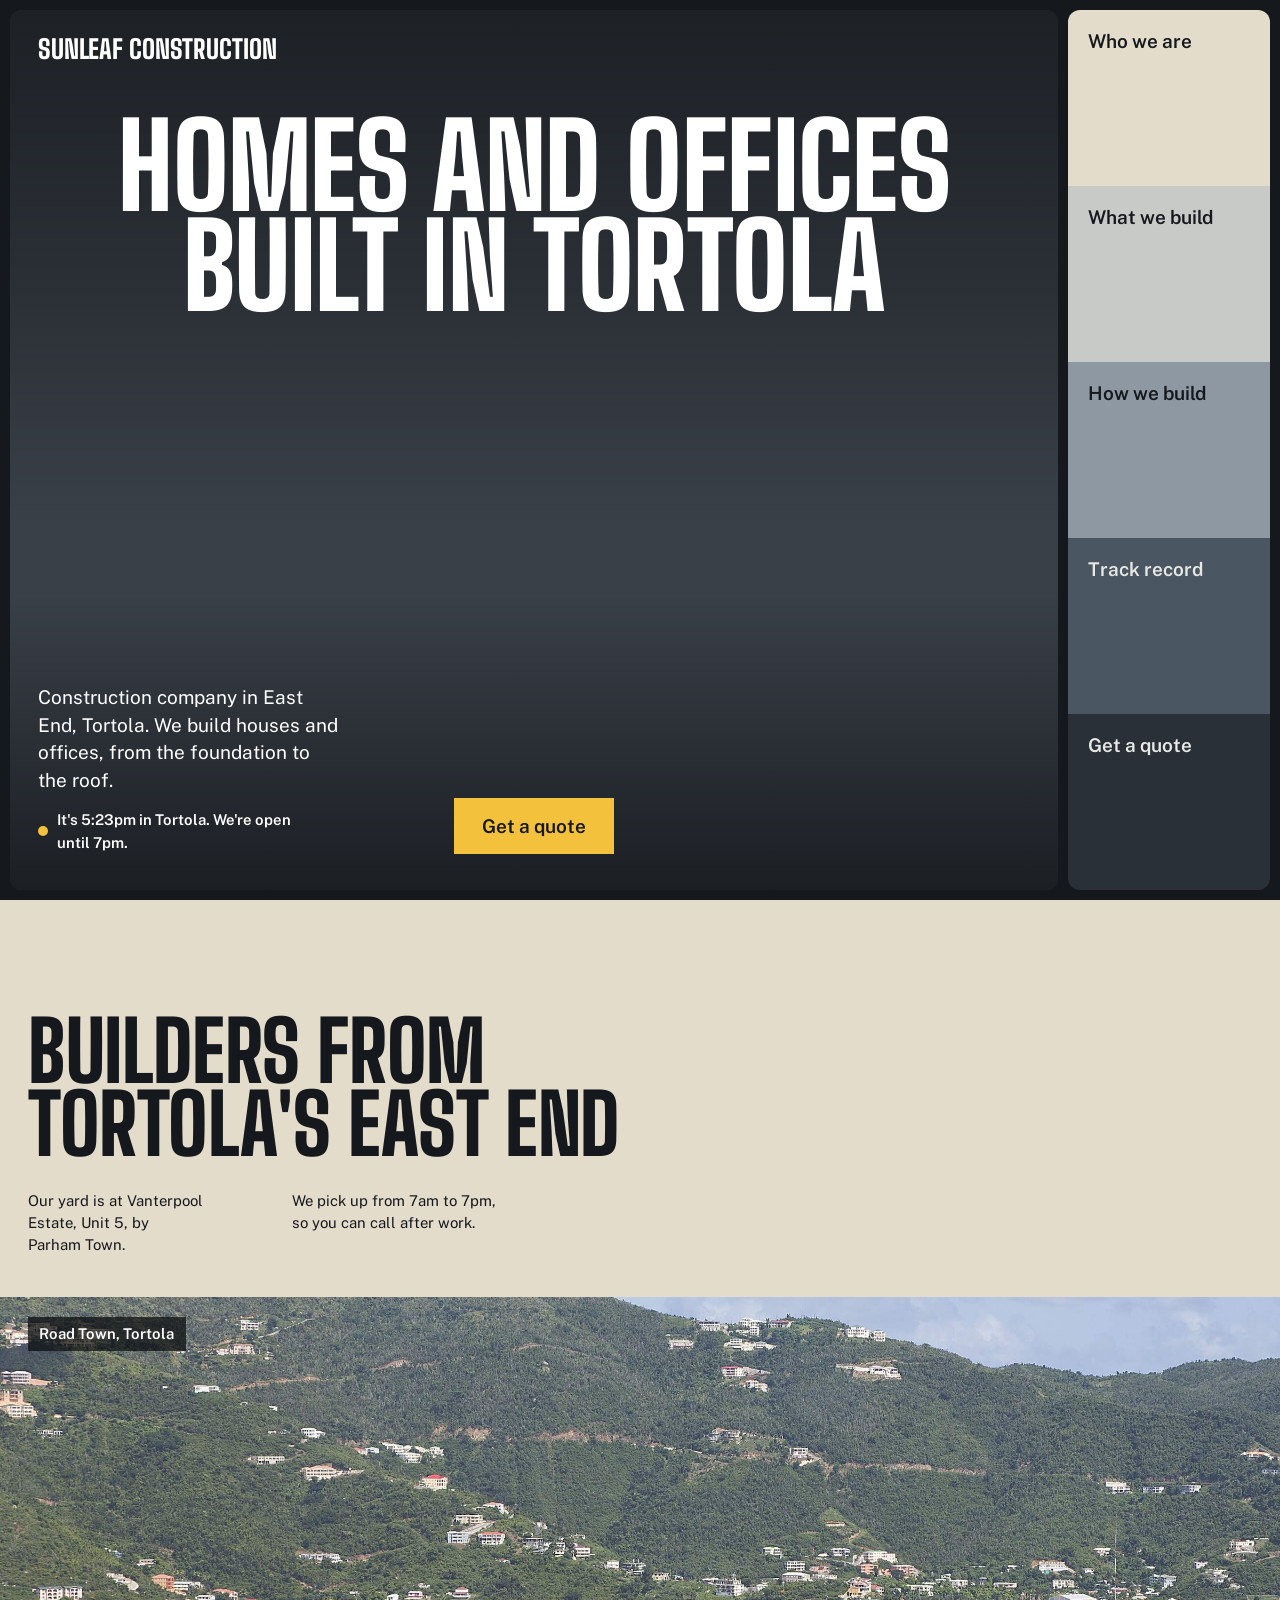
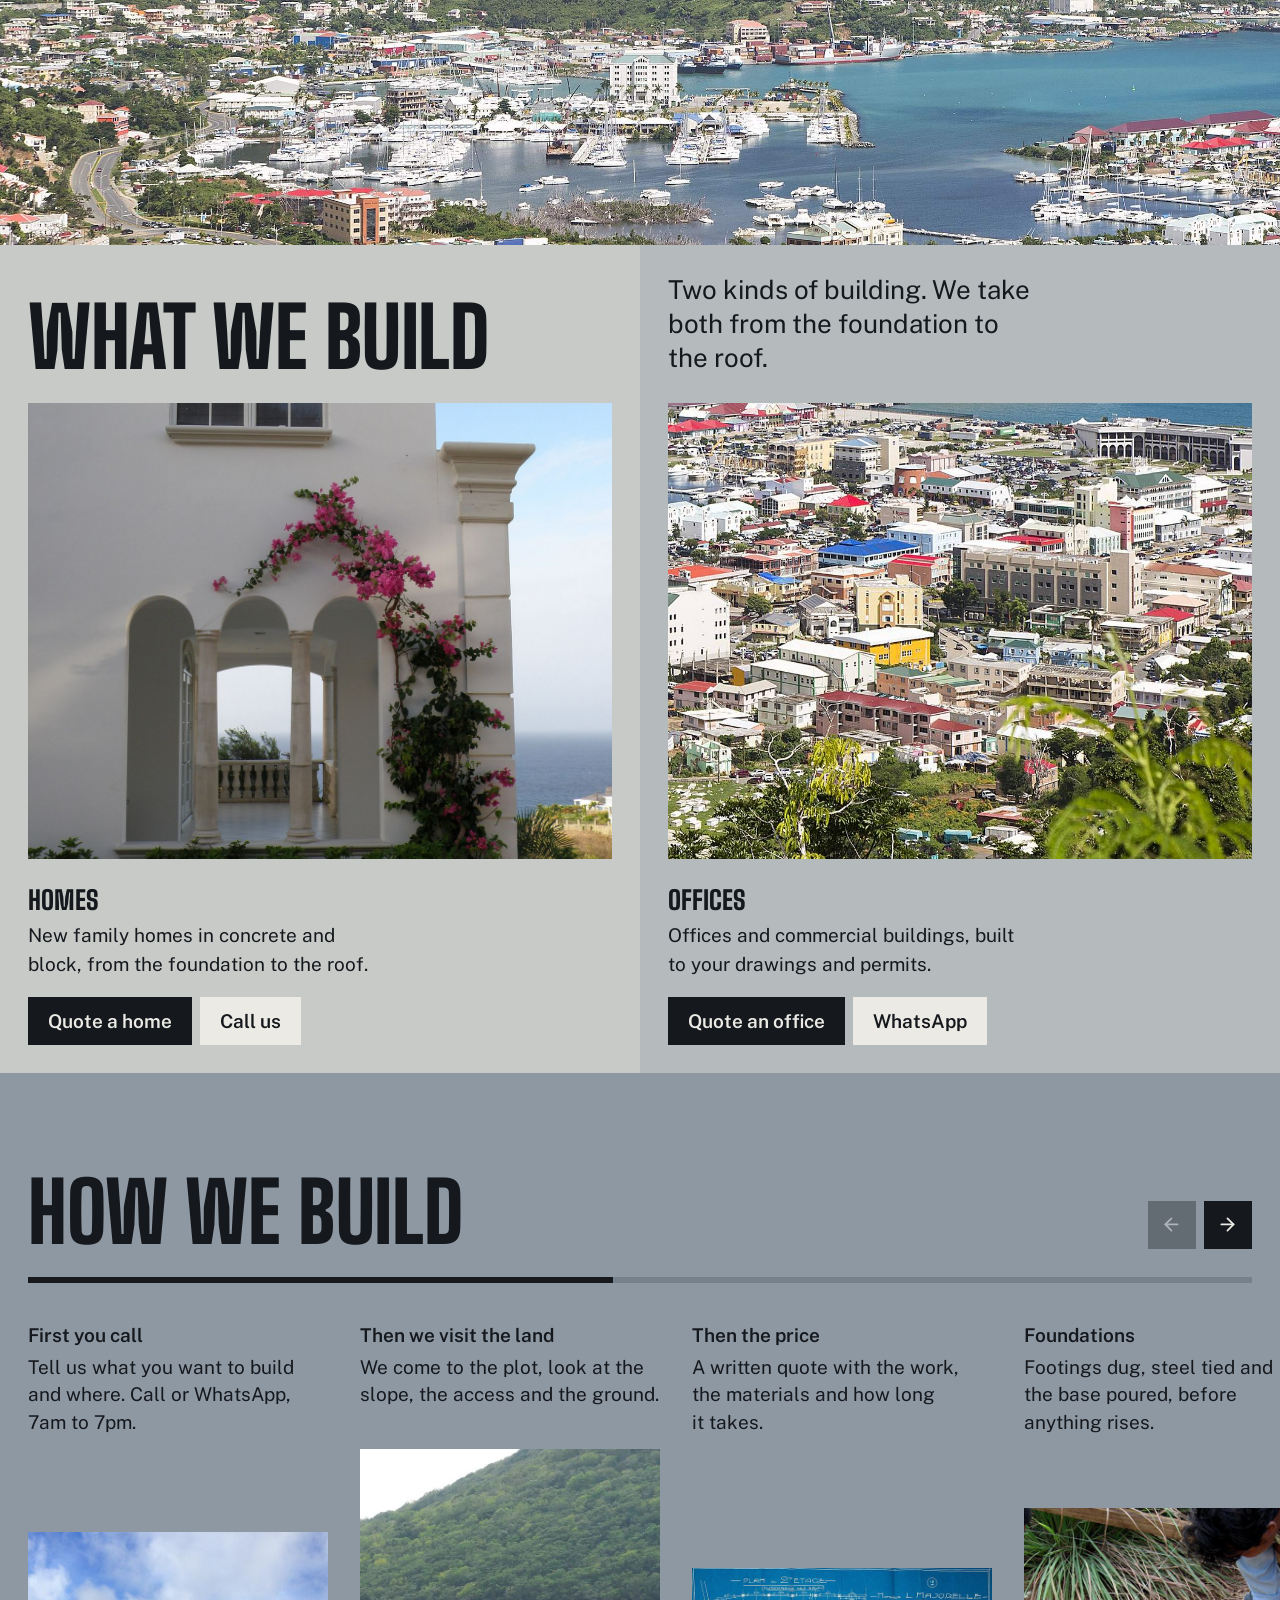
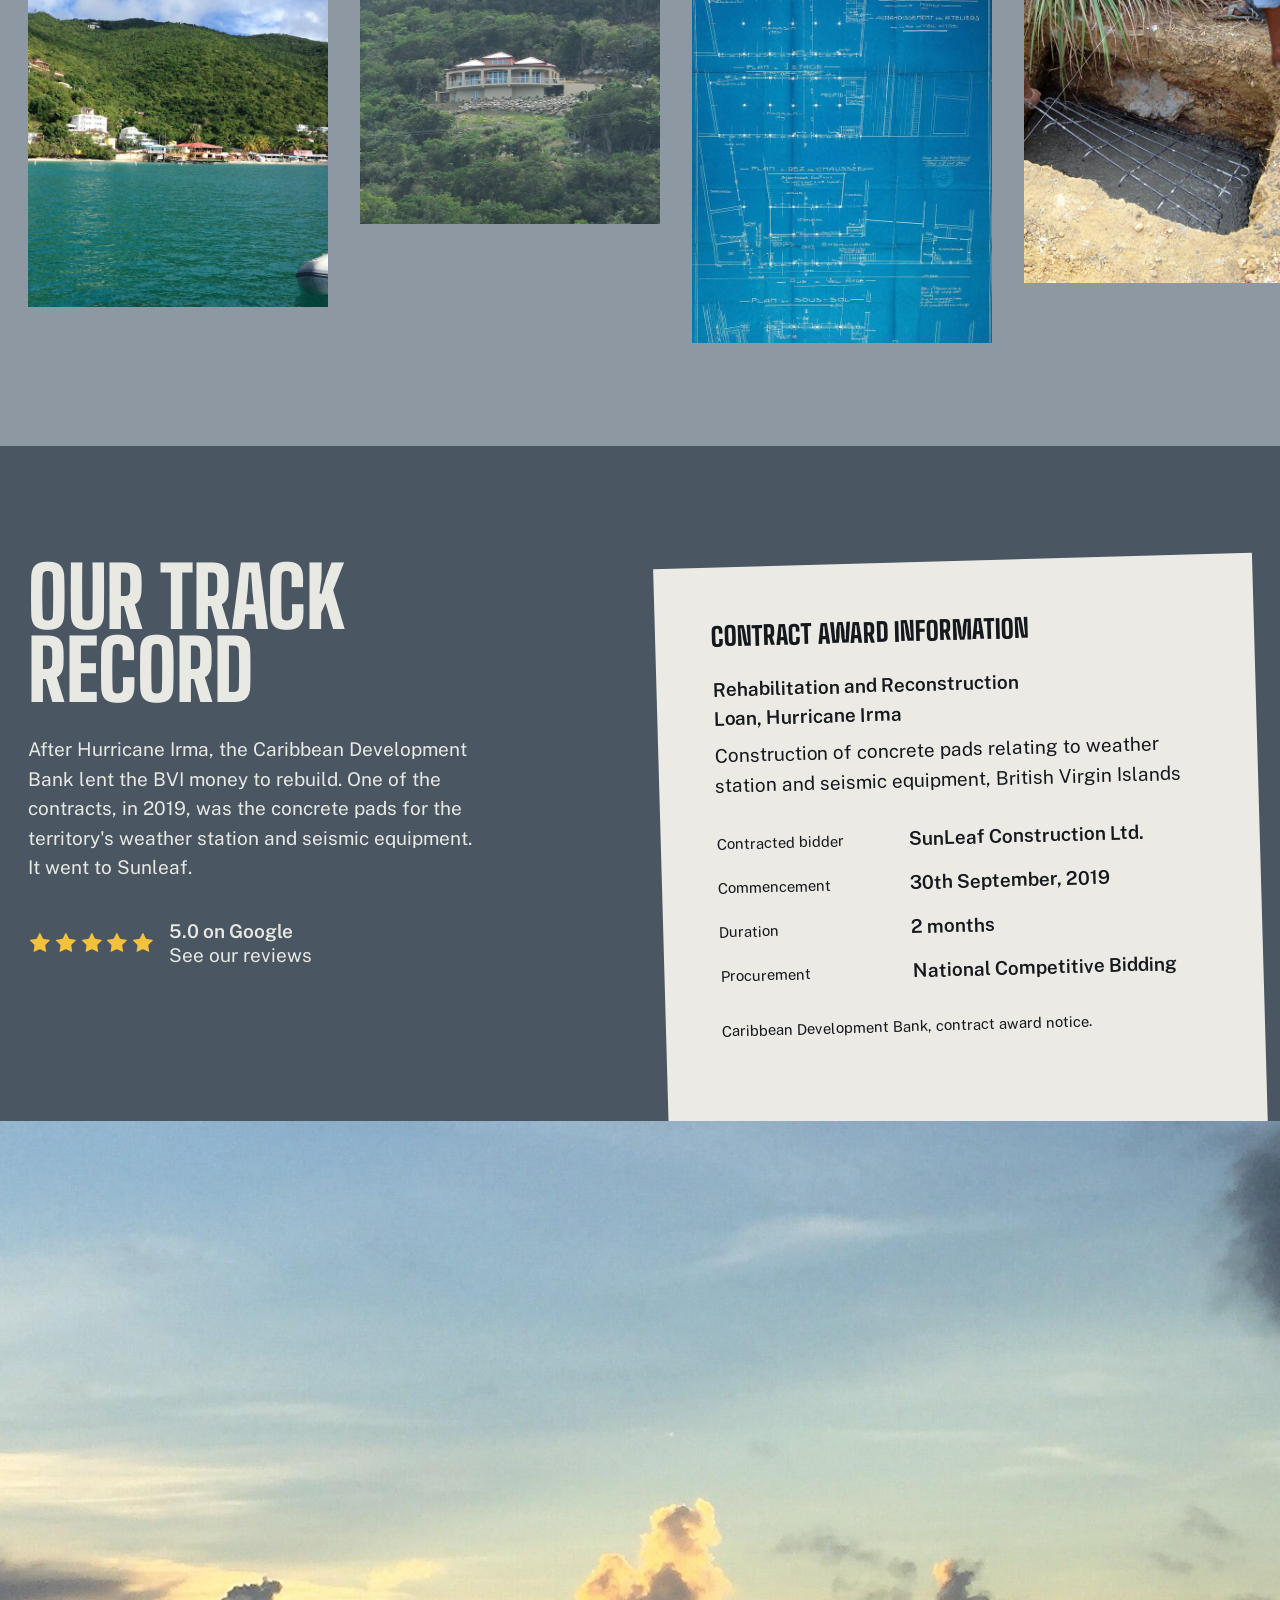
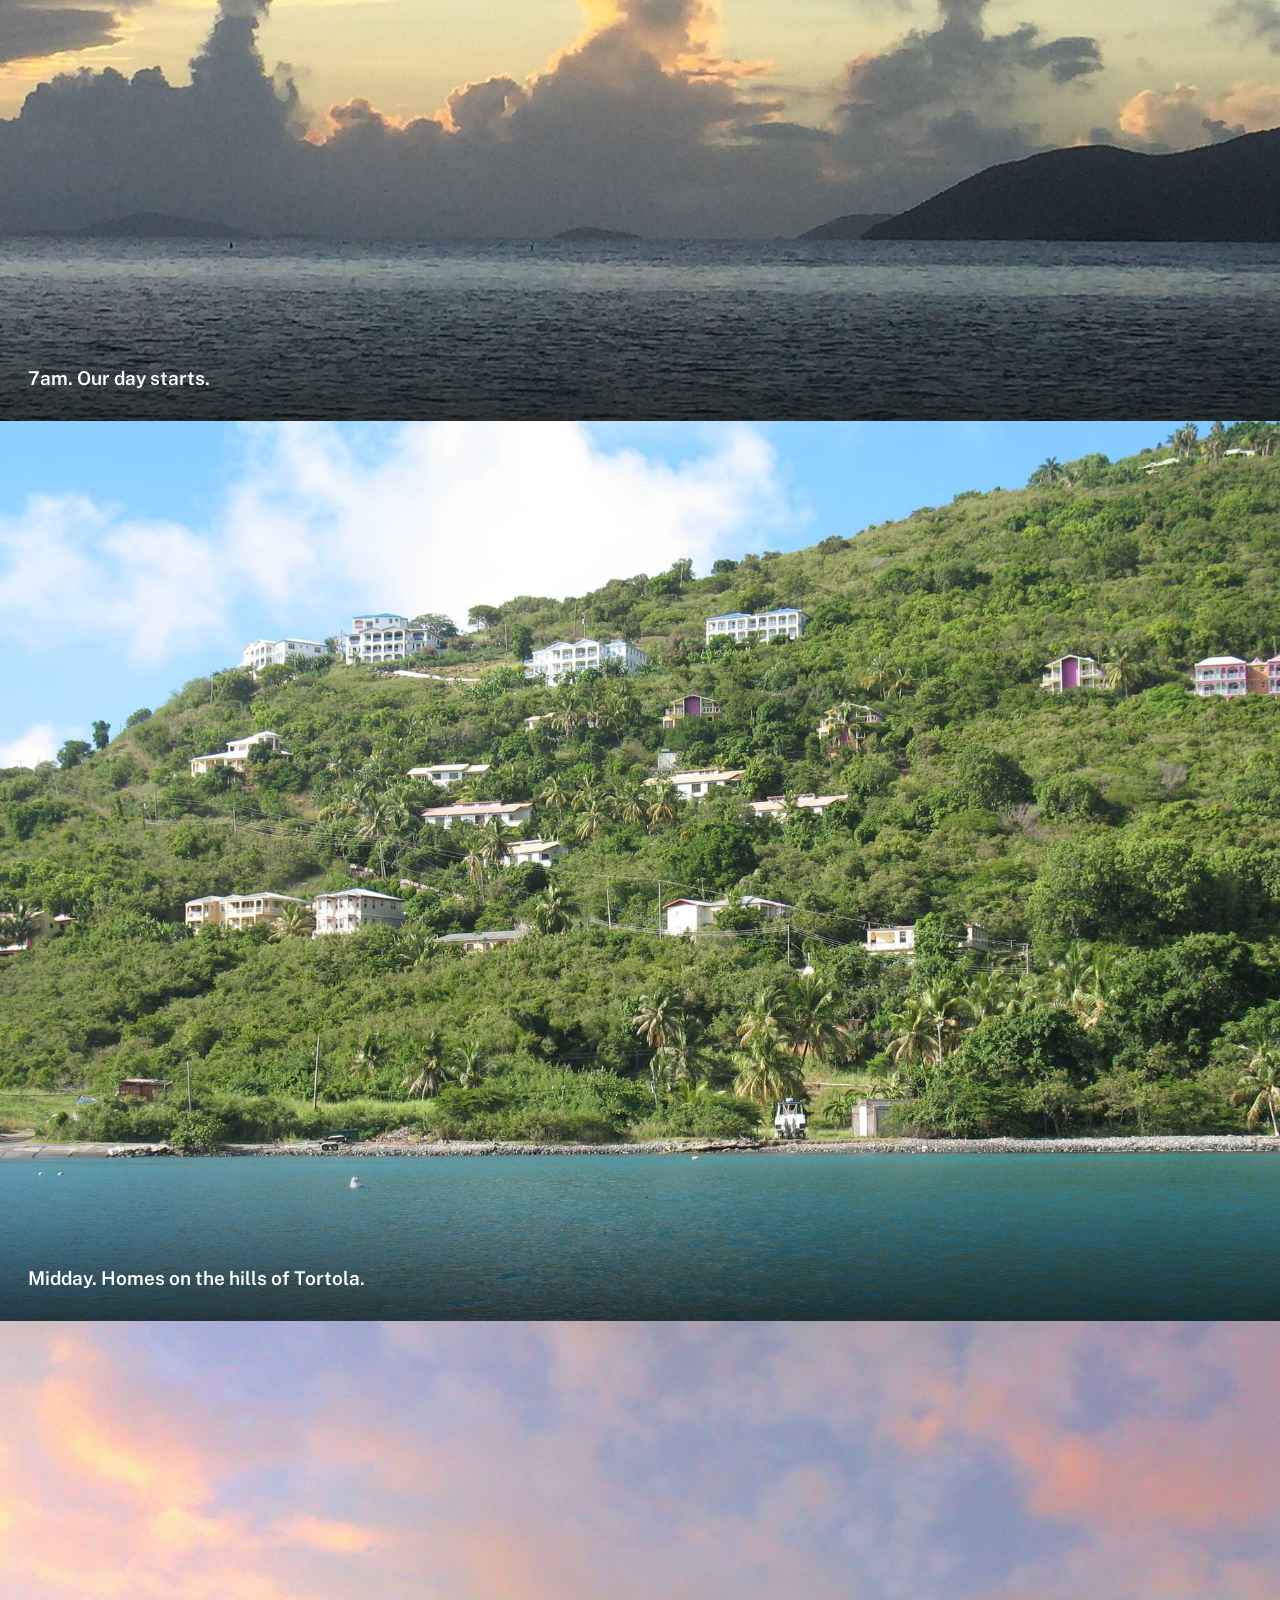
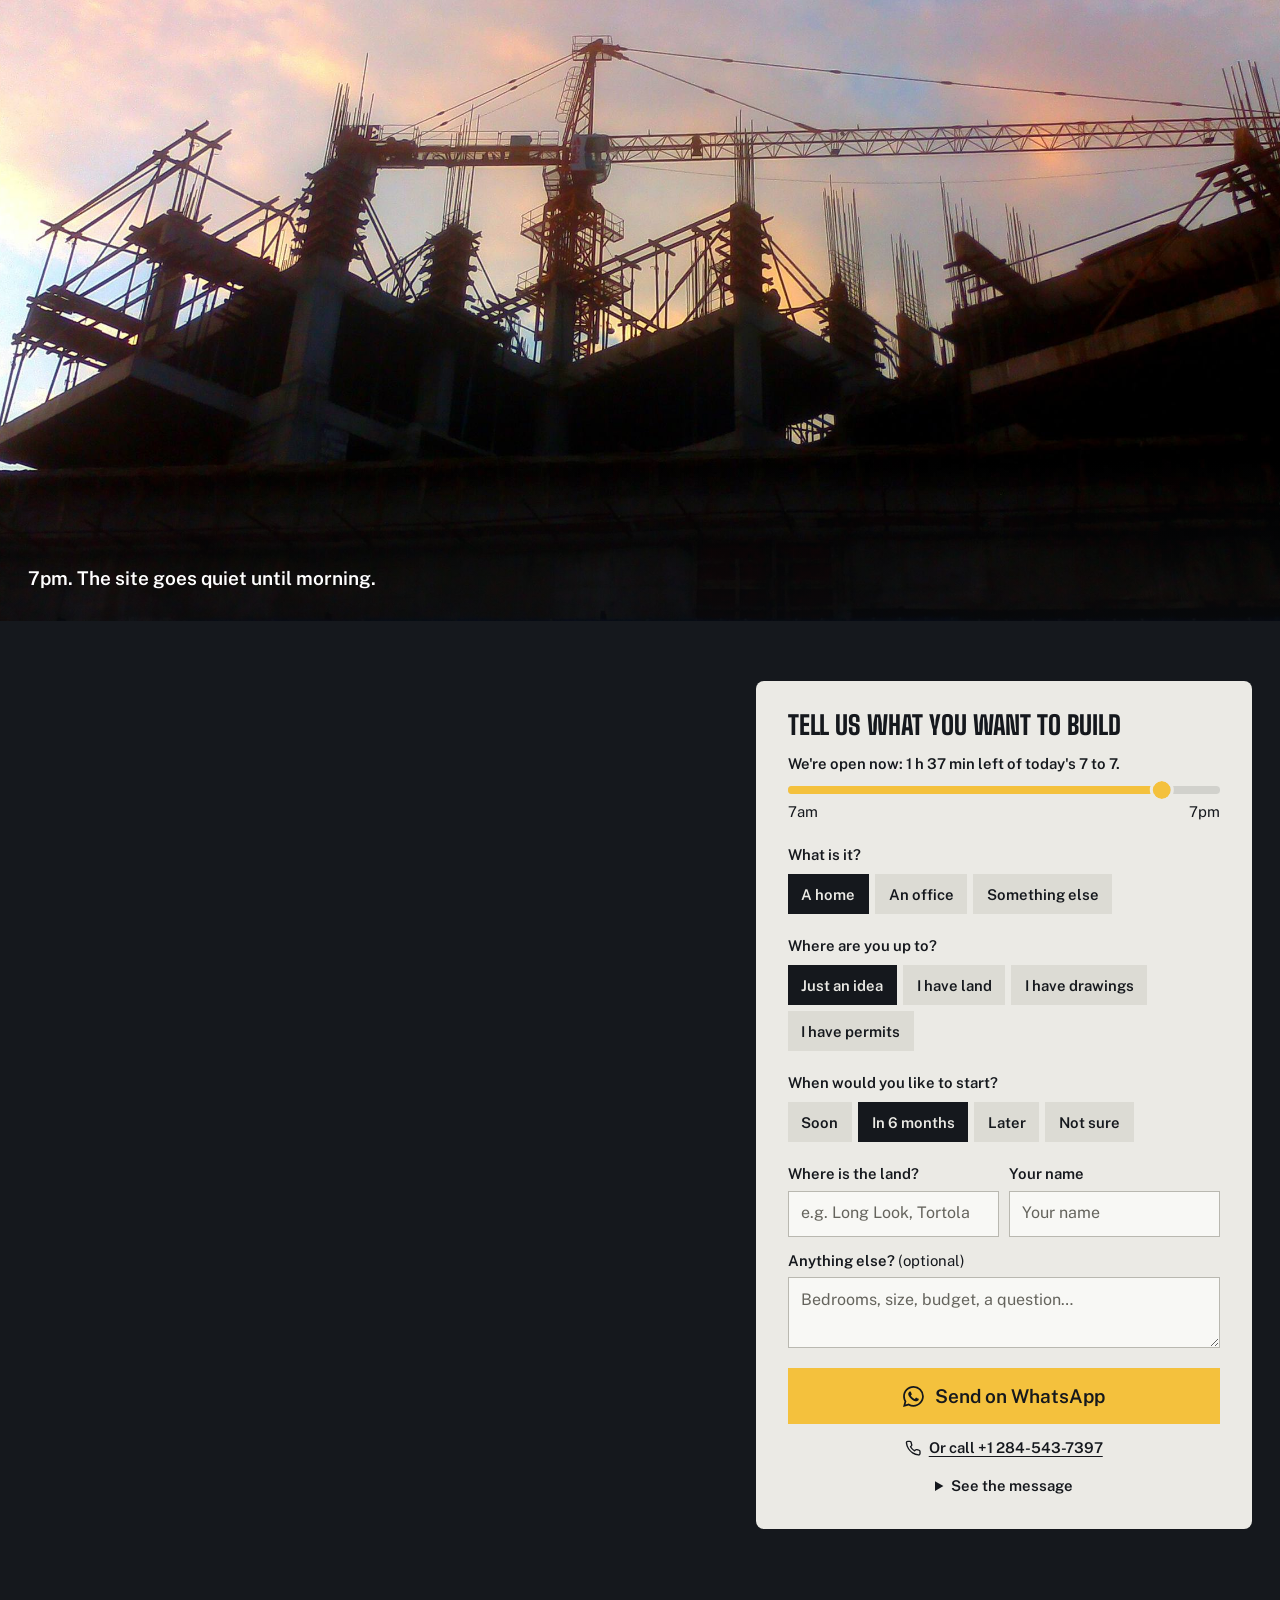
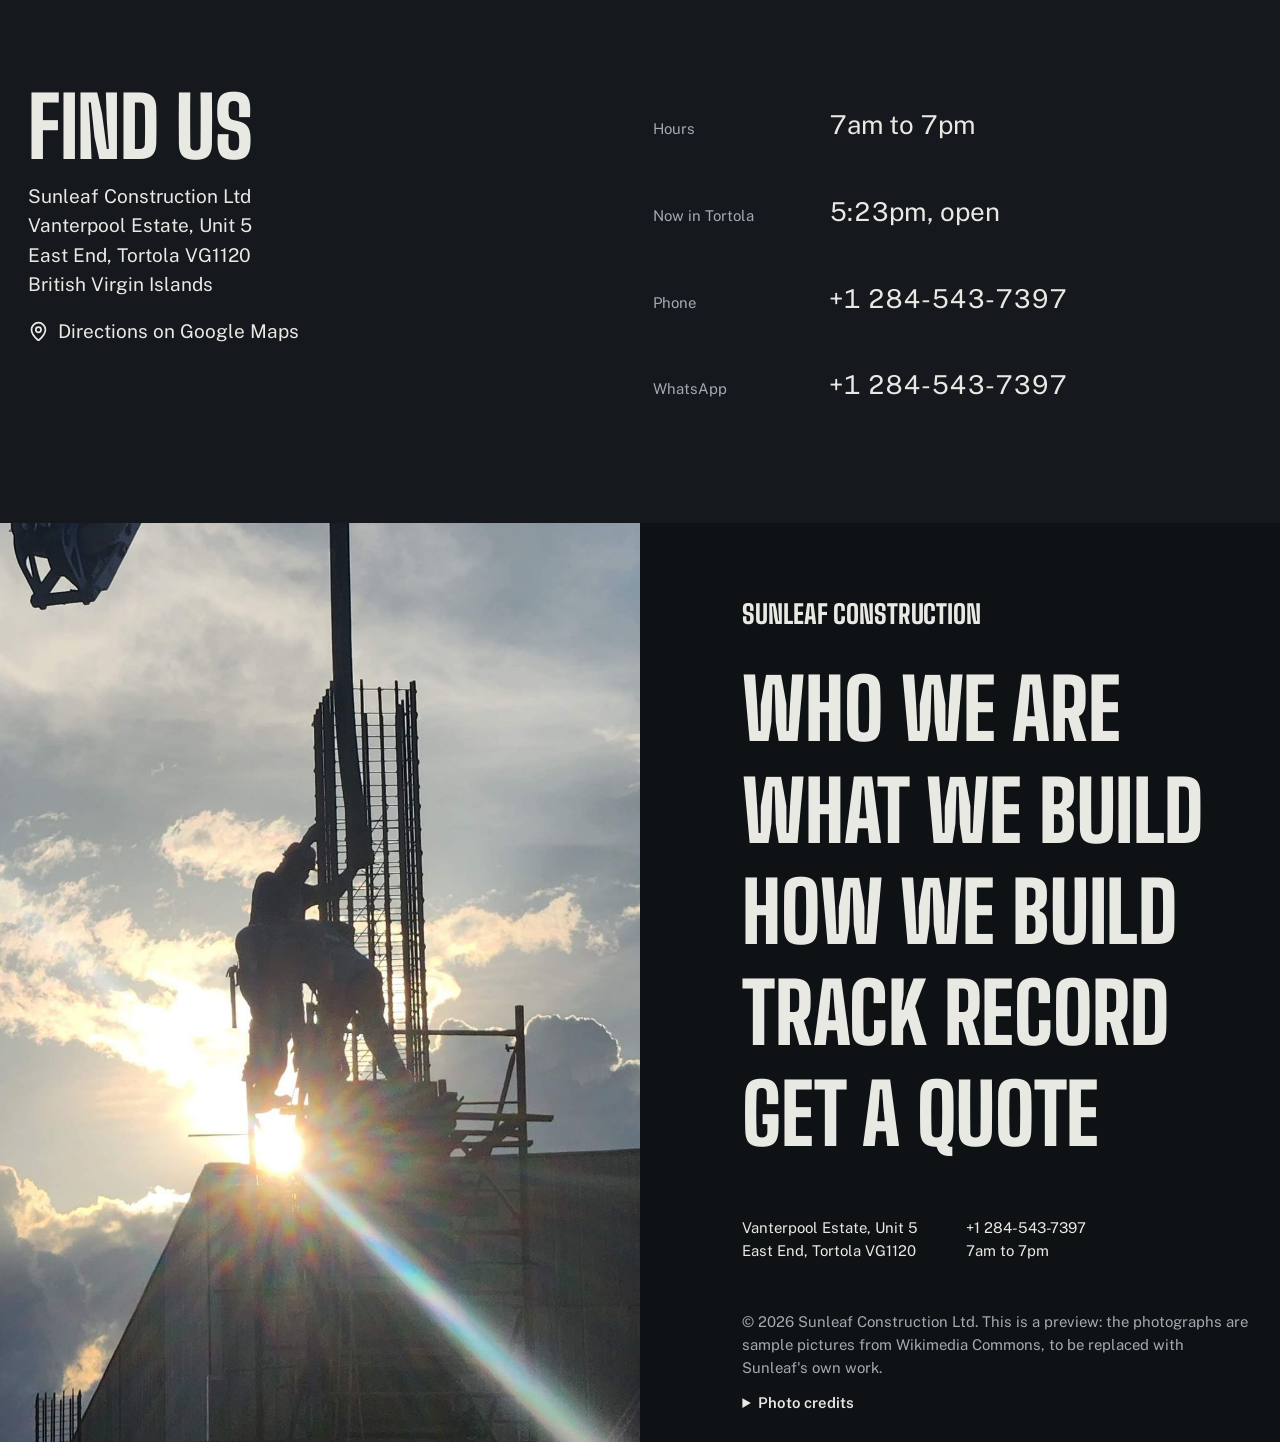
<file: sunleaf-construction/index.html>
<!doctype html>
<html lang="en">
<head>
  <meta charset="utf-8">
  <meta name="viewport" content="width=device-width, initial-scale=1, viewport-fit=cover">
  <meta name="robots" content="noindex, nofollow">
  <title>Sunleaf Construction | Homes and offices built in Tortola, BVI</title>
  <meta name="description" content="Sunleaf Construction Ltd builds houses and offices in Tortola, British Virgin Islands. Based in East End. Call or WhatsApp +1 284-543-7397, 7am to 7pm.">
  <meta name="theme-color" content="#15181d">
  <link rel="icon" href="img/icon-32.png" sizes="32x32" type="image/png">
  <link rel="icon" href="img/icon-192.png" sizes="192x192" type="image/png">
  <link rel="apple-touch-icon" href="img/icon-180.png">
  <meta property="og:type" content="website">
  <meta property="og:title" content="Sunleaf Construction · Tortola, BVI">
  <meta property="og:description" content="Homes and offices built in Tortola, British Virgin Islands. Call or WhatsApp, 7am to 7pm.">
  <meta property="og:image" content="https://jose-dev-maker.github.io/previews-clientes/sunleaf-construction/img/og-image.jpg">
  <meta name="twitter:card" content="summary_large_image">
  <script>document.documentElement.classList.add('js')</script>
  <link rel="preconnect" href="https://fonts.googleapis.com">
  <link rel="preconnect" href="https://fonts.gstatic.com" crossorigin>
  <link href="https://fonts.googleapis.com/css2?family=Big+Shoulders:wght@800&family=Public+Sans:wght@400;600&display=swap" rel="stylesheet">
  <link rel="preload" as="image" href="img/hero.jpg" media="(min-width: 761px)">
  <link rel="preload" as="image" href="img/hero-phone.jpg" media="(max-width: 760px)">
  <link rel="stylesheet" href="styles.css">
  <script type="application/ld+json">
  {
    "@context": "https://schema.org",
    "@type": "GeneralContractor",
    "name": "Sunleaf Construction Ltd",
    "description": "Construction company in East End, Tortola, British Virgin Islands. Houses and offices.",
    "image": "https://jose-dev-maker.github.io/previews-clientes/sunleaf-construction/img/og-image.jpg",
    "telephone": "+1-284-543-7397",
    "address": {
      "@type": "PostalAddress",
      "streetAddress": "Vanterpool Estate, Unit 5, East End",
      "addressLocality": "Parham Town",
      "addressRegion": "Tortola",
      "postalCode": "VG1120",
      "addressCountry": "VG"
    },
    "geo": { "@type": "GeoCoordinates", "latitude": 18.436461, "longitude": -64.571033 },
    "areaServed": "British Virgin Islands",
    "openingHoursSpecification": [{
      "@type": "OpeningHoursSpecification",
      "dayOfWeek": ["Monday", "Tuesday", "Wednesday", "Thursday", "Friday", "Saturday", "Sunday"],
      "opens": "07:00",
      "closes": "19:00"
    }],
    "hasMap": "https://www.google.com/maps/place/Sunleaf+Construction+Ltd/@18.436461,-64.571033,17z"
  }
  </script>
</head>
<body>
  <!-- Icons: WhatsApp from Simple Icons (CC0); phone, map pin, star and arrows from Lucide (ISC) -->
  <svg class="sprite" width="0" height="0" aria-hidden="true" focusable="false">
    <symbol id="i-wa" viewBox="0 0 24 24"><path fill="currentColor" d="M17.472 14.382c-.297-.149-1.758-.867-2.03-.967-.273-.099-.471-.148-.67.15-.197.297-.767.966-.94 1.164-.173.199-.347.223-.644.075-.297-.15-1.255-.463-2.39-1.475-.883-.788-1.48-1.761-1.653-2.059-.173-.297-.018-.458.13-.606.134-.133.298-.347.446-.52.149-.174.198-.298.298-.497.099-.198.05-.371-.025-.52-.075-.149-.669-1.612-.916-2.207-.242-.579-.487-.5-.669-.51-.173-.008-.371-.01-.57-.01-.198 0-.52.074-.792.372-.272.297-1.04 1.016-1.04 2.479 0 1.462 1.065 2.875 1.213 3.074.149.198 2.096 3.2 5.077 4.487.709.306 1.262.489 1.694.625.712.227 1.36.195 1.871.118.571-.085 1.758-.719 2.006-1.413.248-.694.248-1.289.173-1.413-.074-.124-.272-.198-.57-.347m-5.421 7.403h-.004a9.87 9.87 0 01-5.031-1.378l-.361-.214-3.741.982.998-3.648-.235-.374a9.86 9.86 0 01-1.51-5.26c.001-5.45 4.436-9.884 9.888-9.884 2.64 0 5.122 1.03 6.988 2.898a9.825 9.825 0 012.893 6.994c-.003 5.45-4.437 9.884-9.885 9.884m8.413-18.297A11.815 11.815 0 0012.05 0C5.495 0 .16 5.335.157 11.892c0 2.096.547 4.142 1.588 5.945L.057 24l6.305-1.654a11.882 11.882 0 005.683 1.448h.005c6.554 0 11.89-5.335 11.893-11.893a11.821 11.821 0 00-3.48-8.413Z"/></symbol>
    <symbol id="i-phone" viewBox="0 0 24 24"><path fill="none" stroke="currentColor" stroke-width="2" stroke-linecap="round" stroke-linejoin="round" d="M22 16.92v3a2 2 0 0 1-2.18 2 19.79 19.79 0 0 1-8.63-3.07 19.5 19.5 0 0 1-6-6 19.79 19.79 0 0 1-3.07-8.67A2 2 0 0 1 4.11 2h3a2 2 0 0 1 2 1.72 12.84 12.84 0 0 0 .7 2.81 2 2 0 0 1-.45 2.11L8.09 9.91a16 16 0 0 0 6 6l1.27-1.27a2 2 0 0 1 2.11-.45 12.84 12.84 0 0 0 2.81.7A2 2 0 0 1 22 16.92z"/></symbol>
    <symbol id="i-pin" viewBox="0 0 24 24"><g fill="none" stroke="currentColor" stroke-width="2" stroke-linecap="round" stroke-linejoin="round"><path d="M20 10c0 4.993-5.539 10.193-7.399 11.799a1 1 0 0 1-1.202 0C9.539 20.193 4 14.993 4 10a8 8 0 0 1 16 0"/><circle cx="12" cy="10" r="3"/></g></symbol>
    <symbol id="i-star" viewBox="0 0 24 24"><path fill="currentColor" d="M11.525 2.295a.53.53 0 0 1 .95 0l2.31 4.679a2.123 2.123 0 0 0 1.595 1.16l5.166.756a.53.53 0 0 1 .294.904l-3.736 3.638a2.123 2.123 0 0 0-.611 1.878l.882 5.14a.53.53 0 0 1-.771.56l-4.618-2.428a2.122 2.122 0 0 0-1.973 0L6.396 21.01a.53.53 0 0 1-.77-.56l.881-5.139a2.122 2.122 0 0 0-.611-1.879L2.16 9.795a.53.53 0 0 1 .294-.906l5.165-.755a2.122 2.122 0 0 0 1.597-1.16z"/></symbol>
    <symbol id="i-left" viewBox="0 0 24 24"><g fill="none" stroke="currentColor" stroke-width="2" stroke-linecap="round" stroke-linejoin="round"><path d="m12 19-7-7 7-7"/><path d="M19 12H5"/></g></symbol>
    <symbol id="i-right" viewBox="0 0 24 24"><g fill="none" stroke="currentColor" stroke-width="2" stroke-linecap="round" stroke-linejoin="round"><path d="M5 12h14"/><path d="m12 5 7 7-7 7"/></g></symbol>
  </svg>
  <a class="skip" href="#main">Skip to content</a>

  <!-- Slim bar that appears once the hero has scrolled away; it takes the ink of the chapter under it -->
  <header class="bar" data-bar aria-label="Site">
    <a class="bar__name" href="#top">Sunleaf Construction</a>
    <nav class="bar__nav" aria-label="Sections">
      <a href="#about" data-spy="about">Who we are</a>
      <a href="#build" data-spy="build">What we build</a>
      <a href="#process" data-spy="process">How we build</a>
      <a href="#record" data-spy="record">Track record</a>
    </nav>
    <a class="button button--accent bar__action" href="#quote">Get a quote</a>
  </header>

  <main id="main">
    <!-- ============ HERO: the working day, the name and the one action ============ -->
    <section class="hero" id="top" aria-labelledby="hero-title">
      <div class="hero__panel">
        <picture>
          <source media="(max-width: 760px)" srcset="img/hero-phone.jpg" width="900" height="1249">
          <img class="hero__img" src="img/hero.jpg" width="2000" height="1653" alt="A builder guides the concrete hose into a steel column cage, with the sun breaking through the clouds behind him" fetchpriority="high">
        </picture>
        <a class="hero__name" href="#top" aria-label="Sunleaf Construction, top of the page">Sunleaf Construction</a>
        <h1 class="hero__title lines" id="hero-title">
          <span class="line"><span data-line style="--i:0">Homes and offices</span></span>
          <span class="line"><span data-line style="--i:1">built in Tortola</span></span>
        </h1>
        <div class="hero__foot" data-rise style="--i:2">
          <p class="hero__lead">Construction company in East End, Tortola. We build houses and offices, from the foundation to the roof.</p>
          <p class="hero__now" data-now aria-live="polite">Open 7am to 7pm, Tortola time.</p>
        </div>
        <a class="button button--accent button--big hero__action" href="#quote" data-rise style="--i:3">Get a quote</a>
      </div>
      <nav class="swatches" aria-label="Sections">
        <a class="swatch swatch--1" href="#about">Who we are</a>
        <a class="swatch swatch--2" href="#build">What we build</a>
        <a class="swatch swatch--3" href="#process">How we build</a>
        <a class="swatch swatch--4" href="#record">Track record</a>
        <a class="swatch swatch--5" href="#quote">Get a quote</a>
      </nav>
    </section>

    <!-- ============ WHO WE ARE: a heading that captions Tortola ============ -->
    <section class="intro chapter chapter--1" id="about" data-ink="dark" aria-labelledby="about-title">
      <div class="intro__words">
        <h2 class="intro__title" id="about-title" data-reveal>Builders from<br> Tortola's East End</h2>
        <p class="intro__phone-lead">Construction company in East End, Tortola. We build houses and offices, from the foundation to the roof.</p>
        <div class="intro__notes">
          <p data-reveal style="--d:1">Our yard is at Vanterpool Estate, Unit 5, by Parham Town.</p>
          <p data-reveal style="--d:2">We pick up from 7am to 7pm, so you can call after work.</p>
        </div>
      </div>
      <figure class="intro__view">
        <div class="intro__frame shutter">
          <picture>
            <source media="(max-width: 760px)" srcset="img/tortola-phone.jpg" width="900" height="1125">
            <img class="shutter__img" src="img/tortola.jpg" width="2400" height="1029" alt="Road Town, Tortola, seen from the hills: houses, offices and the harbour below the green ridge" loading="lazy">
          </picture>
        </div>
        <figcaption>Road Town, Tortola</figcaption>
      </figure>
    </section>

    <!-- ============ WHAT WE BUILD: two fields, homes and offices ============ -->
    <section class="build chapter chapter--2" id="build" data-ink="dark" aria-labelledby="build-title">
      <article class="field field--home" aria-labelledby="home-title">
        <h2 class="build__title" id="build-title" data-reveal>What we build</h2>
        <div class="field__photo" data-reveal style="--d:1">
          <img src="img/home.jpg" width="1200" height="1500" alt="A white Caribbean villa with an arched veranda, bougainvillea and the sea beyond" loading="lazy">
        </div>
        <div class="field__row" data-reveal style="--d:2">
          <div class="field__text">
            <h3 class="field__name" id="home-title">Homes</h3>
            <p>New family homes in concrete and block, from the foundation to the roof.</p>
          </div>
          <div class="field__actions">
            <a class="button button--ink" href="#quote" data-pick="home">Quote a home</a>
            <a class="button button--paper" href="tel:+12845437397">Call us</a>
          </div>
        </div>
      </article>
      <article class="field field--office" aria-labelledby="office-title">
        <p class="field__intro" data-reveal>Two kinds of building. We take both from the foundation to the roof.</p>
        <div class="field__photo" data-reveal style="--d:1">
          <img src="img/office.jpg" width="1200" height="755" alt="Offices and shops in Road Town, Tortola, seen from the hill" loading="lazy">
        </div>
        <div class="field__row" data-reveal style="--d:2">
          <div class="field__text">
            <h3 class="field__name" id="office-title">Offices</h3>
            <p>Offices and commercial buildings, built to your drawings and permits.</p>
          </div>
          <div class="field__actions">
            <a class="button button--ink" href="#quote" data-pick="office">Quote an office</a>
            <a class="button button--paper" href="https://wa.me/12845437397" target="_blank" rel="noopener" data-wa-generic>WhatsApp</a>
          </div>
        </div>
      </article>
    </section>

    <!-- ============ HOW WE BUILD: a row of moments, first call to keys ============ -->
    <section class="process chapter chapter--3" id="process" data-ink="dark" aria-labelledby="process-title">
      <div class="process__top">
        <h2 class="process__title" id="process-title" data-reveal>How we build</h2>
        <div class="process__buttons" data-reveal style="--d:1">
          <button class="square" type="button" data-row-prev aria-label="Previous steps"><svg class="ico" aria-hidden="true"><use href="#i-left"/></svg></button>
          <button class="square" type="button" data-row-next aria-label="Next steps"><svg class="ico" aria-hidden="true"><use href="#i-right"/></svg></button>
        </div>
      </div>
      <div class="process__track" aria-hidden="true"><span class="process__thumb" data-row-thumb></span></div>
      <ol class="process__row" data-row tabindex="0" aria-label="The steps of a build, from the first call to the keys">
        <li class="moment" style="--gap:96px">
          <h3>First you call</h3>
          <p>Tell us what you want to build and where. Call or WhatsApp, 7am to 7pm.</p>
          <img src="img/step-call.jpg" width="640" height="800" alt="Houses along a beach below green hills in Tortola" loading="lazy">
        </li>
        <li class="moment" style="--gap:40px">
          <h3>Then we visit the land</h3>
          <p>We come to the plot, look at the slope, the access and the ground.</p>
          <img src="img/step-land.jpg" width="640" height="800" alt="A new house on a cleared hillside plot in the British Virgin Islands, above a rock retaining wall" loading="lazy">
        </li>
        <li class="moment" style="--gap:132px">
          <h3>Then the price</h3>
          <p>A written quote with the work, the materials and how long it takes.</p>
          <img src="img/step-quote.jpg" width="640" height="800" alt="A blueprint with the plans of a building, floor by floor" loading="lazy">
        </li>
        <li class="moment" style="--gap:72px">
          <h3>Foundations</h3>
          <p>Footings dug, steel tied and the base poured, before anything rises.</p>
          <img src="img/step-footing.jpg" width="640" height="800" alt="Steel mesh tied at the bottom of a footing, ready for concrete" loading="lazy">
        </li>
        <li class="moment" style="--gap:116px">
          <h3>Columns and slab</h3>
          <p>Reinforced concrete columns and the floor slab that ties them together.</p>
          <img src="img/step-columns.jpg" width="640" height="800" alt="Builders tie the steel mesh for a floor slab between concrete columns" loading="lazy">
        </li>
        <li class="moment" style="--gap:56px">
          <h3>Block walls</h3>
          <p>Concrete block, course by course, with the openings for doors and windows.</p>
          <img src="img/step-walls.jpg" width="640" height="800" alt="A two-storey house in concrete block, its walls up and the window openings left" loading="lazy">
        </li>
        <li class="moment" style="--gap:104px">
          <h3>The roof</h3>
          <p>A concrete roof slab, levelled by hand, or a roof tied down for hurricane season.</p>
          <img src="img/step-roof.jpg" width="640" height="800" alt="Builders level fresh concrete on a flat roof with a long board" loading="lazy">
        </li>
        <li class="moment" style="--gap:64px">
          <h3>Finishes, then the keys</h3>
          <p>Plaster, paint, doors and windows. We walk it with you, then it is yours.</p>
          <img src="img/step-keys.jpg" width="640" height="800" alt="A finished house built in concrete block under a clear sky" loading="lazy">
        </li>
      </ol>
    </section>

    <!-- ============ TRACK RECORD: the award notice with their name on it ============ -->
    <section class="record chapter chapter--4" id="record" data-ink="light" aria-labelledby="record-title">
      <div class="record__words">
        <h2 class="record__title" id="record-title" data-reveal>Our track record</h2>
        <p data-reveal style="--d:1">After Hurricane Irma, the Caribbean Development Bank lent the BVI money to rebuild. One of the contracts, in 2019, was the concrete pads for the territory's weather station and seismic equipment. It went to Sunleaf.</p>
        <a class="google" href="https://www.google.com/maps/place/Sunleaf+Construction+Ltd/@18.436461,-64.571033,17z" target="_blank" rel="noopener" data-reveal style="--d:2">
          <span class="google__stars" aria-hidden="true"><svg class="ico"><use href="#i-star"/></svg><svg class="ico"><use href="#i-star"/></svg><svg class="ico"><use href="#i-star"/></svg><svg class="ico"><use href="#i-star"/></svg><svg class="ico"><use href="#i-star"/></svg></span>
          <span class="google__text"><strong>5.0 on Google</strong> See our reviews</span>
        </a>
      </div>
      <div class="notice" data-notice>
        <article class="notice__paper" aria-label="Contract award information, Caribbean Development Bank">
          <h3 class="notice__title">Contract award information</h3>
          <p class="notice__loan">Rehabilitation and Reconstruction Loan, Hurricane&nbsp;Irma</p>
          <p class="notice__works">Construction of concrete pads relating to weather station and seismic equipment, British Virgin Islands</p>
          <dl class="notice__rows">
            <div><dt>Contracted bidder</dt><dd>SunLeaf Construction Ltd.</dd></div>
            <div><dt>Commencement</dt><dd>30th September, 2019</dd></div>
            <div><dt>Duration</dt><dd>2 months</dd></div>
            <div><dt>Procurement</dt><dd>National Competitive Bidding</dd></div>
          </dl>
          <p class="notice__source">Caribbean Development Bank, contract award notice.</p>
        </article>
      </div>
    </section>

    <!-- ============ PHOTOS: three full screens, the working day from 7am to 7pm ============ -->
    <section class="reel" aria-label="Photographs of the work">
      <figure class="reel__frame">
        <img src="img/reel-morning.jpg" width="1920" height="1280" alt="Early light over the water off Tortola, clouds lit gold above the islands" loading="lazy">
        <figcaption>7am. Our day starts.</figcaption>
      </figure>
      <figure class="reel__frame">
        <img src="img/reel-hills.jpg" width="1920" height="1280" alt="Houses scattered up a green hillside above the bay in Tortola" loading="lazy">
        <figcaption>Midday. Homes on the hills of Tortola.</figcaption>
      </figure>
      <figure class="reel__frame">
        <img src="img/reel-dusk.jpg" width="2400" height="1600" alt="The concrete frame of a building and a tower crane in silhouette at sunset" loading="lazy">
        <figcaption>7pm. The site goes quiet until morning.</figcaption>
      </figure>
    </section>

    <!-- ============ GET A QUOTE: the card on the 7pm photograph ============ -->
    <section class="quote chapter chapter--5" id="quote" data-ink="light" aria-labelledby="quote-title">
      <picture class="quote__photo">
        <source media="(max-width: 760px)" srcset="img/dusk-phone.jpg" width="900" height="1350">
        <img src="img/dusk.jpg" width="2400" height="1600" alt="Trellis Bay, Beef Island, at dusk: palms and hills in silhouette under a pink sky" loading="lazy">
      </picture>
      <form class="card" data-quote action="https://wa.me/12845437397" method="get" target="_blank">
        <h2 class="card__title" id="quote-title">Tell us what you want to build</h2>
        <p class="card__now" data-now-card>We answer 7am to 7pm, Tortola time.</p>
        <div class="sun" aria-hidden="true"><span class="sun__fill" data-sun-fill></span><span class="sun__dot" data-sun-dot></span></div>
        <p class="sun__ends" aria-hidden="true"><span>7am</span><span>7pm</span></p>

        <fieldset class="pick">
          <legend>What is it?</legend>
          <div class="pick__options">
            <label><input type="radio" name="what" value="A new home" checked><span>A home</span></label>
            <label><input type="radio" name="what" value="An office or commercial building"><span>An office</span></label>
            <label><input type="radio" name="what" value="Something else"><span>Something else</span></label>
          </div>
        </fieldset>
        <fieldset class="pick">
          <legend>Where are you up to?</legend>
          <div class="pick__options">
            <label><input type="radio" name="stage" value="It's just an idea for now" checked><span>Just an idea</span></label>
            <label><input type="radio" name="stage" value="I have the land"><span>I have land</span></label>
            <label><input type="radio" name="stage" value="I have drawings"><span>I have drawings</span></label>
            <label><input type="radio" name="stage" value="I have drawings and permits"><span>I have permits</span></label>
          </div>
        </fieldset>
        <fieldset class="pick">
          <legend>When would you like to start?</legend>
          <div class="pick__options">
            <label><input type="radio" name="when" value="as soon as possible"><span>Soon</span></label>
            <label><input type="radio" name="when" value="in the next 6 months" checked><span>In 6 months</span></label>
            <label><input type="radio" name="when" value="later on"><span>Later</span></label>
            <label><input type="radio" name="when" value="I'm not sure yet"><span>Not sure</span></label>
          </div>
        </fieldset>
        <div class="card__fields">
          <label class="field-in"><span>Where is the land?</span><input type="text" name="where" autocomplete="off" placeholder="e.g. Long Look, Tortola"></label>
          <label class="field-in"><span>Your name</span><input type="text" name="name" autocomplete="name" placeholder="Your name"></label>
        </div>
        <label class="field-in"><span>Anything else? <em>(optional)</em></span><textarea name="note" rows="2" placeholder="Bedrooms, size, budget, a question…"></textarea></label>

        <div class="card__send">
          <a class="button button--accent button--big card__wa" href="https://wa.me/12845437397" target="_blank" rel="noopener" data-wa-send><svg class="ico" aria-hidden="true"><use href="#i-wa"/></svg>Send on WhatsApp</a>
          <a class="card__call" href="tel:+12845437397"><svg class="ico" aria-hidden="true"><use href="#i-phone"/></svg>Or call +1 284-543-7397</a>
        </div>
        <details class="card__preview">
          <summary>See the message</summary>
          <p data-wa-preview>Hi Sunleaf! I'd like a quote.</p>
        </details>
      </form>
    </section>

    <!-- ============ VISIT: the practical information, once ============ -->
    <section class="visit chapter chapter--5" aria-label="Address, hours and phone" data-ink="light">
      <div class="visit__col">
        <h2 class="visit__title">Find us</h2>
        <address>Sunleaf Construction Ltd<br>Vanterpool Estate, Unit 5<br>East End, Tortola VG1120<br>British Virgin Islands</address>
        <a class="link" href="https://www.google.com/maps/dir/?api=1&amp;destination=18.436461,-64.571033" target="_blank" rel="noopener"><svg class="ico" aria-hidden="true"><use href="#i-pin"/></svg>Directions on Google Maps</a>
      </div>
      <dl class="visit__rows">
        <div><dt>Hours</dt><dd>7am to 7pm</dd></div>
        <div><dt>Now in Tortola</dt><dd data-clock>7am to 7pm, Atlantic time</dd></div>
        <div><dt>Phone</dt><dd><a class="link" href="tel:+12845437397">+1 284-543-7397</a></dd></div>
        <div><dt>WhatsApp</dt><dd><a class="link" href="https://wa.me/12845437397" target="_blank" rel="noopener" data-wa-generic>+1 284-543-7397</a></dd></div>
      </dl>
    </section>
  </main>

  <!-- ============ FOOTER: the photograph half, the menu half ============ -->
  <footer class="foot" data-ink="light">
    <div class="foot__photo"><img src="img/foot.jpg" width="1200" height="1500" alt="" loading="lazy"></div>
    <div class="foot__menu">
      <a class="foot__name" href="#top">Sunleaf Construction</a>
      <nav class="foot__links" aria-label="Footer">
        <a href="#about">Who we are</a>
        <a href="#build">What we build</a>
        <a href="#process">How we build</a>
        <a href="#record">Track record</a>
        <a href="#quote">Get a quote</a>
      </nav>
      <div class="foot__blocks">
        <p>Vanterpool Estate, Unit 5<br>East End, Tortola VG1120</p>
        <p><a class="link" href="tel:+12845437397">+1 284-543-7397</a><br>7am to 7pm</p>
      </div>
      <div class="foot__legal">
        <p>© <span data-year>2026</span> Sunleaf Construction Ltd. This is a preview: the photographs are sample pictures from Wikimedia Commons, to be replaced with Sunleaf's own work.</p>
        <details class="credits">
          <summary>Photo credits</summary>
          <ul>
            <li><a href="https://commons.wikimedia.org/wiki/File:In-situ_concrete_pouring.jpg">“In-situ concrete pouring”</a>, Bernardobenzecry, CC BY-SA 4.0, cropped</li>
            <li><a href="https://commons.wikimedia.org/wiki/File:Road_Town.jpg">“Road Town”</a>, Cttm 25, CC BY-SA 4.0, cropped</li>
            <li><a href="https://commons.wikimedia.org/wiki/File:Villa_Ivrea_in_Saint_Lucia.JPG">“Villa Ivrea in Saint Lucia”</a>, Olmos64, CC BY-SA 3.0, cropped</li>
            <li>“Tortola, British Virgin Islands” <a href="https://commons.wikimedia.org/wiki/File:Tortola,_British_Virgin_Islands_-_panoramio_(1).jpg">(1)</a>, <a href="https://commons.wikimedia.org/wiki/File:Tortola,_British_Virgin_Islands_-_panoramio_(5).jpg">(5)</a> and <a href="https://commons.wikimedia.org/wiki/File:Tortola,_British_Virgin_Islands_-_panoramio_(6).jpg">(6)</a>, <a href="https://commons.wikimedia.org/wiki/File:Unnamed_Road,_British_Virgin_Islands_-_panoramio_(202).jpg">“Unnamed Road, British Virgin Islands”</a> and <a href="https://commons.wikimedia.org/wiki/File:Trellis_Bay_Rd,_British_Virgin_Islands_-_panoramio.jpg">“Trellis Bay Rd, British Virgin Islands”</a>, Kevin Stroup, CC BY 3.0, cropped</li>
            <li><a href="https://commons.wikimedia.org/wiki/File:Plans_de_l%27agrandissement_des_ateliers_Majorelle_rue_du_Vieil_A%C3%AEtre,_Nancy.jpg">Plans of the Majorelle workshops, Nancy</a>, public domain</li>
            <li><a href="https://commons.wikimedia.org/wiki/File:Thai_House_Footing_Base_Rebar_Mesh.JPG">“Thai House Footing Base Rebar Mesh”</a> and <a href="https://commons.wikimedia.org/wiki/File:Thai_House_Floor_Slab_Rebar_Mesh.JPG">“Thai House Floor Slab Rebar Mesh”</a>, Khaosaming, CC BY-SA 3.0, cropped</li>
            <li><a href="https://commons.wikimedia.org/wiki/File:Maisons_en_construction_%C3%A0_Gif-sur-Yvette_le_14_janvier_2015_-_2.jpg">“Maisons en construction à Gif-sur-Yvette”</a>, Lionel Allorge, CC BY-SA 3.0, cropped</li>
            <li><a href="https://commons.wikimedia.org/wiki/File:Workers_use_board_to_smooth_poured_concrete_on_community_center_roof,_Louseau,_Haiti.jpg">“Workers use board to smooth poured concrete on community center roof, Louseau, Haiti”</a>, Lynngarrison9221, CC BY-SA 4.0, cropped</li>
            <li><a href="https://commons.wikimedia.org/wiki/File:CSIRO_ScienceImage_2941_Modern_Concrete_Block_Home.jpg">“Modern Concrete Block Home”</a>, Tracey Nicholls, CSIRO, CC BY 3.0, cropped</li>
            <li><a href="https://commons.wikimedia.org/wiki/File:Construction_site_and_sunset.jpg">“Construction site and sunset”</a>, Aditya thaokar, CC BY-SA 4.0, cropped</li>
          </ul>
          <p>Licences: <a href="https://creativecommons.org/licenses/by/3.0/">CC BY 3.0</a>, <a href="https://creativecommons.org/licenses/by-sa/3.0/">CC BY-SA 3.0</a>, <a href="https://creativecommons.org/licenses/by-sa/4.0/">CC BY-SA 4.0</a>.</p>
        </details>
      </div>
    </div>
  </footer>

  <!-- Phone: WhatsApp and call, one tap away, after the hero -->
  <div class="dock" data-dock>
    <a class="dock__wa" href="https://wa.me/12845437397" target="_blank" rel="noopener" data-wa-generic><svg class="ico" aria-hidden="true"><use href="#i-wa"/></svg>WhatsApp</a>
    <a class="dock__call" href="tel:+12845437397"><svg class="ico" aria-hidden="true"><use href="#i-phone"/></svg>Call</a>
  </div>

  <script src="script.js" defer></script>
</body>
</html>
</file>
<file: delfin-charters/styles.css>
/* Delfin Charters — client preview. Plain CSS, no build step. */

@font-face {
  font-family: "Archivo";
  src: url("fonts/archivo-latin.woff2") format("woff2");
  font-weight: 100 900;
  font-stretch: 62% 125%;
  font-display: swap;
  unicode-range: U+0000-00FF, U+0131, U+0152-0153, U+02BB-02BC, U+02C6, U+02DA, U+02DC, U+0304, U+0308, U+0329, U+2000-206F, U+20AC, U+2122, U+2191, U+2193, U+2212, U+2215, U+FEFF, U+FFFD;
}
@font-face {
  font-family: "Archivo";
  src: url("fonts/archivo-latin-ext.woff2") format("woff2");
  font-weight: 100 900;
  font-stretch: 62% 125%;
  font-display: swap;
  unicode-range: U+0100-02BA, U+02BD-02C5, U+02C7-02CC, U+02CE-02D7, U+02DD-02FF, U+0304, U+0308, U+0329, U+1D00-1DBF, U+1E00-1E9F, U+1EF2-1EFF, U+2020, U+20A0-20AB, U+20AD-20C4, U+2113, U+2C60-2C7F, U+A720-A7FF;
}

:root {
  /* colour: life-ring orange, deep-sea navy, Bahamas flats */
  --orange: #ff5a1f;
  --orange-hover: #ff7d4a;
  --navy: #082b40;
  --navy-2: #0f3b56;
  --abyss: #062033;
  --sea: #0c9fbd;
  --flats: #3fd0c8;
  --foam: #e8f6f5;
  --white: #ffffff;
  --bg: var(--white);
  --ink: var(--navy);
  --muted: #3e5b6d;
  --surface: #edf5f5;
  --surface-hover: #dfeeee;
  --on-navy: #d6ebf0;
  --on-navy-soft: #9fc0cc;
  --navy-hover: #184b6b;
  --sky: #2a73c9;

  /* type: five steps */
  --step-small: 0.875rem;
  --step-body: clamp(1.0625rem, 1rem + 0.25vw, 1.1875rem);
  --step-lead: clamp(1.5rem, 1.12rem + 1.1vw, 2.25rem);
  --step-head: clamp(2.375rem, 1.4rem + 3.6vw, 4.5rem);
  --font: "Archivo", "Arial Narrow", Arial, sans-serif;

  /* shape and space */
  --r: 24px;
  --r-sm: 14px;
  --edge: clamp(8px, 1vw, 14px);
  --frame: clamp(8px, 1.3vw, 18px);
  --pad: clamp(16px, 2.6vw, 40px);
  --section: clamp(104px, 12vw, 190px);
  --nav-h: 64px;

  /* motion */
  --ease-out: cubic-bezier(0.22, 1, 0.36, 1);
  --ease-in-out: cubic-bezier(0.76, 0, 0.24, 1);
  --ease-soft: cubic-bezier(0.33, 1, 0.68, 1);
  --t-press: 140ms;
  --t-hover: 180ms;
  --t-ui: 260ms;
  --t-reveal: 800ms;

  color-scheme: light;
  scrollbar-color: var(--navy) var(--foam);
}

*, *::before, *::after { box-sizing: border-box; }
html { overflow-x: clip; -webkit-text-size-adjust: 100%; text-size-adjust: 100%; scroll-behavior: smooth; scroll-padding-top: 96px; }
body {
  margin: 0;
  overflow-x: clip;
  background: var(--orange);
  color: var(--ink);
  font-family: var(--font);
  font-size: var(--step-body);
  line-height: 1.55;
  font-stretch: 100%;
  -webkit-font-smoothing: antialiased;
  text-rendering: optimizeLegibility;
  -webkit-tap-highlight-color: transparent;
}
img, svg { display: block; max-width: 100%; }
img { height: auto; }
a { color: inherit; text-underline-offset: 0.18em; text-decoration-thickness: 0.07em; }
button { font: inherit; color: inherit; cursor: pointer; }
h1, h2, h3, p, ul, ol, dl, dd, figure, blockquote { margin: 0; }
ul, ol { padding: 0; list-style: none; }
::selection { background: var(--orange); color: var(--navy); }
:focus-visible { outline: 3px solid var(--orange); outline-offset: 3px; border-radius: 6px; }
.sr-only { position: absolute !important; width: 1px; height: 1px; padding: 0; margin: -1px; overflow: hidden; clip: rect(0 0 0 0); white-space: nowrap; border: 0; }
.sprite { position: absolute; width: 0; height: 0; overflow: hidden; }
.skip { position: fixed; left: 12px; top: 12px; z-index: 100; padding: 12px 18px; background: var(--navy); color: var(--white); border-radius: 999px; transform: translateY(-160%); transition: transform var(--t-ui) var(--ease-out); }
.skip:focus { transform: none; }

.h2 {
  font-size: var(--step-head);
  font-weight: 800;
  font-stretch: 112%;
  line-height: 0.96;
  letter-spacing: -0.035em;
  text-wrap: balance;
}

/* ---------- buttons ---------- */
.btn {
  display: inline-flex; align-items: center; justify-content: center; gap: 10px;
  min-height: 48px; padding: 0 24px;
  border: 0; border-radius: 999px;
  font-size: 1rem; font-weight: 700; letter-spacing: -0.005em; line-height: 1;
  text-decoration: none; white-space: nowrap;
  transition: transform var(--t-press) var(--ease-out), background-color var(--t-hover) ease, color var(--t-hover) ease;
}
.btn svg { width: 18px; height: 18px; }
.btn:active { transform: scale(0.97); }
.btn--pill { background: var(--orange); color: var(--navy); }
.btn--ink { background: var(--navy); color: var(--white); }
.btn--ghost { background: transparent; color: inherit; border: 2px solid currentColor; }
@media (hover: hover) and (pointer: fine) {
  .btn--pill:hover { background: var(--orange-hover); }
  .btn--ink:hover { background: var(--abyss); }
  .btn--ghost:hover { background: rgba(255, 255, 255, 0.1); }
}

/* ---------- navigation: the white card on the hero's top edge ---------- */
.nav {
  position: fixed; z-index: 60;
  top: calc(var(--edge) + var(--frame));
  left: calc(var(--edge) + var(--frame));
  right: calc(var(--edge) + var(--frame));
  pointer-events: none;
}
.nav__bar {
  pointer-events: auto;
  display: grid; grid-template-columns: 1fr auto 1fr; align-items: center; gap: 16px;
  height: var(--nav-h);
  padding: 0 10px 0 22px;
  background: var(--white);
  border-radius: var(--r-sm);
  transition: box-shadow var(--t-ui) ease;
}
.nav.is-floating .nav__bar { box-shadow: 0 10px 34px -12px rgba(0, 0, 0, 0.24); } /* taste-skill-ignore: sticky bar floating over content */
.nav__logo { justify-self: start; display: block; width: 104px; }
.nav__logo img { width: 100%; height: auto; }
.nav__links { display: flex; gap: clamp(18px, 2.4vw, 38px); }
.nav__links a { font-size: 1rem; font-weight: 500; text-decoration: none; padding: 10px 0; position: relative; }
.nav__links a::after { content: ""; position: absolute; left: 0; right: 0; bottom: 4px; height: 2px; background: var(--orange); transform: scaleX(0); transform-origin: right; transition: transform var(--t-ui) var(--ease-out); }
@media (hover: hover) and (pointer: fine) { .nav__links a:hover::after { transform: scaleX(1); transform-origin: left; } }
.nav__links a.is-here::after { transform: scaleX(1); }
.nav__book { justify-self: end; min-height: 46px; padding: 0 22px; font-size: 1rem; }
.nav__menu { display: none; width: 46px; height: 46px; border: 0; border-radius: 999px; background: var(--surface); place-items: center; transition: transform var(--t-press) var(--ease-out); }
.nav__menu:active { transform: scale(0.94); }
.nav__menu svg { width: 22px; height: 22px; }
.sheet {
  pointer-events: auto;
  margin-top: 8px; padding: 28px 24px 24px;
  background: var(--white); border-radius: var(--r-sm);
  box-shadow: 0 24px 60px -20px rgba(0, 0, 0, 0.32); /* taste-skill-ignore: open menu overlay */
  transform-origin: top right;
  transition: opacity var(--t-ui) var(--ease-out), transform var(--t-ui) var(--ease-out);
}
.sheet.is-closing, .sheet.is-opening { opacity: 0; transform: scale(0.97) translateY(-6px); }
.sheet nav { display: grid; gap: 4px; }
.sheet nav a { font-size: 1.625rem; font-weight: 800; font-stretch: 112%; letter-spacing: -0.02em; text-decoration: none; padding: 8px 0; }
.sheet__call { display: inline-flex; align-items: center; gap: 10px; margin-top: 18px; font-weight: 700; text-decoration: none; }
.sheet__call svg { width: 20px; height: 20px; }

/* ---------- hero ---------- */
main { position: relative; z-index: 1; background: var(--bg); }
.lead { position: relative; }
.hero {
  position: sticky; top: 0; z-index: 0;
  height: 100svh; min-height: 560px;
  padding: var(--edge);
  background: var(--bg);
  perspective: 1600px;
  perspective-origin: 50% 0%;
  overflow-x: clip;
}
.hero__frame {
  position: relative; height: 100%;
  background: var(--orange);
  border-radius: calc(var(--r) + var(--frame));
  transform-origin: 50% 0%;
}
.hero__photo {
  position: absolute; inset: var(--frame);
  border-radius: var(--r);
  overflow: hidden;
  background: var(--sky);
  --focus-x: 50%;
}
.hero__scene, .hero__parallax { position: absolute; inset: 0; }
.hero__parallax { transform-origin: 50% 70%; }
.hero__bg, .hero__fg {
  position: absolute; inset: 0; width: 100%; height: 100%;
  object-fit: cover; object-position: var(--focus-x) 60%;
}
/* a soft haze over the sky so the white letters read against the clouds */
.hero__parallax::before { content: ""; position: absolute; z-index: 0; inset: 0 0 auto 0; height: var(--hz, 48%); background: linear-gradient(180deg, rgba(3, 26, 52, 0.36), rgba(3, 26, 52, 0.14)); pointer-events: none; } /* taste-skill-ignore: neutral scrim under the white name */
/* the same photo again, cut to the sea and the boat, laid over the letters */
.hero__fg {
  z-index: 2; pointer-events: none;
  -webkit-mask: url("img/hero-mask.png") var(--focus-x) 60% / cover no-repeat;
  mask: url("img/hero-mask.png") var(--focus-x) 60% / cover no-repeat;
}

.monument {
  position: absolute; z-index: 1;
  left: 0; right: 0; top: 18%;
  margin: 0;
  color: var(--white);
  font-weight: 800; font-stretch: 118%;
  line-height: 1; letter-spacing: -0.035em;
  text-transform: uppercase;
  text-align: center;
  pointer-events: none;
  --wl: 70%;
}
.monument__clip { position: relative; }
.monument__clip--top { clip-path: inset(0 0 calc(100% - var(--wl)) 0); }
.monument__clip--under {
  position: absolute; inset: 0;
  clip-path: inset(var(--wl) 0 -0.5em 0);
  filter: url("#ripple");
  color: #ffffff;
  -webkit-mask-image: linear-gradient(180deg, #000 calc(var(--wl) + 0.03em), rgba(0, 0, 0, 0.45) calc(var(--wl) + 0.24em)); /* taste-skill-ignore: fades the letters with depth under the water */
  mask-image: linear-gradient(180deg, #000 calc(var(--wl) + 0.03em), rgba(0, 0, 0, 0.45) calc(var(--wl) + 0.24em)); /* taste-skill-ignore: fades the letters with depth under the water */
}
.monument__word { position: relative; display: inline-block; white-space: nowrap; font-size: 14.5vw; }
.monument .l { display: inline-block; }
.monument__br { display: none; }
.monument__fin { position: relative; display: inline-block; width: 0.56em; height: 0.7em; margin: 0 0.04em 0 0.06em; vertical-align: baseline; }
.monument__fin svg { position: absolute; left: 0; bottom: -0.04em; width: 0.56em; height: 0.56em; color: var(--orange); }
.monument__probe { display: inline-block; width: 0; height: 0; vertical-align: baseline; }

.hero__foot {
  position: absolute; z-index: 2;
  left: 0; right: 0; margin: 0 auto;
  bottom: calc(var(--frame) + clamp(44px, 4.4vw, 58px) + clamp(12px, 2.6vh, 34px));
  width: min(92%, 44em);
  text-align: center; color: var(--navy);
}
.hero__line { font-size: clamp(1.0625rem, 0.9rem + 0.45vw, 1.375rem); font-weight: 700; line-height: 1.3; letter-spacing: -0.01em; text-wrap: balance; }
.hero__meta { margin-top: 6px; font-size: 1rem; font-weight: 500; }

.ticker {
  position: absolute; z-index: 2;
  left: var(--frame); right: var(--frame); bottom: var(--frame);
  height: clamp(44px, 4.4vw, 58px);
  display: flex; align-items: center; overflow: hidden;
  background: var(--orange); color: var(--white);
  border-radius: 0 0 var(--r) var(--r);
}
.ticker__track { display: flex; align-items: center; gap: 22px; padding-left: 22px; flex: none; animation: ticker 46s linear infinite; }
.ticker span { font-size: clamp(1.1875rem, 1rem + 0.4vw, 1.3rem); font-weight: 800; font-stretch: 118%; text-transform: uppercase; letter-spacing: 0.02em; white-space: nowrap; }
.ticker svg { width: 22px; height: 22px; flex: none; color: var(--navy); }
.ticker.is-paused .ticker__track { animation-play-state: paused; }
@keyframes ticker { to { transform: translateX(-50%); } }

/* ---------- day trips: the ticket ---------- */
.trips {
  position: relative; z-index: 2;
  margin-top: -2px;
  padding: var(--section) var(--pad) calc(var(--section) * 0.8);
  background: var(--bg);
  border-radius: 40px 40px 0 0;
}
.trips__grid {
  display: grid; grid-template-columns: minmax(0, 1fr) minmax(0, 1fr);
  grid-template-areas: "stage head" "stage panel";
  grid-template-rows: auto auto;
  column-gap: clamp(40px, 6vw, 112px); row-gap: 28px; align-items: center; align-content: center;
  max-width: 1340px; margin: 0 auto;
}
.trips__head { grid-area: head; align-self: end; }
.trips__stage { grid-area: stage; }
.trips__panel { grid-area: panel; align-self: start; }
.trips__stage { perspective: 1700px; display: grid; place-items: center; }
.ticket-tilt { width: min(100%, 520px); transform-style: preserve-3d; }
.ticket {
  position: relative; width: 100%;
  aspect-ratio: 1100 / 1440;
  transform-style: preserve-3d;
  transition: transform 1050ms var(--ease-in-out);
}
.ticket__face {
  position: absolute; inset: 0;
  display: grid; grid-template-rows: auto auto 1fr;
  background: var(--orange);
  border-radius: var(--r);
  overflow: hidden;
  backface-visibility: hidden; -webkit-backface-visibility: hidden;
}
.ticket__face--back { transform: rotateY(180deg); }
.ticket__photo { aspect-ratio: 1; overflow: hidden; }
.ticket__photo img { width: 100%; height: 100%; object-fit: cover; }
/* the perforation: two notches and a row of punched holes */
.ticket__holes { position: relative; height: 0; }
.ticket__holes::before, .ticket__holes::after { content: ""; position: absolute; top: -17px; width: 34px; height: 34px; border-radius: 50%; background: var(--bg); }
.ticket__holes::before { left: -17px; }
.ticket__holes::after { right: -17px; }
.ticket__stub {
  display: grid; grid-template-columns: 1fr auto; grid-template-rows: auto auto; align-content: center;
  column-gap: 16px; row-gap: 4px;
  padding: 18px 26px 20px;
  color: var(--navy);
  background-image: url("data:image/svg+xml,%3Csvg xmlns='http://www.w3.org/2000/svg' width='18' height='10'%3E%3Ccircle cx='9' cy='0' r='4' fill='%23fff'/%3E%3C/svg%3E");
  background-size: 18px 10px; background-repeat: repeat-x; background-position: 14px 0;
}
.ticket__name { font-size: clamp(1.125rem, 0.98rem + 0.5vw, 1.375rem); font-weight: 800; font-stretch: 110%; line-height: 1.1; letter-spacing: -0.015em; }
.ticket__when { grid-row: 2; font-size: var(--step-small); font-weight: 500; }
.ticket__price { grid-column: 2; grid-row: 1 / 3; align-self: center; font-size: var(--step-lead); font-weight: 900; font-stretch: 118%; letter-spacing: -0.03em; font-variant-numeric: tabular-nums; }

.trips__panel { display: flex; flex-direction: column; gap: 28px; min-width: 0; }
.trips__intro { margin-top: 18px; max-width: 34em; }
.tabs { position: relative; display: flex; gap: 4px; padding: 6px; background: var(--surface); border-radius: 999px; width: fit-content; max-width: 100%; }
.tab { position: relative; z-index: 1; border: 0; background: transparent; padding: 12px 18px; min-height: 46px; border-radius: 999px; font-size: 1rem; font-weight: 600; white-space: nowrap; color: var(--navy); transition: color var(--t-ui) ease; }
.tab[aria-selected="true"] { color: var(--white); background: var(--navy); transition: color var(--t-ui) ease, background-color 0s 400ms; }
.tabs__ink { position: absolute; z-index: 0; top: 6px; bottom: 6px; left: 0; width: 100px; border-radius: 999px; background: var(--navy); transition: transform 420ms var(--ease-out), width 420ms var(--ease-out); }
.no-js .tabs__ink, html:not(.js) .tabs__ink { display: none; }
html:not(.js) .tab[aria-selected="true"] { background: var(--navy); }

.trip { display: grid; gap: 18px; }
.trip[hidden] { display: none; }
.trip__title { font-size: var(--step-lead); font-weight: 800; font-stretch: 110%; line-height: 1.08; letter-spacing: -0.025em; text-wrap: balance; max-width: 22em; }
.trip__price { font-size: 1rem; font-weight: 500; }
.trip__price strong { font-size: var(--step-lead); font-weight: 900; font-stretch: 118%; letter-spacing: -0.03em; margin-right: 4px; font-variant-numeric: tabular-nums; }
.trip__price s { color: var(--muted); margin-left: 8px; }
.trip__desc { max-width: 36em; text-wrap: pretty; }
.facts { display: grid; grid-template-columns: 7.5em 1fr; gap: 10px 20px; margin-top: 4px; }
.facts div { display: contents; }
.facts dt { color: var(--muted); font-size: var(--step-small); font-weight: 600; padding-top: 0.2em; }
.facts dd { font-size: 1rem; }
.trip__actions { display: grid; grid-template-columns: 1fr 1fr; gap: 10px; margin-top: 10px; }
.cell { display: flex; align-items: center; justify-content: center; min-height: 64px; padding: 0 20px; border-radius: 999px; font-weight: 700; font-size: 1rem; text-decoration: none; transition: transform var(--t-press) var(--ease-out), background-color var(--t-hover) ease; }
.cell:active { transform: scale(0.97); }
.cell--book { background: var(--orange); color: var(--navy); }
.cell--quiet { background: var(--surface); color: var(--navy); }
@media (hover: hover) and (pointer: fine) {
  .cell--book:hover { background: var(--orange-hover); }
  .cell--quiet:hover { background: var(--surface-hover); }
}

/* ---------- the route chart ---------- */
.route { position: relative; z-index: 2; background: var(--bg); padding: 0 var(--edge) var(--edge); scroll-margin-top: 0; }
.route__frame {
  position: relative;
  display: grid; grid-template-columns: minmax(330px, 420px) minmax(0, 1fr);
  min-height: calc(100svh - var(--edge) * 2);
  border-radius: calc(var(--r) + var(--frame));
  overflow: clip;
  background: var(--abyss);
  color: var(--white);
  isolation: isolate;
}
.route__canvas {
  grid-column: 2; grid-row: 1;
  position: sticky; top: 0; align-self: start;
  height: calc(100svh - var(--edge) * 2); min-height: 520px;
  overflow: hidden;
  border-radius: 0 calc(var(--r) + var(--frame)) calc(var(--r) + var(--frame)) 0;
}
.route__canvas canvas { position: absolute; inset: 0; width: 100%; height: 100%; display: block; }
.route__still { position: absolute; inset: 0; width: 100%; height: 100%; object-fit: cover; }
.route__canvas.is-live .route__still { opacity: 0; transition: opacity 600ms ease; }
.route__labels { position: absolute; inset: 0; pointer-events: none; overflow: hidden; }
.chart-label {
  position: absolute; left: 0; top: 0;
  display: inline-flex; align-items: center; gap: 6px;
  padding: 6px 11px 6px 8px;
  background: var(--white); color: var(--navy);
  border-radius: 999px;
  font-size: var(--step-small); font-weight: 700; line-height: 1; white-space: nowrap;
  opacity: 0; transform: translate3d(-9999px, 0, 0);
  transition: opacity 360ms var(--ease-out);
  will-change: transform;
}
.chart-label::before { content: ""; width: 8px; height: 8px; border-radius: 50%; background: var(--orange); }
.chart-label.is-pickup { background: var(--navy-2); color: var(--white); }
.chart-label.is-pickup::before { background: var(--white); }
.chart-label.is-on { opacity: 1; }
.chart-label.is-now { background: var(--orange); }
.chart-label.is-now::before { background: var(--navy); }
.chart-label em { font-style: normal; font-weight: 500; opacity: 0.75; }

.route__panel {
  grid-column: 1; grid-row: 1;
  position: relative; z-index: 2;
  display: flex; flex-direction: column; gap: 20px;
  padding: calc(var(--nav-h) + var(--frame) + 36px) clamp(22px, 2.2vw, 34px) 32px;
}
.route__panel .h2 { font-size: clamp(2rem, 1.3rem + 1.6vw, 3rem); }
.route__intro { color: var(--on-navy); max-width: 30em; margin-top: -6px; }
.picker { display: flex; flex-wrap: wrap; gap: 8px; }
.picker button {
  min-height: 42px; padding: 0 16px; border: 0; border-radius: 999px;
  background: var(--navy-2); color: var(--white);
  font-size: 1rem; font-weight: 600;
  transition: background-color var(--t-hover) ease, color var(--t-hover) ease, transform var(--t-press) var(--ease-out);
}
.picker button:active { transform: scale(0.96); }
.picker button[aria-checked="true"] { background: var(--orange); color: var(--navy); }
@media (hover: hover) and (pointer: fine) { .picker button:not([aria-checked="true"]):hover { background: var(--navy-hover); } }
.stops { display: grid; gap: 4px; counter-reset: stop; }
.stops li {
  position: relative;
  display: grid; grid-template-columns: 1fr auto; column-gap: 14px;
  padding: 9px 12px 9px 42px;
  border-radius: var(--r-sm);
  transition: background-color 400ms ease;
}
.stops li::before {
  counter-increment: stop; content: counter(stop);
  position: absolute; left: 10px; top: 10px;
  width: 22px; height: 22px; border-radius: 50%;
  display: grid; place-items: center;
  background: var(--navy-2); color: var(--white);
  font-size: 0.75rem; font-weight: 800; line-height: 1;
  transition: background-color 400ms ease, color 400ms ease;
}
.stops strong { font-weight: 700; }
.stops span { grid-column: 1; color: var(--on-navy); font-size: var(--step-small); line-height: 1.4; }
.stops em { grid-column: 2; grid-row: 1 / 3; align-self: center; font-style: normal; font-size: 0.875rem; font-weight: 600; color: var(--flats); white-space: nowrap; font-variant-numeric: tabular-nums; }
.stops li.is-now { background: var(--navy-2); }
.stops li.is-now::before, .stops li.is-done::before { background: var(--orange); color: var(--navy); }
.route__foot { display: grid; gap: 14px; padding-top: 4px; }
.route__distance { font-weight: 700; font-size: 1rem; }
.route__actions { display: flex; flex-wrap: wrap; gap: 10px; }
.route__note { position: absolute; z-index: 2; right: calc(var(--frame) + 4px); bottom: calc(var(--frame) + 4px); max-width: 30em; padding: 8px 14px; border-radius: 999px; background: var(--abyss); color: var(--on-navy); font-size: var(--step-small); }

/* ---------- private charters ---------- */
.private { position: relative; z-index: 2; background: var(--bg); padding: var(--section) var(--pad); }
.private__grid { display: grid; grid-template-columns: minmax(0, 600px) minmax(0, 1fr); gap: clamp(40px, 6vw, 120px); max-width: 1340px; margin: 0 auto; align-items: start; }
.giant { margin: 0; line-height: 0.8; perspective: 1100px; container-type: inline-size; }
.giant__stack { position: relative; display: block; width: 100%; transform-style: preserve-3d; }
.giant__layer {
  display: block;
  font-size: 17.5cqw;
  font-weight: 900; font-stretch: 125%;
  letter-spacing: -0.05em; text-transform: uppercase;
  line-height: 0.82; white-space: nowrap;
  color: var(--navy);
}
.giant__layer + .giant__layer { position: absolute; left: 0; top: 0; color: var(--orange); }
.private__intro { margin-top: 26px; max-width: 32em; }
.charters { margin-top: 30px; display: grid; gap: 8px; }
.charter { background: var(--surface); border-radius: var(--r-sm); overflow: hidden; }
.charter summary {
  display: grid; grid-template-columns: 1fr auto 26px; align-items: center; gap: 16px;
  min-height: 64px; padding: 12px 18px 12px 22px;
  cursor: pointer; list-style: none;
  font-weight: 700; font-size: 1rem; line-height: 1.25;
  transition: background-color var(--t-hover) ease;
}
.charter summary::-webkit-details-marker { display: none; }
.charter__price { font-weight: 800; font-stretch: 112%; font-variant-numeric: tabular-nums; }
.charter__plus { width: 22px; height: 22px; color: var(--orange); transition: transform var(--t-ui) var(--ease-out); }
.charter[open] .charter__plus { transform: rotate(45deg); }
.charter[open] { background: var(--navy); color: var(--white); }
.charter[open] .charter__plus { color: var(--orange); }
@media (hover: hover) and (pointer: fine) { .charter:not([open]) summary:hover { background: var(--surface-hover); } }
.charter__body { padding: 2px 22px 24px; display: grid; gap: 16px; transform-origin: 50% 0; }
.charter__body p { max-width: 34em; }
.charter[open] .charter__body p { color: var(--on-navy); }
.charter__facts { display: grid; gap: 6px; font-size: 1rem; }
.charter__facts li { position: relative; padding-left: 20px; }
.charter__facts li::before { content: ""; position: absolute; left: 2px; top: 0.6em; width: 8px; height: 8px; border-radius: 50%; background: var(--orange); }
.charter__facts s { margin-left: 4px; }
.charter[open] .charter__facts s { color: var(--on-navy-soft); }
.charter .btn { justify-self: start; }
.charter:not([open]) .charter__body { visibility: hidden; }
@supports (interpolate-size: allow-keywords) {
  .charter { interpolate-size: allow-keywords; }
  .charter::details-content { height: 0; overflow: clip; transition: height 460ms var(--ease-out), content-visibility 460ms allow-discrete; }
  .charter[open]::details-content { height: auto; }
}

.deck {
  position: sticky; top: calc(var(--nav-h) + 60px);
  height: min(72vh, 600px);
  perspective: 1500px; perspective-origin: 30% 20%;
}
.deck__card {
  position: absolute; left: 6%; right: 6%; top: 12%;
  aspect-ratio: 3 / 2;
  margin: 0;
  border-radius: var(--r);
  overflow: hidden;
  background: var(--navy);
  transform-origin: 50% 100%;
  transition: transform 900ms var(--ease-in-out), opacity 600ms ease, filter 600ms ease;
}
.deck__card img { width: 100%; height: 100%; object-fit: cover; }
.deck__card figcaption { position: absolute; left: 14px; bottom: 14px; padding: 8px 14px; background: var(--white); color: var(--navy); border-radius: 999px; font-size: var(--step-small); font-weight: 700; }

/* ---------- reviews ---------- */
.reviews { position: relative; z-index: 2; background: var(--flats); color: var(--navy); padding: var(--section) var(--pad) calc(var(--section) * 0.5); overflow: hidden; }
.quote { max-width: 1500px; margin: 0 auto; }
.quote__text p { font-size: clamp(2.75rem, 1rem + 8.2vw, 9.5rem); font-weight: 800; font-stretch: 100%; line-height: 0.92; letter-spacing: -0.045em; }
.quote__line { display: flex; justify-content: space-between; gap: 0.3em; }
.quote__line + .quote__line { margin-top: 0.12em; }
.quote__by { display: flex; justify-content: space-between; margin-top: 34px; font-size: 1rem; font-weight: 600; }
.reviews__body { max-width: 1500px; margin: clamp(80px, 9vw, 140px) auto 0; }
.rating { position: relative; z-index: 2; display: grid; grid-template-columns: auto minmax(0, 1fr) auto; align-items: end; column-gap: clamp(24px, 4vw, 64px); row-gap: 16px; }
.rating__score { grid-row: 1 / 3; font-size: clamp(5rem, 3rem + 7vw, 10rem); font-weight: 900; font-stretch: 125%; line-height: 0.8; letter-spacing: -0.06em; }
.rating__stars { display: flex; gap: 4px; color: var(--navy); }
.rating__stars svg { width: 26px; height: 26px; }
.rating__count { max-width: 26em; }
.rating .btn { grid-column: 3; grid-row: 1 / 3; align-self: end; }
.wall {
  position: relative;
  margin: clamp(48px, 6vw, 88px) calc(var(--pad) * -1) 0;
  padding: 36px 0 clamp(96px, 10vw, 150px);
  perspective: 1300px; perspective-origin: 50% 0%;
  overflow: hidden;
}
.wall__plane { display: grid; gap: 18px; transform: rotateX(16deg) rotateZ(-3deg); transform-origin: 50% 0%; }
.wall__row { display: flex; align-items: flex-start; gap: 18px; width: max-content; }
.wall__row:nth-child(2) { margin-left: -190px; }
.wall__row.is-moving { animation: wall-x var(--dur, 70s) linear infinite; }
.wall__row:nth-child(2).is-moving { animation-direction: reverse; }
.wall:hover .wall__row.is-moving, .wall.is-paused .wall__row.is-moving { animation-play-state: paused; }
@keyframes wall-x { to { transform: translateX(-50%); } }
.review { flex: none; width: 340px; background: var(--white); border-radius: 20px; padding: 22px 22px 20px; }
.review blockquote p { font-size: 1rem; line-height: 1.45; }
.review figcaption { margin-top: 14px; font-size: var(--step-small); font-weight: 700; display: flex; align-items: center; gap: 8px; }
.review figcaption::before { content: ""; width: 18px; height: 18px; flex: none; background: var(--orange); -webkit-mask: url("img/star.svg") center / contain no-repeat; mask: url("img/star.svg") center / contain no-repeat; }

/* ---------- captain ---------- */
.captain { position: relative; z-index: 2; background: var(--bg); padding: var(--section) var(--pad); }
.captain__row { display: grid; grid-template-columns: 34% minmax(0, 1fr); max-width: 1500px; margin: 0 auto; column-gap: 0; }
.captain__row + .captain__row { margin-top: clamp(80px, 8vw, 130px); }
.captain__facts { display: grid; gap: 20px; align-content: start; width: 220px; padding-top: 10px; }
.captain__facts dt { color: var(--muted); font-size: var(--step-small); font-weight: 600; }
.captain__facts dd { font-weight: 700; }
.captain__text { max-width: 58em; padding-right: 6%; }
.captain__para { margin-top: 28px; font-size: clamp(1.25rem, 1rem + 0.9vw, 1.75rem); line-height: 1.38; letter-spacing: -0.01em; text-wrap: pretty; }
.captain__row--lists { grid-template-columns: 34% repeat(2, minmax(0, 300px)); column-gap: 64px; }
.captain__word { font-weight: 800; font-stretch: 112%; font-size: 1rem; }
.captain__list { display: grid; gap: 12px; align-content: start; }
.captain__list li { position: relative; padding-left: 26px; }
.captain__list li::before { content: ""; position: absolute; left: 0; top: 0.42em; width: 14px; height: 14px; background: var(--orange); -webkit-mask: url("img/fin.svg") center / contain no-repeat; mask: url("img/fin.svg") center / contain no-repeat; }

/* ---------- the dive ---------- */
.dive { position: relative; z-index: 2; background: var(--flats); color: var(--navy); }
.js .dive.is-3d { height: 460vh; }
.dive__sticky { position: relative; padding: var(--section) var(--pad); }
.js .dive.is-3d .dive__sticky { position: sticky; top: 0; height: 100svh; padding: 0; overflow: hidden; perspective: 760px; perspective-origin: 50% 46%; }
.dive__intro { max-width: 1340px; margin: 0 auto 48px; }
.dive__intro p { margin-top: 18px; }
.js .dive.is-3d .dive__intro { position: absolute; inset: 0; margin: 0; display: grid; place-content: center; text-align: center; z-index: 3; pointer-events: none; }
.dive__world { display: grid; grid-template-columns: repeat(2, minmax(0, 1fr)); gap: 24px; max-width: 1340px; margin: 0 auto; }
.js .dive.is-3d .dive__world { position: absolute; inset: 0; display: block; max-width: none; transform-style: preserve-3d; }
.dive__shot { margin: 0; }
.dive__shot img { width: 100%; aspect-ratio: 3 / 2; object-fit: cover; border-radius: var(--r); }
.dive__shot figcaption { margin-top: 10px; font-size: var(--step-small); font-weight: 600; }
.js .dive.is-3d .dive__shot figcaption { display: inline-block; margin-top: 12px; padding: 7px 13px; border-radius: 999px; background: var(--white); color: var(--navy); }
.js .dive.is-3d .dive__shot {
  opacity: 0; visibility: hidden;
  position: absolute; left: 50%; top: 50%;
  width: calc(var(--w) * 1vw);
  transform: translate(-50%, -50%) translate3d(calc(var(--x) * 1vw), calc(var(--y) * 1vh), calc(var(--z) * -620px)) rotateY(calc(var(--ry, 0) * 1deg));
  backface-visibility: hidden;
}
.dive__end { display: flex; align-items: center; justify-content: space-between; gap: 24px; max-width: 1340px; margin: 48px auto 0; }
.dive__see { font-size: var(--step-head); font-weight: 800; font-stretch: 112%; letter-spacing: -0.035em; line-height: 1; }
.js .dive.is-3d .dive__end { position: absolute; inset: 0; margin: 0; max-width: none; flex-direction: column; justify-content: center; color: var(--white); z-index: 3; opacity: 0; visibility: hidden; pointer-events: none; }
.js .dive.is-3d .dive__end.is-on { pointer-events: auto; }

/* ---------- good to know ---------- */
.faq { position: relative; z-index: 2; background: var(--bg); padding: var(--section) var(--pad); }
.faq__row { display: grid; grid-template-columns: repeat(12, minmax(0, 1fr)); column-gap: 24px; max-width: 1340px; margin: 0 auto; }
.faq__row + .faq__row { margin-top: clamp(48px, 5.4vw, 84px); }
.faq__q { grid-column: 1 / 7; font-size: clamp(1.5rem, 1.1rem + 1.2vw, 2.25rem); font-weight: 700; font-stretch: 108%; line-height: 1.1; letter-spacing: -0.02em; text-wrap: balance; }
.faq__q--head { color: var(--muted); font-weight: 800; }
.faq__a { grid-column: 8 / 13; max-width: 40ch; padding-top: 0.25em; text-wrap: pretty; }

/* ---------- contact ---------- */
.contact {
  position: relative; z-index: 2;
  min-height: 100svh;
  display: grid; grid-template-rows: auto 1fr auto; grid-template-columns: minmax(0, 1fr);
  padding: calc(var(--section) * 0.6) var(--pad) var(--pad);
  background: var(--navy); color: var(--white);
}
.contact__lead { max-width: 24em; font-size: clamp(1.25rem, 1.05rem + 0.6vw, 1.5rem); line-height: 1.35; }
.contact__email {
  align-self: end;
  display: block; margin: 40px 0 7vh;
  font-size: 7.4vw; font-weight: 800; font-stretch: 100%;
  letter-spacing: -0.045em; line-height: 1;
  text-decoration: none; white-space: nowrap;
  transition: color var(--t-hover) ease;
}
.contact__email .ch { display: inline-block; transform-origin: 50% 60%; }
@media (hover: hover) and (pointer: fine) { .contact__email:hover { color: var(--orange); } }
.contact__corners { display: flex; justify-content: space-between; align-items: flex-end; gap: 24px; flex-wrap: wrap; }
.contact__list { display: grid; gap: 10px; }
.contact__list a { display: inline-flex; align-items: center; gap: 10px; min-height: 32px; text-decoration: none; font-weight: 600; }
.contact__list svg { width: 18px; height: 18px; color: var(--orange); }
@media (hover: hover) and (pointer: fine) { .contact__list a:hover { text-decoration: underline; } }

/* ---------- footer: the curtain ---------- */
.footer {
  position: sticky; bottom: 0; z-index: 0;
  min-height: 100svh;
  display: grid; grid-template-rows: auto 1fr auto auto; grid-template-columns: minmax(0, 1fr);
  padding: calc(var(--nav-h) + var(--frame) + var(--edge) + 48px) var(--pad) 22px;
  background: var(--orange); color: var(--navy);
}
.footer__cols { display: grid; grid-template-columns: repeat(4, minmax(0, 1fr)); gap: 32px; max-width: 1500px; }
.footer__cols p, .footer__cols li { font-size: 1rem; }
.footer__head { font-weight: 800; font-stretch: 110%; margin-bottom: 10px; }
.footer__cols ul { display: grid; gap: 6px; }
.footer__cols a { text-decoration: none; font-weight: 500; }
@media (hover: hover) and (pointer: fine) { .footer__cols a:hover { text-decoration: underline; } }
.footer__word {
  grid-row: 3;
  display: flex; justify-content: space-between;
  font-size: 16.8vw; font-weight: 900; font-stretch: 125%;
  line-height: 0.74; letter-spacing: -0.05em; text-transform: uppercase;
  perspective: 900px;
  margin: 0 -0.02em 18px;
}
.footer__word span { display: inline-block; transform-origin: 50% 100%; }
.footer__legal { grid-row: 4; font-size: var(--step-small); display: flex; flex-wrap: wrap; gap: 6px 18px; }

/* ---------- entrances (only with JS, only with motion) ---------- */
@media (prefers-reduced-motion: no-preference) {
  .js:not(.js-off) [data-rise-group] > * { opacity: 0; transform: translateY(26px); transition: opacity 700ms var(--ease-out), transform 900ms var(--ease-out); transition-delay: calc(var(--i, 0) * 80ms); }
  .js:not(.js-off) [data-rise-group].is-in > * { opacity: 1; transform: none; }
  .js .trip.is-entering > * { animation: trip-in 620ms var(--ease-out) both; }
  .js .trip.is-entering > :nth-child(2) { animation-delay: 50ms; }
  .js .trip.is-entering > :nth-child(3) { animation-delay: 100ms; }
  .js .trip.is-entering > :nth-child(4) { animation-delay: 150ms; }
  .js .trip.is-entering > :nth-child(5) { animation-delay: 200ms; }

  /* hero load */
  .js .hero__scene { animation: photo-settle 1700ms var(--ease-soft) both; }
  .js .hero__photo { animation: photo-open 1150ms var(--ease-in-out) both; }
  /* the letters rise out of the sea */
  .js .monument .l, .js .monument__fin { animation: surface 1300ms var(--ease-out) both; animation-delay: calc(520ms + var(--i, 0) * 80ms); }
  .js .nav__bar { animation: nav-in 700ms var(--ease-out) both 160ms; }
  .js .hero__foot { animation: rise 800ms var(--ease-out) both 1100ms; }
  .js .ticker { animation: ticker-in 800ms var(--ease-out) both 1250ms; }
}
@keyframes photo-open { from { clip-path: inset(100% 0 0 0 round var(--r)); } to { clip-path: inset(0 0 0 0 round var(--r)); } }
@keyframes photo-settle { from { transform: scale(1.14); } to { transform: none; } }
@keyframes surface { from { transform: translateY(0.78em); } to { transform: none; } }
@keyframes nav-in { from { opacity: 0; transform: translateY(-14px); } to { opacity: 1; transform: none; } }
@keyframes rise { from { opacity: 0; transform: translateY(18px); } to { opacity: 1; transform: none; } }
@keyframes ticker-in { from { transform: translateY(100%); } to { transform: none; } }
@keyframes trip-in { from { opacity: 0; transform: translateY(14px); } to { opacity: 1; transform: none; } }

@media (prefers-reduced-motion: reduce) {
  html { scroll-behavior: auto; }
  .ticker__track { animation: none; }
  .ticket { transition: opacity 300ms ease; }
  .monument__clip--under { filter: none; }
}

/* ---------- tablet ---------- */
@media (max-width: 1100px) {
  .route__frame { grid-template-columns: minmax(300px, 380px) minmax(0, 1fr); }
  .captain__row--lists { grid-template-columns: 34% repeat(2, minmax(0, 1fr)); column-gap: 40px; }
}

@media (max-width: 900px) {
  :root { --nav-h: 58px; }
  .nav__bar { grid-template-columns: 1fr auto auto; padding: 0 8px 0 16px; gap: 8px; }
  .nav__links { display: none; }
  .nav__menu { display: grid; }
  .nav__book { min-height: 44px; padding: 0 18px; }
  .trips__grid { grid-template-columns: 1fr; grid-template-areas: "head" "stage" "panel"; row-gap: 40px; }
  .ticket-tilt { width: min(100%, 440px); }
  .private__grid { grid-template-columns: 1fr; }
  .deck { position: relative; top: 0; height: 64vw; max-height: 460px; order: -1; }
  .deck__card figcaption { display: none; }
  .rating { grid-template-columns: auto minmax(0, 1fr); }
  .rating .btn { grid-column: 1 / -1; grid-row: auto; justify-self: start; }
  .captain__row, .captain__row--lists { grid-template-columns: 1fr; row-gap: 32px; }
  .captain__facts { grid-template-columns: repeat(2, minmax(0, 1fr)); width: auto; gap: 18px 24px; padding: 0; order: 2; }
  .captain__text { padding: 0; }
  .faq__q, .faq__a { grid-column: 1 / -1; }
  .faq__a { margin-top: 12px; max-width: 46ch; }
  .footer__cols { grid-template-columns: repeat(2, minmax(0, 1fr)); }
}

/* ---------- phone ---------- */
@media (max-width: 700px) {
  :root { --r: 20px; --frame: 8px; --edge: 8px; }
  .nav__logo { width: 88px; }
  .hero__photo { --focus-x: 44%; }
  .monument__word { font-size: 27vw; line-height: 0.92; }
  .monument__br { display: inline; }
  .contact { min-height: 86svh; }
  .hero__foot { width: calc(100% - 48px); bottom: calc(var(--frame) + 44px + 22px); }
  .hero__line { font-size: 1.125rem; }
  .ticker { height: 44px; }
  .ticker span { font-size: 1.1875rem; }
  .trips { border-radius: 28px 28px 0 0; }
  .tabs { width: auto; flex-wrap: wrap; border-radius: 0; padding: 0; background: transparent; gap: 8px; }
  .tab { background: var(--surface); }
  .tabs__ink { display: none; }
  .tab[aria-selected="true"] { background: var(--navy); }
  .facts { grid-template-columns: 6.5em 1fr; }
  .trip__actions { grid-template-columns: 1fr; }
  .route { padding: 0; }
  .route__frame { grid-template-columns: minmax(0, 1fr); min-height: 0; border-radius: 0; }
  .route__canvas { grid-column: 1; grid-row: 1; position: relative; top: auto; height: 62svh; min-height: 380px; border-radius: 0; }
  .route__panel { grid-column: 1; grid-row: 2; padding: 32px var(--pad) 40px; }
  .route__note { left: 10px; right: 10px; bottom: 10px; max-width: none; border-radius: 14px; }
  .quote__text p { font-size: 8.6vw; letter-spacing: -0.04em; }
  .quote__line { flex-wrap: nowrap; }
  .quote__by { flex-direction: row; flex-wrap: wrap; justify-content: flex-start; gap: 4px 10px; font-size: var(--step-small); }
  .quote__by span:nth-child(2) { display: none; }
  .reviews__body { margin-top: 136px; }
  .review { width: 280px; padding: 18px; }
  .rating { grid-template-columns: minmax(0, 1fr); }
  .rating__score { grid-row: auto; }
  .contact__email { font-size: 11.4vw; white-space: normal; line-height: 1.02; margin-bottom: 5vh; }
  .contact__corners { flex-direction: column; align-items: flex-start; }
  .js .dive.is-3d { height: 420vh; }
  .js .dive.is-3d .dive__shot { width: calc(var(--w) * 2.2vw); }
  .dive__world { grid-template-columns: 1fr; }
  .footer__word { font-size: 16.4vw; }
}
</file>
<file: jsm-island-charters/styles.css>
/* JSM Island Charters & Water Taxi — design preview
   Direction: the split stage (tasteskill seed 897192808). Type: Work Sans.
   Palette taken from the subject, in the proportions of "Three stones":
   a warm bone ground (sand in the shade), blue-black ink, the logo's sunset orange for the action,
   two fields that are the two hulls (Ladii Annie black, lll Reasons Scarab blue)
   and the shallows turquoise behind the opening picture. */

:root {
  --bg: #f1f0ee;          /* page: sand in the shade, low chroma */
  --surface: #e7e3df;     /* the menu sheet, one tone down */
  --paper: #fafaf9;       /* bars, slips, prints */
  --ink: #0b1820;         /* blue-black */
  --ink-strong: #1b3240;
  --muted: #45545a;
  --accent: #f07020;      /* logo sunset, beach umbrellas */
  --accent-strong: #f68a3e;
  --accent-ink: #0b1820;
  --hull: #070d14;        /* Ladii Annie, 39ft Midnight Express */
  --bimini: #0b66b0;      /* lll Reasons, 30ft Scarab */
  --lagoon: #2fb5bf;      /* the shallows in their photographs */
  --on-field: #f3f6f5;
  --slate: #1c262e;       /* the top bar: the hull black, softened */

  --font: "Work Sans", ui-sans-serif, system-ui, sans-serif;

  --step-small: clamp(0.8125rem, 0.79rem + 0.1vw, 0.875rem);     /* 13–14 */
  --step-body: clamp(1.0625rem, 1.02rem + 0.15vw, 1.1875rem);    /* 17–19 */
  --step-lead: clamp(1.25rem, 1.1rem + 0.7vw, 1.625rem);         /* 20–26 */
  --step-head: clamp(2.5rem, 1.6rem + 3vw, 4.5rem);              /* 40–72 */
  --step-display: clamp(3.25rem, 10.4vw, 13rem);                 /* the name in the footer */

  --frame: 12px;                                  /* inset of the opening panels */
  --inset: clamp(1.25rem, 4vw, 4rem);             /* the one text edge of the page */
  --section: clamp(6rem, 12vw, 12rem);            /* space between sections */

  --ease-out: cubic-bezier(0.22, 1, 0.36, 1);
  --ease-in-out: cubic-bezier(0.76, 0, 0.24, 1);
  --ease-soft: cubic-bezier(0.33, 1, 0.68, 1);
  --t-press: 140ms;
  --t-hover: 180ms;
  --t-ui: 240ms;
  --t-reveal: 800ms;
}

/* ---------- reset and browser surfaces ---------- */
*, *::before, *::after { box-sizing: border-box; }
html { -webkit-text-size-adjust: 100%; text-size-adjust: 100%; scrollbar-color: #a9a49e var(--bg); }
body {
  margin: 0;
  background: var(--bg);
  color: var(--ink);
  font-family: var(--font);
  font-size: var(--step-body);
  font-weight: 400;
  line-height: 1.55;
  font-kerning: normal;
  -webkit-font-smoothing: antialiased;
  text-rendering: optimizeLegibility;
  overflow-x: clip;
}
h1, h2, h3, p, figure, blockquote, ul, address, fieldset { margin: 0; }
fieldset { border: 0; padding: 0; min-width: 0; }
legend { padding: 0; }
ul { padding: 0; list-style: none; }
address { font-style: normal; }
img, video { display: block; max-width: 100%; }
button, input { font: inherit; color: inherit; }
button { background: none; border: 0; padding: 0; cursor: pointer; }
a { color: inherit; }
h1, h2, h3 { font-weight: 400; text-wrap: balance; hyphens: none; }
p { text-wrap: pretty; }
:target { scroll-margin-top: 5rem; }
::selection { background: var(--accent); color: var(--accent-ink); }
:focus-visible { outline: 2px solid var(--accent); outline-offset: 3px; }
input { caret-color: var(--accent); }
.sr-only { position: absolute; width: 1px; height: 1px; overflow: hidden; clip-path: inset(50%); white-space: nowrap; }
.sprite { position: absolute; width: 0; height: 0; overflow: hidden; }
[hidden] { display: none !important; }
.only-wide { display: none; }
@media (min-width: 600px) { .only-wide { display: inline; } }
.skip { position: absolute; left: var(--frame); top: -4rem; z-index: 60; padding: 0.75rem 1rem; background: var(--paper); color: var(--ink); }
.skip:focus { top: var(--frame); }
.ico { width: 1.2em; height: 1.2em; flex: none; fill: currentColor; }

/* ---------- links and buttons (one shape: square) ---------- */
.link { text-decoration: underline; text-decoration-color: transparent; text-underline-offset: 0.22em; text-decoration-thickness: 0.07em; transition: text-decoration-color var(--t-hover) ease; }
.link-plain { text-decoration: underline; text-underline-offset: 0.2em; text-decoration-thickness: 0.07em; transition: text-decoration-thickness var(--t-hover) ease; }
@media (hover: hover) and (pointer: fine) {
  .link:hover { text-decoration-color: currentColor; }
  .link-plain:hover { text-decoration-thickness: 0.14em; }
}
.button {
  display: inline-flex; align-items: center; justify-content: center; gap: 0.55em;
  min-height: 3.25rem; padding: 0 1.6rem;
  font-weight: 500; text-decoration: none; white-space: nowrap;
  transition: transform var(--t-press) var(--ease-out), background-color var(--t-hover) ease, color var(--t-hover) ease;
}
.button:active { transform: scale(0.97); }
.button--accent { background: var(--accent); color: var(--accent-ink); }
.button--paper { background: var(--paper); color: var(--ink); }
.button--ink { background: var(--ink); color: var(--paper); }
.button--hull { background: var(--hull); color: var(--on-field); }
.button--tone { background: rgb(255 255 255 / 0.1); color: var(--on-field); }
@media (hover: hover) and (pointer: fine) {
  .button--accent:hover { background: var(--accent-strong); }
  .button--paper:hover { background: #ffffff; }
  .button--ink:hover { background: var(--ink-strong); }
  .button--hull:hover { background: #1b2730; }
  .button--tone:hover { background: rgb(255 255 255 / 0.18); }
}

/* rating: five stars and the score, in the hero and over the reviews */
.stars { display: inline-flex; gap: 2px; color: var(--accent); }
.stars svg { width: 1.05em; height: 1.05em; fill: currentColor; }
.proof { display: inline-flex; align-items: center; gap: 0.55rem; text-decoration: none; }
.proof__text { text-decoration: underline; text-underline-offset: 0.2em; text-decoration-thickness: 0.07em; }

/* ---------- top bar (desktop, after the opening): softened hull black, the sections as tabs ---------- */
.topbar {
  position: fixed; inset: 0 0 auto 0; z-index: 40;
  display: none; align-items: center; gap: 1.5rem;
  height: 4rem; padding: 0 var(--inset);
  background: var(--slate); color: var(--on-field);
  transform: translateY(-100%);
  transition: transform 420ms var(--ease-out);
}
.topbar.is-shown { transform: none; }
.topbar :focus-visible { outline-color: var(--on-field); }
.topbar__name { display: inline-flex; align-items: center; gap: 0.65rem; margin-right: auto; font-weight: 500; text-decoration: none; color: var(--on-field); }
.topbar__badge { width: 2.6rem; height: auto; }
.topbar__nav { display: flex; gap: 0.35rem; }
.topbar__nav a {
  padding: 0.55rem 0.9rem; font-size: var(--step-small); font-weight: 500; text-decoration: none;
  background: rgb(255 255 255 / 0.08); color: var(--on-field);
  transition: background-color var(--t-hover) ease, color var(--t-hover) ease, transform var(--t-press) var(--ease-out);
}
.topbar__nav a:active { transform: scale(0.97); }
.topbar__nav a.is-current { background: var(--accent); color: var(--accent-ink); }
@media (hover: hover) and (pointer: fine) {
  .topbar__nav a:hover { background: rgb(255 255 255 / 0.18); }
  .topbar__nav a.is-current:hover { background: var(--accent-strong); }
}
.topbar__action { min-height: 2.75rem; }
@media (min-width: 900px) { .topbar { display: flex; } }

/* ============ HERO: the boat, the badge and the words on one picture ============ */
.hero { position: relative; height: 100svh; min-height: 40rem; overflow: hidden; background: var(--hull); color: var(--on-field); }
.hero__media { position: absolute; inset: 0; }
.hero__slide { position: absolute; inset: 0; width: 100%; height: 100%; object-fit: cover; opacity: 0; transition: opacity 1600ms var(--ease-in-out); }
.hero__slide.is-on { opacity: 1; }
picture.hero__slide { display: block; }
picture.hero__slide img { width: 100%; height: 100%; object-fit: cover; object-position: 50% 62%; }
.hero__slide--wide { display: none; }
/* phone: a neutral scrim under the words, the one gradient the house allows */
.hero__media::after { content: ""; position: absolute; inset: 0; pointer-events: none; background: linear-gradient(to bottom, rgb(4 10 14 / 0) 0%, rgb(4 10 14 / 0) 32%, rgb(4 10 14 / 0.72) 64%, rgb(4 10 14 / 0.88) 100%); } /* taste-skill-ignore: neutral scrim under text on the hero picture */
.hero__copy {
  position: absolute; inset: 0 0 4.5rem 0; z-index: 2;
  display: flex; flex-direction: column; justify-content: space-between; align-items: flex-start; gap: 1.25rem;
  padding: max(1rem, env(safe-area-inset-top)) var(--inset) 1.5rem; text-align: left;
}
.hero__badge { display: block; align-self: center; width: clamp(6.5rem, 26vw, 9rem); transition: transform var(--t-ui) var(--ease-out); }
.hero__badge img { width: 100%; height: auto; }
@media (hover: hover) and (pointer: fine) { .hero__badge:hover { transform: rotate(-4deg); } }
.hero__words { display: flex; flex-direction: column; align-items: flex-start; }
.hero-title { font-size: var(--step-head); line-height: 0.98; letter-spacing: -0.035em; max-width: 18ch; }
.lines .line { display: block; overflow: hidden; padding-bottom: 0.1em; margin-bottom: -0.1em; }
.lines [data-line] { display: block; }
.hero__lede { max-width: 36ch; margin-top: 1rem; }
.hero__actions { display: flex; flex-wrap: wrap; gap: 0.5rem; margin-top: 1.5rem; }
.hero__actions .button { padding: 0 1.1rem; }
.hero__proof { margin-top: 1rem; font-size: var(--step-small); font-weight: 500; }

/* tonight's sunset, on the hull colour, the time set large in the sunset orange */
.hero__bar {
  position: absolute; inset: auto 0 0 0; z-index: 3;
  display: flex; align-items: center; gap: 1rem;
  min-height: 4.5rem; padding: 0.5rem var(--inset);
  background: var(--hull); color: var(--on-field); line-height: 1.2;
}
.hero__sunset { display: flex; align-items: center; flex-wrap: wrap; gap: 0.35rem 0.6rem; font-size: var(--step-body); }
.hero__sunset .ico { width: 1.6em; height: 1.6em; color: var(--accent); }
.hero__sunset-time { font-size: var(--step-lead); font-weight: 500; color: var(--accent); white-space: nowrap; }
html:not(.js) .hero__sunset { visibility: hidden; }
.hero__place { display: none; font-size: var(--step-small); color: #b4c2c8; }
.hero__pause {
  margin-left: auto; padding: 0.45rem 0.8rem; font-size: var(--step-small); font-weight: 500;
  background: rgb(255 255 255 / 0.12); color: var(--on-field);
  transition: transform var(--t-press) var(--ease-out), background-color var(--t-hover) ease;
}
.hero__pause:active { transform: scale(0.96); }
@media (hover: hover) and (pointer: fine) { .hero__pause:hover { background: rgb(255 255 255 / 0.2); } }

/* wide screens: the pictures are mirrored so the calm water lies on the left, and the badge and the words float on it */
@media (min-width: 900px) {
  .hero { background: var(--lagoon); color: var(--ink); }
  .hero__slide--wide { display: block; transform: scaleX(-1); }
  .hero__slide--tall { display: none; }
  picture.hero__slide img { object-position: 50% 35%; transform: scaleX(-1); }
  .hero__media::after { display: none; }
  .hero__copy { inset: 0 auto 4.5rem var(--inset); width: min(36rem, 42%); justify-content: center; gap: 2.25rem; padding: 2rem 0; }
  .hero__badge { width: 9.5rem; align-self: flex-start; }
  .hero__lede { margin-top: 1.5rem; }
  .hero__actions { margin-top: 2rem; gap: 0.75rem; }
  .hero__actions .button { padding: 0 1.6rem; }
  .hero__place { display: inline; margin-left: auto; }
  .hero__pause { margin-left: 1.5rem; }
}
@media (prefers-reduced-motion: no-preference) and (min-width: 900px) {
  picture.hero__slide.is-on img { animation: hero-drift 18s linear both; }
  @keyframes hero-drift { from { transform: scaleX(-1) scale(1.02); } to { transform: scaleX(-1) scale(1.1) translateX(1.5%); } }
}

/* ============ INTRO: their words, beside a picture of the islands, on the hull colour ============ */
.intro { display: grid; gap: 2.5rem; align-items: center; padding: var(--section) var(--inset) calc(var(--section) * 0.6); background: var(--hull); color: var(--on-field); }
.intro__text { max-width: 33rem; }
.intro__text p + p { margin-top: 1em; }
.intro__first { font-weight: 500; }
.intro__photo { margin: 0; }
.intro__photo img { width: 100%; height: auto; aspect-ratio: 4 / 5; object-fit: cover; }
@media (min-width: 900px) {
  /* the picture starts on the line the boat panel, the review print and the contact card share */
  .intro { grid-template-columns: 1fr 1fr; column-gap: 3rem; }
  .intro__photo { width: 100%; max-width: 32rem; }
}

/* ============ BOATS: the planner ============ */
.planner {
  --field: var(--hull);
  --field-muted: #b4c2c8;
  /* surfaces on the field: a tone step lighter on the black hull, a tone step darker on the blue,
     so small text keeps 4.5:1 on both */
  --tint-1: color-mix(in srgb, var(--on-field) 6%, transparent);
  --tint-2: color-mix(in srgb, var(--on-field) 10%, transparent);
  --tint-3: color-mix(in srgb, var(--on-field) 16%, transparent);
  --land: color-mix(in srgb, var(--on-field) 15%, transparent);
  background: var(--field); color: var(--on-field);
  transition: background-color 700ms var(--ease-in-out);
  padding: 1rem 1rem 3.5rem;
}
.planner[data-boat="reasons"] {
  --field: var(--bimini); --field-muted: #dbe8f4;
  --tint-1: rgb(0 20 50 / 0.14); --tint-2: rgb(0 20 50 / 0.2); --tint-3: rgb(0 20 50 / 0.32);
  --land: color-mix(in srgb, var(--on-field) 24%, transparent);
}
.plate { position: relative; aspect-ratio: 1; overflow: hidden; background: rgb(255 255 255 / 0.06); }
.plate__img { position: absolute; inset: 0; width: 100%; height: 100%; object-fit: cover; transition: opacity 700ms var(--ease-in-out), transform 1200ms var(--ease-soft); }
.js .planner[data-boat="ladii"] .plate__img--reasons,
.js .planner[data-boat="reasons"] .plate__img--ladii { opacity: 0; transform: scale(1.04); }
.js .planner[data-boat="ladii"] .for-reasons,
.js .planner[data-boat="reasons"] .for-ladii { display: none; }
html:not(.js) .plate__img--reasons { display: none; }
html:not(.js) .trip__price .for-reasons::before { content: " / "; }

.planner__panel { display: flex; flex-direction: column; gap: 1.75rem; padding-top: 1.5rem; }
.tabs { display: flex; gap: 1.5rem; flex-wrap: wrap; }
.tab {
  font-size: var(--step-lead); line-height: 1.2; color: var(--field-muted);
  padding: 0.25rem 0; text-decoration: underline; text-decoration-color: transparent;
  text-underline-offset: 0.35em; text-decoration-thickness: 2px;
  transition: color var(--t-hover) ease, text-decoration-color var(--t-hover) ease;
}
.tab[aria-selected="true"] { color: var(--on-field); text-decoration-color: var(--accent); }
@media (hover: hover) and (pointer: fine) { .tab:hover { color: var(--on-field); } }
.boat__name { font-size: var(--step-head); line-height: 1; letter-spacing: -0.035em; }
.boat__text { margin-top: 1rem; max-width: 34ch; }

.plan { display: flex; flex-direction: column; gap: 1.5rem; }
.trips { display: grid; gap: 0.375rem; }
.trip {
  position: relative; display: grid; grid-template-columns: 1.375rem 1fr auto; grid-template-areas: "dot name price" "dot time price";
  align-items: center; column-gap: 0.875rem;
  padding: 0.8rem 1rem; cursor: pointer;
  background: var(--tint-1);
  transition: background-color var(--t-hover) ease, transform var(--t-press) var(--ease-out);
}
.trip:active { transform: scale(0.99); }
.trip:has(input:checked) { background: var(--tint-3); }
@media (hover: hover) and (pointer: fine) { .trip:hover { background: var(--tint-2); } }
.trip input {
  grid-area: dot; appearance: none; margin: 0; width: 1.125rem; height: 1.125rem; border-radius: 50%;
  border: 2px solid var(--field-muted); background: transparent;
  transition: background-color var(--t-hover) ease, border-color var(--t-hover) ease, transform var(--t-press) var(--ease-out);
}
.trip input:checked { background: var(--accent); border-color: var(--accent); transform: scale(1.1); }
.trip input:focus-visible { outline: 2px solid var(--accent); outline-offset: 3px; }
.trip__name { grid-area: name; font-weight: 500; }
.trip__time { grid-area: time; color: var(--field-muted); font-size: var(--step-small); }
.trip__price { grid-area: price; text-align: right; font-variant-numeric: tabular-nums; font-weight: 500; }

.plan__fields { display: grid; grid-template-columns: 3fr 2fr; gap: 0.75rem; }
.plan__field { display: flex; flex-direction: column; gap: 0.4rem; }
.plan__label { font-size: var(--step-small); color: var(--field-muted); font-weight: 500; }
.plan__optional { font-weight: 400; }
.plan__hint { font-size: var(--step-small); color: var(--field-muted); min-height: 1.3em; }
.field {
  width: 100%; min-height: 3rem; padding: 0.65rem 0.85rem;
  background: var(--tint-2);
  border: 0; border-radius: 0; color: var(--on-field); color-scheme: dark;
  font-size: max(1rem, var(--step-body));
  transition: background-color var(--t-hover) ease;
}
.field::placeholder { color: var(--field-muted); opacity: 1; }
.field:focus-visible { outline: 2px solid var(--accent); outline-offset: 0; background: var(--tint-3); }
.ideas { display: flex; flex-direction: column; gap: 0.6rem; }
.ideas__list { display: flex; flex-wrap: wrap; gap: 0.5rem; }
.idea {
  min-height: 2.75rem; padding: 0.5rem 0.9rem; font-size: var(--step-small); font-weight: 500;
  background: var(--tint-2); color: var(--on-field);
  transition: background-color var(--t-hover) ease, color var(--t-hover) ease, transform var(--t-press) var(--ease-out);
}
.idea:active { transform: scale(0.96); }
.idea[aria-pressed="true"] { background: var(--accent); color: var(--accent-ink); }
@media (hover: hover) and (pointer: fine) { .idea:hover { background: var(--tint-3); } .idea[aria-pressed="true"]:hover { background: var(--accent-strong); } }

/* the chart of the islands: OpenStreetMap coastlines, routes from Road Town */
.chart { margin: 0.25rem -1rem 0; }
.chart__box { position: relative; aspect-ratio: 1000 / 374; }
.chart__box svg { position: absolute; inset: 0; width: 100%; height: 100%; overflow: hidden; }
.chart__land { fill: var(--land); transition: fill 700ms var(--ease-in-out); }
.chart__route {
  fill: none; stroke: var(--accent); stroke-width: 6; stroke-linecap: round; stroke-linejoin: round;
  stroke-dasharray: var(--len, 2000); stroke-dashoffset: var(--len, 2000);
  opacity: 0; transition: stroke-dashoffset 1300ms var(--ease-in-out), opacity 200ms ease;
}
.chart__pin { fill: var(--on-field); transition: fill var(--t-ui) ease; }
.chart__pin--home { fill: var(--accent); stroke: var(--on-field); stroke-width: 4; }
.chart[data-show~="baths"] [data-route="baths"],
.chart[data-show~="jvd"] [data-route="jvd"],
.chart[data-show~="willyt"] [data-route="willyt"],
.chart[data-show~="stt"] [data-route="stt"] { opacity: 1; stroke-dashoffset: 0; }
.chart[data-show~="baths"] [data-pin="baths"],
.chart[data-show~="jvd"] [data-pin="jvd"],
.chart[data-show~="willyt"] [data-pin="willyt"],
.chart[data-show~="stt"] [data-pin="stt"] { fill: var(--accent); }
.chart__label {
  position: absolute; transform: translate(-50%, -170%);
  font-size: var(--step-small); font-weight: 500; line-height: 1.2; white-space: nowrap;
  color: var(--on-field); pointer-events: none;
}
.chart__label--isle { display: none; transform: translate(-50%, -50%); font-weight: 400; color: var(--field-muted); }
.chart__cap { margin: 0.75rem 1rem 0; font-size: var(--step-small); color: var(--field-muted); max-width: 60ch; }
@media (min-width: 600px) { .chart__label--isle { display: block; } }
@media (min-width: 900px) {
  .chart { margin: 0.25rem 0 0; }
  .chart__route { stroke-width: 5; }
  .chart__cap { margin-inline: 0; }
}

/* the price of what is chosen, set large next to the action */
.plan__price { display: flex; flex-wrap: wrap; align-items: baseline; gap: 0.35rem 1.25rem; }
.plan__price-what { color: var(--field-muted); }
.plan__price-num { font-size: var(--step-head); line-height: 1; letter-spacing: -0.035em; font-variant-numeric: tabular-nums; white-space: nowrap; }
.plan__from { font-size: var(--step-body); letter-spacing: 0; color: var(--field-muted); margin-right: 0.15em; }

.plan__actions { display: grid; gap: 0.5rem; }
.cell {
  display: flex; align-items: center; justify-content: center; gap: 0.55em; min-height: 3.75rem; padding: 0 1rem;
  font-weight: 500; text-decoration: none; text-align: center;
  transition: background-color var(--t-hover) ease, transform var(--t-press) var(--ease-out);
}
.cell:active { transform: scale(0.98); }
.cell--accent { background: var(--accent); color: var(--accent-ink); }
.cell--quiet { background: var(--tint-2); color: var(--on-field); }
@media (hover: hover) and (pointer: fine) {
  .cell--accent:hover { background: var(--accent-strong); }
  .cell--quiet:hover { background: var(--tint-3); }
}
.plan__note { font-size: var(--step-small); color: var(--field-muted); }

@media (min-width: 900px) {
  .planner { display: grid; grid-template-columns: 1fr 1fr; align-items: start; min-height: 88svh; padding: 0; }
  .planner__plate {
    position: sticky; top: 4rem; height: calc(100svh - 4rem); min-height: 34rem;
    display: grid; align-content: center; padding: 2.5rem;
  }
  .plate { max-height: calc(100svh - 9rem); max-width: calc(100svh - 9rem); justify-self: center; width: 100%; }
  .planner__panel { justify-content: space-between; gap: 2rem; padding: 2.5rem var(--inset) 2.5rem 1.5rem; }
  .plan__actions { grid-template-columns: 1fr 1fr; }
  .cell { min-height: 4.5rem; }
}

/* ============ WATER TAXI ============ */
.taxi { position: relative; }
.taxi__photo { display: block; height: 70svh; overflow: hidden; }
.taxi__photo img { width: 100%; height: 100%; object-fit: cover; object-position: 48% 55%; }
.taxi__text { padding: 2.5rem var(--inset) 3.5rem; display: flex; flex-direction: column; align-items: flex-start; gap: 1.25rem; }
.taxi__title { font-size: var(--step-head); line-height: 1; letter-spacing: -0.035em; }
.taxi__text > p { max-width: 40ch; }
.taxi__quote p { font-size: var(--step-lead); line-height: 1.3; max-width: 26ch; }
.taxi__quote footer { margin-top: 0.5rem; font-size: var(--step-small); font-weight: 500; }
.taxi .button--paper { background: var(--ink); color: var(--paper); }
@media (min-width: 900px) {
  .taxi { height: 90svh; min-height: 36rem; overflow: hidden; }
  .taxi__photo { position: absolute; inset: 0; height: 100%; }
  .taxi__photo img { object-position: 50% 40%; }
  .taxi__photo::after { content: ""; position: absolute; inset: 0; background: linear-gradient(to right, rgb(4 10 14 / 0.55) 0%, rgb(4 10 14 / 0.25) 38%, rgb(4 10 14 / 0) 58%); } /* taste-skill-ignore: neutral scrim under text on the water taxi photograph */
  .taxi__text {
    position: absolute; bottom: clamp(2.5rem, 8svh, 5rem); left: var(--inset); width: min(34rem, 38%);
    padding: 0; color: var(--on-field); z-index: 1;
  }
  .taxi .button--paper { background: var(--paper); color: var(--ink); }
}
@supports (animation-timeline: view()) {
  @media (prefers-reduced-motion: no-preference) and (min-width: 900px) {
    .taxi__photo img { animation: drift linear both; animation-timeline: view(); animation-range: entry 0% exit 100%; }
    @keyframes drift { from { transform: scale(1.08) translateY(-2%); } to { transform: scale(1.02) translateY(2%); } }
  }
}

/* ============ REVIEWS: a print of the crew, and paper slips ============ */
.reviews { background: var(--bimini); color: var(--on-field); padding: var(--section) 0 calc(var(--section) * 0.55); overflow: hidden; }
.reviews__head { padding: 0 var(--inset); display: flex; flex-direction: column; gap: 2.25rem; }
.reviews__intro { display: flex; flex-direction: column; gap: 1.5rem; }
.reviews__title { font-size: var(--step-head); line-height: 1; letter-spacing: -0.035em; max-width: 8ch; }
.reviews__score { display: flex; align-items: center; flex-wrap: wrap; gap: 0.5rem; font-size: var(--step-lead); line-height: 1.2; }
.reviews__score .stars { margin-right: 0.25rem; }
.reviews__num { font-weight: 500; }
.reviews__links { margin-top: 0.5rem; display: flex; flex-wrap: wrap; gap: 0.5rem 1.5rem; }
.reviews__photo { rotate: -1.5deg; background: var(--paper); padding: 0.5rem; max-width: 36rem; }
.reviews__photo img { width: 100%; height: auto; aspect-ratio: 4 / 3; object-fit: cover; }

/* phone: the slips sit side by side and swipe */
.slips {
  display: flex; gap: 1rem; align-items: flex-start;
  overflow-x: auto; scroll-snap-type: x mandatory; overscroll-behavior-x: contain;
  padding: 2.5rem var(--inset) 1rem; scroll-padding-inline: var(--inset);
  scrollbar-width: none;
}
.slips::-webkit-scrollbar { display: none; }
.slip {
  --tilt: 0deg;
  position: relative; flex: none; width: min(84vw, 22rem); scroll-snap-align: start;
  background: var(--paper); color: var(--ink);
  padding: 1.75rem 1.4rem 1.6rem; font-size: 1rem; line-height: 1.5;
  clip-path: polygon(0.000% 7px, 4.545% 0px, 9.091% 7px, 13.636% 0px, 18.182% 7px, 22.727% 0px, 27.273% 7px, 31.818% 0px, 36.364% 7px, 40.909% 0px, 45.455% 7px, 50.000% 0px, 54.545% 7px, 59.091% 0px, 63.636% 7px, 68.182% 0px, 72.727% 7px, 77.273% 0px, 81.818% 7px, 86.364% 0px, 90.909% 7px, 95.455% 0px, 100.000% 7px, 100.000% calc(100% - 7px), 95.455% calc(100% - 0px), 90.909% calc(100% - 7px), 86.364% calc(100% - 0px), 81.818% calc(100% - 7px), 77.273% calc(100% - 0px), 72.727% calc(100% - 7px), 68.182% calc(100% - 0px), 63.636% calc(100% - 7px), 59.091% calc(100% - 0px), 54.545% calc(100% - 7px), 50.000% calc(100% - 0px), 45.455% calc(100% - 7px), 40.909% calc(100% - 0px), 36.364% calc(100% - 7px), 31.818% calc(100% - 0px), 27.273% calc(100% - 7px), 22.727% calc(100% - 0px), 18.182% calc(100% - 7px), 13.636% calc(100% - 0px), 9.091% calc(100% - 7px), 4.545% calc(100% - 0px), 0.000% calc(100% - 7px));
  transform: rotate(var(--tilt));
}
.slip--a { --tilt: -1.5deg; }
.slip--b { --tilt: 1.5deg; }
.slip--c { --tilt: -1deg; }
.slip__who { text-align: center; font-weight: 500; font-size: 1rem; }
.slip__where, .slip__rating, .slip__date { text-align: center; font-size: var(--step-small); color: var(--muted); }
.slip__rating { margin-top: 0.75rem; display: flex; flex-direction: column; align-items: center; gap: 0.4rem; }
.dots { display: flex; gap: 4px; }
.dots i { width: 0.75rem; height: 0.75rem; border-radius: 50%; background: var(--ink); }
.slip__title { margin-top: 1rem; font-size: 1rem; font-weight: 500; line-height: 1.35; }
.slip__text { margin-top: 0.5rem; }
.slip__text p + p { margin-top: 0.75em; }
.slip__date { margin-top: 1.25rem; text-align: left; }

@media (min-width: 900px) {
  /* the print starts on the same line as the boat panel: half the page plus 1.5rem */
  .reviews__head { display: grid; grid-template-columns: 1fr 1fr; column-gap: 3rem; align-items: stretch; }
  .reviews__intro { justify-content: space-between; padding-bottom: 0.5rem; }
  .reviews__photo { max-width: none; rotate: 2deg; }
  .slips {
    overflow: visible; scroll-snap-type: none; justify-content: center; align-items: flex-start;
    padding: 4.5rem var(--inset) 0.5rem;
  }
  .slip { width: clamp(19rem, 26.5vw, 25rem); }
  .slip + .slip { margin-left: 0.75rem; }
  .slip--a { --tilt: -3deg; margin-top: 3rem; }
  .slip--b { --tilt: 1.5deg; margin-top: 6rem; }
  .slip--c { --tilt: 3deg; margin-top: 0.75rem; }
}

/* ============ PHOTOS: drag row ============ */
.gallery { padding: calc(var(--section) * 0.55) 0 calc(var(--section) * 0.6); --rowh: clamp(22rem, 62svh, 44rem); --gap: 8px; background: var(--hull); color: var(--on-field); }
.gallery__head { display: flex; justify-content: space-between; align-items: baseline; gap: 1rem; padding: 0 var(--inset); margin-bottom: 2rem; }
.gallery__title { font-size: var(--step-head); line-height: 1; letter-spacing: -0.035em; }
.gallery__count { color: #b4c2c8; font-size: var(--step-body); white-space: nowrap; }
.row {
  display: flex; gap: var(--gap); height: var(--rowh);
  overflow-x: auto; overscroll-behavior-x: contain; scroll-snap-type: x proximity;
  padding: 0 var(--inset); scroll-padding-inline: var(--inset);
  scrollbar-width: none; cursor: grab;
}
.row::-webkit-scrollbar { display: none; }
.row.is-dragging { cursor: grabbing; scroll-snap-type: none; }
.row.is-dragging * { pointer-events: none; }
.mod { flex: none; height: 100%; scroll-snap-align: start; position: relative; overflow: hidden; background: #121a20; }
.mod img, .mod video { width: 100%; height: 100%; object-fit: cover; transition: transform 900ms var(--ease-soft); -webkit-user-drag: none; user-select: none; }
.mod--tall { width: 72vw; }
.mod--wide { width: 88vw; height: 70%; align-self: center; }
.mod--pair { width: 64vw; display: flex; flex-direction: column; gap: var(--gap); background: none; }
.mod--pair > figure { position: relative; flex: 1; overflow: hidden; background: #121a20; }
@media (hover: hover) and (pointer: fine) {
  .mod:hover > img, .mod--pair > figure:hover img, .mod--film:hover video { transform: scale(1.03); }
}
.film__toggle {
  position: absolute; right: 0.6rem; bottom: 0.6rem; z-index: 1;
  padding: 0.4rem 0.7rem; background: var(--paper); color: var(--ink);
  font-size: var(--step-small); font-weight: 500;
  transition: transform var(--t-press) var(--ease-out);
}
.film__toggle:active { transform: scale(0.95); }
@media (min-width: 760px) {
  .gallery { --rowh: clamp(24rem, 68svh, 46rem); --gap: 12px; }
  .row { padding-left: 6vw; }
  .mod--tall { width: calc(var(--rowh) * 0.75); }
  .mod--wide { width: calc(var(--rowh) * 1.6); height: 100%; }
  .mod--pair { width: calc((var(--rowh) - var(--gap)) / 2 * 4 / 3); }
}

/* ============ FOOTER: the closing call, the company's details, the legal line ============ */
.foot { background: var(--hull); color: var(--on-field); }
.foot :focus-visible { outline-color: var(--accent); }
.foot__cta { display: grid; gap: 2rem; padding: calc(var(--section) * 0.7) var(--inset) calc(var(--section) * 0.55); }
.foot__title { font-size: var(--step-head); line-height: 1; letter-spacing: -0.035em; }
.foot__lede { margin-top: 1rem; max-width: 40ch; }
.foot__actions { display: flex; flex-wrap: wrap; gap: 0.75rem; }
.foot__actions .button { min-height: 3.5rem; }

.foot__grid {
  display: grid; gap: 2.5rem 2rem;
  padding: 3rem var(--inset) 3.5rem;
  background: #0c141a; /* one tone step up from the hull */
}
.foot__sign { display: inline-flex; align-items: center; gap: 1rem; text-decoration: none; color: var(--on-field); }
.foot__badge { width: 4.75rem; height: auto; flex: none; transition: transform var(--t-ui) var(--ease-out); }
@media (hover: hover) and (pointer: fine) { .foot__sign:hover .foot__badge { transform: rotate(-4deg); } }
.foot__name { display: flex; flex-direction: column; font-size: var(--step-lead); font-weight: 500; line-height: 1.15; }
.foot__name-sub { font-size: var(--step-body); font-weight: 400; color: #b4c2c8; }
.foot__about { margin-top: 1.25rem; max-width: 36ch; }
.foot__rating { margin-top: 1rem; display: flex; align-items: center; gap: 0.6rem; font-weight: 500; }
.foot__head { font-size: var(--step-body); font-weight: 500; }
.foot__list { margin-top: 0.9rem; display: grid; gap: 0.65rem; color: #c3cdd2; font-style: normal; }
.foot__link {
  display: inline-flex; align-items: center; gap: 0.55rem;
  color: var(--on-field); text-decoration: none;
  transition: color var(--t-hover) ease;
}
.foot__link .ico { width: 1.15em; height: 1.15em; color: var(--accent); }
.foot__link span {
  text-decoration: underline; text-decoration-color: var(--accent);
  text-decoration-thickness: 2px; text-underline-offset: 0.3em;
}
.foot__map { margin-top: 0.9rem; }
@media (hover: hover) and (pointer: fine) { .foot__link:hover { color: var(--accent); } }
.foot__base {
  display: flex; flex-wrap: wrap; justify-content: space-between; gap: 0.75rem 2rem;
  padding: 1.25rem var(--inset) 1.5rem; background: #0c141a; color: #a3afb5;
  font-size: var(--step-small);
}

/* phone: the brand and the contact lines take the full width, "Find us" and "Explore" share a row */
@media (max-width: 899px) {
  .foot__grid { grid-template-columns: 1fr 1fr; }
  .foot__brand, .foot__grid > .foot__col:nth-child(2) { grid-column: 1 / -1; }
}
@media (min-width: 900px) {
  .foot__cta { grid-template-columns: 1fr auto; align-items: end; column-gap: 3rem; }
  .foot__grid { grid-template-columns: 1.7fr 1fr 1fr 0.8fr; }
}

/* ============ phone action dock ============ */
.dock {
  position: fixed; inset: auto 0 0 0; z-index: 40;
  display: grid; grid-template-columns: 1.6fr 1fr;
  padding-bottom: env(safe-area-inset-bottom);
  background: var(--ink);
  transform: translateY(110%); transition: transform 380ms var(--ease-out);
}
.dock.is-shown { transform: none; }
.dock a { display: flex; align-items: center; justify-content: center; gap: 0.5em; min-height: 3.5rem; font-weight: 500; text-decoration: none; transition: background-color var(--t-hover) ease; }
.dock__wa { background: var(--accent); color: var(--accent-ink); }
.dock__call { color: var(--paper); }
@media (min-width: 900px) { .dock { display: none; } }

/* ============ motion: content stays visible without script ============ */
@media (prefers-reduced-motion: no-preference) {
  .js [data-rise] { opacity: 0; transform: translateY(18px); animation: rise var(--t-reveal) var(--ease-out) forwards; animation-delay: calc(var(--i, 0) * 90ms + 260ms); }
  .js .lines [data-line] { transform: translateY(105%); animation: line-up 1000ms var(--ease-out) forwards; animation-delay: calc(var(--i, 0) * 120ms + 120ms); }
  .js .hero__badge img { animation: badge-in 1100ms var(--ease-out) both; }

  .js [data-reveal] { opacity: 0; transform: translateY(24px); transition: opacity 700ms var(--ease-out), transform 900ms var(--ease-out); transition-delay: var(--d, 0ms); }
  .js [data-reveal].is-in { opacity: 1; transform: none; }

  .js [data-reveal-plate] { clip-path: inset(0 0 100% 0); transition: clip-path 1100ms var(--ease-in-out); }
  .js [data-reveal-plate] img { scale: 1.12; transition: opacity 700ms var(--ease-in-out), transform 1200ms var(--ease-soft), scale 1500ms var(--ease-soft); }
  .js [data-reveal-plate].is-in { clip-path: inset(0); }
  .js [data-reveal-plate].is-in img { scale: 1; }

  .js [data-slip] { opacity: 0; transform: translateY(40px) rotate(0deg); transition: opacity 450ms var(--ease-out), transform 1000ms var(--ease-out); transition-delay: var(--d, 0ms); }
  .js [data-slip].is-in { opacity: 1; transform: rotate(var(--tilt)); }

  .js [data-mod] { opacity: 0; transform: translateX(48px); transition: opacity 700ms var(--ease-out), transform 1000ms var(--ease-out); transition-delay: var(--d, 0ms); }
  .js [data-mod].is-in { opacity: 1; transform: none; }

}
@keyframes rise { to { opacity: 1; transform: none; } }
@keyframes line-up { to { transform: none; } }
@keyframes badge-in { from { opacity: 0; transform: rotate(-18deg) scale(0.86); } to { opacity: 1; transform: none; } }
@media (prefers-reduced-motion: reduce) {
  *, *::before, *::after { transition-duration: 1ms !important; animation-duration: 1ms !important; animation-iteration-count: 1 !important; }
}
</file>
<file: sunleaf-construction/styles.css>
/* Sunleaf Construction: preview
   Direction "The place carries it" (tasteskill seed 1310105729), colour by chapter.
   The five chapter grounds are sampled from the hero photograph, from the light by the sun to the 7pm dark.
   The accent is the sun in the name: it marks the one action. */

:root {
  --bg: #15181d;
  --surface: #20252c;
  --ink: #e9e9e4;
  --ink-dark: #15181d;
  --muted: #a3aab2;
  --accent: #f4c13d;
  --accent-strong: #ffd35e;
  --accent-ink: #15181d;
  --paper: #ebeae5;
  --paper-deep: #dcdbd4;

  /* chapter grounds, light to dark, taken from the hero photograph */
  --c1: #e4dccb;   /* the light by the sun */
  --c2: #c8cac7;   /* pale cloud, concrete */
  --c2b: #b5babd;  /* the same cloud in shade */
  --c3: #8e98a3;   /* the sky */
  --c4: #4b5663;   /* the dark side of the cloud */
  --c5: #15181d;   /* seven o'clock */

  --font-display: "Big Shoulders", "Arial Narrow", "Roboto Condensed", sans-serif;
  --font-text: "Public Sans", system-ui, -apple-system, "Segoe UI", sans-serif;

  --step-small: clamp(0.875rem, 0.85rem + 0.1vw, 0.9375rem);
  --step-body: clamp(1.0625rem, 1rem + 0.25vw, 1.1875rem);
  --step-lead: clamp(1.25rem, 1.1rem + 0.7vw, 1.625rem);
  --step-head: clamp(2.5rem, 1.2rem + 5vw, 5.5rem);
  --step-display: clamp(3.25rem, 0.6rem + 8.4vw, 9.5rem);

  --margin: clamp(1rem, 2.2vw, 2rem);
  --frame: 10px;
  --section: clamp(5rem, 11vw, 11rem);

  --ease-out: cubic-bezier(0.23, 1, 0.32, 1);
  --ease-in-out: cubic-bezier(0.77, 0, 0.175, 1);
  --ease-soft: cubic-bezier(0.33, 1, 0.68, 1);
  --t-press: 140ms;
  --t-hover: 180ms;
  --t-ui: 240ms;
  --t-reveal: 800ms;
}

/* ---------- reset ---------- */
*, *::before, *::after { box-sizing: border-box; }
html { -webkit-text-size-adjust: 100%; text-size-adjust: 100%; }
body { margin: 0; background: var(--bg); color: var(--ink); font-family: var(--font-text); font-size: var(--step-body); line-height: 1.55; -webkit-font-smoothing: antialiased; text-rendering: optimizeLegibility; overflow-x: clip; }
h1, h2, h3, p, figure, ol, dl, dd, address { margin: 0; }
:where(ol[class]) { padding: 0; list-style: none; }
img, svg { display: block; max-width: 100%; }
img { height: auto; }
button, input, textarea { font: inherit; color: inherit; }
button { background: none; border: 0; padding: 0; cursor: pointer; }
a { color: inherit; }
address { font-style: normal; }
:target { scroll-margin-top: 4.5rem; }
::selection { background: var(--accent); color: var(--accent-ink); }
:focus-visible { outline: 2px solid var(--accent); outline-offset: 3px; }
.sprite { position: absolute; width: 0; height: 0; overflow: hidden; }
.ico { width: 1.1em; height: 1.1em; flex: none; }
.skip { position: absolute; left: var(--margin); top: -4rem; z-index: 50; background: var(--accent); color: var(--accent-ink); padding: 0.6rem 1rem; text-decoration: none; }
.skip:focus { top: var(--margin); }

/* ---------- type ---------- */
h1, h2, .hero__name, .bar__name, .foot__name, .foot__links, .notice__title, .card__title, .visit__title {
  font-family: var(--font-display); font-weight: 800; text-transform: uppercase;
  letter-spacing: -0.005em; line-height: 0.88; text-wrap: balance;
}
h3 { font-family: var(--font-text); font-weight: 600; font-size: var(--step-body); line-height: 1.3; }
p { text-wrap: pretty; }

/* ---------- controls ---------- */
.button {
  display: inline-flex; align-items: center; justify-content: center; gap: 0.55em;
  min-height: 3rem; padding: 0 1.25rem; border-radius: 0;
  font-weight: 600; font-size: var(--step-body); line-height: 1; text-decoration: none; white-space: nowrap;
  -webkit-tap-highlight-color: transparent; user-select: none;
  transition: transform var(--t-press) var(--ease-out), background-color var(--t-hover) ease, color var(--t-hover) ease;
}
.button:active { transform: scale(0.97); }
.button--big { min-height: 3.5rem; padding: 0 1.75rem; }
.button--accent { background: var(--accent); color: var(--accent-ink); }
.button--ink { background: var(--ink-dark); color: var(--paper); }
.button--paper { background: var(--paper); color: var(--ink-dark); }
.link { text-decoration: underline; text-decoration-color: transparent; text-underline-offset: 0.22em; text-decoration-thickness: 0.08em; transition: text-decoration-color var(--t-hover) ease; display: inline-flex; align-items: center; gap: 0.45em; }
@media (hover: hover) and (pointer: fine) {
  .button--accent:hover { background: var(--accent-strong); }
  .button--ink:hover { background: #2b313a; }
  .button--paper:hover { background: #f8f8f5; }
  .link:hover { text-decoration-color: currentColor; }
}

/* ---------- fixed bar (appears after the hero, takes the chapter's colours) ---------- */
.bar {
  position: fixed; inset: 0 0 auto 0; z-index: 30; height: 4rem;
  display: flex; align-items: center; gap: 2rem; padding: 0 var(--margin);
  background: var(--bar-bg, var(--bg)); color: var(--bar-ink, var(--ink));
  transform: translateY(-100%); visibility: hidden;
  transition: transform 320ms var(--ease-out), visibility 0s linear 320ms, background-color 300ms ease, color 300ms ease;
}
.bar.is-on { transform: none; visibility: visible; transition: transform 380ms var(--ease-out), visibility 0s, background-color 300ms ease, color 300ms ease; }
.bar__name { font-size: var(--step-lead); text-decoration: none; white-space: nowrap; }
.bar__nav { display: flex; gap: 1.6rem; margin-left: auto; font-size: var(--step-small); font-weight: 600; }
.bar__nav a { text-decoration: none; opacity: 0.72; transition: opacity var(--t-hover) ease; }
.bar__nav a[aria-current="true"] { opacity: 1; }
@media (hover: hover) and (pointer: fine) { .bar__nav a:hover { opacity: 1; } }
.bar__action { min-height: 2.6rem; font-size: var(--step-small); }

/* ---------- hero ---------- */
.hero {
  display: grid; grid-template-columns: repeat(12, minmax(0, 1fr)); column-gap: var(--frame);
  height: 100svh; min-height: 640px; padding: var(--frame); background: var(--bg);
}
.hero__panel { grid-column: 1 / 11; position: relative; overflow: hidden; border-radius: 12px; background: #3a4048; color: #fff; isolation: isolate; }
.hero__panel picture, .hero__img { position: absolute; inset: 0; width: 100%; height: 100%; }
.hero__img { object-fit: cover; object-position: 38% 70%; }
/* neutral scrims, under the words only */
.hero__panel::before, .hero__panel::after { content: ""; position: absolute; inset-inline: 0; z-index: 1; pointer-events: none; }
.hero__panel::before { top: 0; height: 58%; background: linear-gradient(to bottom, rgba(12, 14, 17, 0.62), rgba(12, 14, 17, 0.32) 55%, rgba(12, 14, 17, 0)); } /* taste-skill-ignore: neutral scrim under the headline on a photograph */
.hero__panel::after { bottom: 0; height: 34%; background: linear-gradient(to top, rgba(12, 14, 17, 0.66), rgba(12, 14, 17, 0)); } /* taste-skill-ignore: neutral scrim under the bottom text on a photograph */
.hero__name {
  position: absolute; z-index: 2; top: 28px; left: 28px;
  font-size: var(--step-lead); color: #fff; text-decoration: none;
}
.hero__title {
  position: absolute; z-index: 2; left: 0; right: 0; top: 12%;
  text-align: center; font-size: var(--step-display); color: #fff; line-height: 0.86;
}
.hero__foot { position: absolute; z-index: 2; left: 28px; bottom: 36px; width: min(31%, 25rem); }
.hero__lead { font-size: var(--step-body); line-height: 1.45; }
.hero__now { margin-top: 0.85rem; font-size: var(--step-small); font-weight: 600; display: flex; align-items: center; gap: 0.6em; }
.hero__now::before { content: ""; width: 0.7em; height: 0.7em; border-radius: 50%; background: var(--accent); flex: none; }
.hero__now[data-state="off"]::before { background: #8e98a3; }
.hero__action { position: absolute; z-index: 2; left: 50%; bottom: 36px; translate: -50% 0; }

.swatches { grid-column: 11 / 13; display: grid; grid-template-rows: repeat(5, minmax(0, 1fr)); border-radius: 12px; overflow: hidden; }
.swatch {
  position: relative; display: block; padding: 20px; font-size: var(--step-body); font-weight: 600; line-height: 1.25;
  text-decoration: none; color: var(--ink-dark); -webkit-tap-highlight-color: transparent;
}
.swatch::after { content: "→"; position: absolute; right: 20px; bottom: 16px; font-weight: 400; opacity: 0; transform: translateX(-8px); transition: opacity var(--t-hover) ease, transform var(--t-ui) var(--ease-out); }
.swatch--1 { background: var(--c1); }
.swatch--2 { background: var(--c2); }
.swatch--3 { background: var(--c3); }
.swatch--4 { background: var(--c4); color: var(--ink); }
.swatch--5 { background: #2a3038; color: var(--ink); }
@media (hover: hover) and (pointer: fine) {
  .swatch:hover::after { opacity: 1; transform: none; }
}
.swatch:active { transform: scale(0.985); transition: transform var(--t-press) var(--ease-out); }

/* ---------- chapters ---------- */
.chapter--1 { background: var(--c1); color: var(--ink-dark); }
.chapter--2 { background: var(--c2); color: var(--ink-dark); }
.chapter--3 { background: var(--c3); color: var(--ink-dark); }
.chapter--4 { background: var(--c4); color: var(--ink); }
.chapter--5 { background: var(--c5); color: var(--ink); }

/* ---------- who we are: heading captions a panorama ---------- */
.intro { padding-top: clamp(4.5rem, 9vw, 8.5rem); }
.intro__words { padding-inline: var(--margin); }
.intro__title { font-size: var(--step-head); }
.intro__phone-lead { display: none; }
.intro__notes { display: flex; gap: 48px; margin-top: 28px; font-size: var(--step-small); line-height: 1.5; }
.intro__notes p { width: 24ch; }
.intro__view { margin-top: 40px; position: relative; }
.intro__frame { position: relative; overflow: hidden; }
.intro__view img { width: 100%; aspect-ratio: 21 / 9; object-fit: cover; }
.intro__view figcaption { position: absolute; z-index: 2; left: var(--margin); top: 20px; padding: 0.35rem 0.7rem; background: rgba(12, 14, 17, 0.72); color: #fff; font-size: var(--step-small); font-weight: 600; }

/* ---------- what we build: two fields ---------- */
.build { display: grid; grid-template-columns: 1fr 1fr; grid-template-rows: auto minmax(0, 1fr) auto; min-height: 92svh; }
.field { grid-row: 1 / span 3; display: grid; grid-template-rows: subgrid; padding: 28px; row-gap: 28px; }
.field--home { background: var(--c2); }
.field--office { background: var(--c2b); }
.build__title { font-size: var(--step-head); align-self: end; }
.field__intro { align-self: end; max-width: 26ch; font-size: var(--step-lead); line-height: 1.3; }
.field__photo { position: relative; overflow: hidden; min-height: 18rem; background: #9aa0a5; }
.field__photo img { position: absolute; inset: 0; width: 100%; height: 100%; object-fit: cover; transform: scale(1.001); transition: transform 900ms var(--ease-soft); }
.field__row { display: flex; flex-direction: column; align-items: flex-start; gap: 1.1rem; }
.field__text { max-width: 30ch; }
.field__name { font-family: var(--font-display); font-weight: 800; text-transform: uppercase; font-size: var(--step-lead); line-height: 1; margin-bottom: 0.45rem; letter-spacing: 0; }
.field__actions { display: flex; gap: 8px; }
@media (hover: hover) and (pointer: fine) {
  .field:hover .field__photo img { transform: scale(1.03); }
}

/* ---------- how we build: drag row of moments ---------- */
.process { padding-block: clamp(4.5rem, 8vw, 7rem) clamp(4.5rem, 8vw, 7.5rem); overflow: hidden; }
.process__top { display: flex; align-items: flex-end; justify-content: space-between; gap: 1rem; padding-inline: var(--margin); }
.process__title { font-size: var(--step-head); }
.process__buttons { display: flex; gap: 8px; }
.square { width: 48px; height: 48px; display: grid; place-items: center; background: var(--ink-dark); color: var(--paper); transition: transform var(--t-press) var(--ease-out), opacity var(--t-hover) ease, background-color var(--t-hover) ease; }
.square:active { transform: scale(0.94); }
.square[disabled] { opacity: 0.35; cursor: default; }
@media (hover: hover) and (pointer: fine) { .square:not([disabled]):hover { background: #2b313a; } }
.process__track { margin: 28px var(--margin) 40px; height: 6px; background: rgba(21, 24, 29, 0.18); position: relative; overflow: hidden; }
.process__thumb { position: absolute; inset: 0 auto 0 0; width: 30%; background: var(--ink-dark); transform-origin: 0 50%; }
.process__row {
  display: flex; gap: 32px; overflow-x: auto; overscroll-behavior-x: contain; scroll-snap-type: x mandatory;
  padding-inline: var(--margin); scroll-padding-inline: var(--margin); scrollbar-width: none; cursor: grab;
}
.process__row::-webkit-scrollbar { display: none; }
.process__row.is-dragging { cursor: grabbing; scroll-snap-type: none; user-select: none; }
.process__row:focus-visible { outline-offset: -3px; }
.moment { flex: 0 0 300px; scroll-snap-align: start; display: flex; flex-direction: column; }
.moment h3 { font-size: var(--step-body); font-weight: 600; }
.moment p { margin-top: 0.4rem; font-size: var(--step-body); line-height: 1.45; }
.moment img { margin-top: var(--gap, 80px); width: 100%; aspect-ratio: 4 / 5; object-fit: cover; -webkit-user-drag: none; user-select: none; pointer-events: none; background: #7c8691; }

/* ---------- track record: the notice ---------- */
.record { display: grid; grid-template-columns: repeat(12, minmax(0, 1fr)); column-gap: clamp(1rem, 2vw, 2rem); padding: clamp(4.5rem, 9vw, 8.5rem) var(--margin) 0; overflow: hidden; }
.record__words { grid-column: 1 / 6; align-self: start; padding-bottom: 4rem; }
.record__title { font-size: var(--step-head); }
.record__words p { margin-top: 1.75rem; max-width: 38ch; }
.google { display: inline-flex; align-items: center; gap: 0.9rem; margin-top: 2.25rem; text-decoration: none; }
.google__stars { display: flex; gap: 2px; color: var(--accent); }
.google__stars .ico { width: 1.25em; height: 1.25em; }
.google__text { display: flex; flex-direction: column; line-height: 1.3; }
.google__text strong { font-weight: 600; }
.google__text { font-size: var(--step-body); }
.google__text strong + * { opacity: 0.85; }
@media (hover: hover) and (pointer: fine) { .google:hover .google__text { text-decoration: underline; text-underline-offset: 0.22em; text-decoration-thickness: 0.08em; } }
.notice { grid-column: 7 / 13; align-self: end; position: relative; height: 35rem; }
.notice__paper {
  position: absolute; left: 0; right: 0; top: 0; aspect-ratio: 5 / 7;
  background: var(--paper); color: var(--ink-dark); padding: 56px; transform: rotate(-1.6deg); transform-origin: 50% 0;
}
.notice__title { font-size: var(--step-lead); line-height: 1; }
.notice__loan { margin-top: 1.6rem; font-weight: 600; }
.notice__works { margin-top: 0.5rem; }
.notice__rows { margin-top: 1.8rem; display: grid; gap: 0.9rem; }
.notice__rows div { display: grid; grid-template-columns: 11rem 1fr; gap: 1rem; }
.notice__rows dt { font-size: var(--step-small); padding-top: 0.2em; }
.notice__rows dd { font-weight: 600; }
.notice__source { margin-top: 1.8rem; font-size: var(--step-small); }

/* ---------- photographs: a curtain of three ---------- */
.reel { position: relative; background: var(--bg); }
.reel__frame { position: sticky; top: 0; height: 100svh; overflow: hidden; }
.reel__frame:last-child { position: relative; }
.reel__frame img { width: 100%; height: 100%; object-fit: cover; }
.reel__frame::after { content: ""; position: absolute; inset: auto 0 0 0; height: 160px; background: linear-gradient(to top, rgba(10, 12, 15, 0.7), rgba(10, 12, 15, 0)); pointer-events: none; } /* taste-skill-ignore: neutral scrim under the caption on a photograph */
.reel__frame figcaption { position: absolute; z-index: 1; left: var(--margin); bottom: 28px; max-width: 44ch; color: #fff; font-size: var(--step-body); font-weight: 600; }

/* ---------- get a quote: the card on the 7pm photograph ---------- */
.quote { position: relative; min-height: 100svh; padding: 60px var(--margin) 60px; display: flex; justify-content: flex-end; }
.quote__photo { position: absolute; inset: 0; overflow: hidden; }
.quote__photo img { position: absolute; inset: 0; width: 100%; height: 100%; }
.quote__photo img { object-fit: cover; object-position: 30% 60%; }
.card {
  position: relative; z-index: 1; width: min(100%, 31rem); align-self: flex-start;
  background: var(--paper); color: var(--ink-dark); border-radius: 8px; padding: 32px;
}
.card__title { font-size: var(--step-lead); line-height: 0.95; }
.card__now { margin-top: 0.9rem; font-size: var(--step-small); font-weight: 600; }
.sun { position: relative; height: 8px; margin-top: 0.7rem; background: rgba(21, 24, 29, 0.12); border-radius: 4px; }
.sun__fill { position: absolute; inset: 0 auto 0 0; width: 100%; border-radius: 4px; background: var(--accent); transform-origin: 0 50%; transform: scaleX(var(--day, 0)); transition: transform 900ms var(--ease-out); }
.sun__dot { position: absolute; top: 50%; left: 0; width: 18px; height: 18px; margin: -9px 0 0 -9px; border-radius: 50%; background: var(--accent); outline: 3px solid var(--paper); transform: translateX(calc(var(--day, 0) * var(--sun-w, 0px))); transition: transform 900ms var(--ease-out); }
.sun[data-state="off"] .sun__fill, .sun[data-state="off"] .sun__dot { background: #9aa2ab; }
.sun__ends { display: flex; justify-content: space-between; margin-top: 0.35rem; font-size: var(--step-small); }
.pick { border: 0; padding: 0; margin: 1.25rem 0 0; min-width: 0; }
.pick legend { padding: 0; font-weight: 600; font-size: var(--step-small); margin-bottom: 0.5rem; }
.pick__options { display: flex; flex-wrap: wrap; gap: 6px; }
.pick label { position: relative; cursor: pointer; -webkit-tap-highlight-color: transparent; }
.pick input { position: absolute; opacity: 0; inset: 0; margin: 0; cursor: pointer; }
.pick span {
  display: inline-flex; align-items: center; min-height: 2.5rem; padding: 0 0.85rem; font-size: var(--step-small); font-weight: 600;
  background: var(--paper-deep); color: var(--ink-dark);
  transition: background-color var(--t-hover) ease, color var(--t-hover) ease, transform var(--t-press) var(--ease-out);
}
.pick label:active span { transform: scale(0.96); }
.pick input:checked + span { background: var(--ink-dark); color: var(--paper); }
.pick input:focus-visible + span { outline: 2px solid var(--ink-dark); outline-offset: 2px; }
@media (hover: hover) and (pointer: fine) { .pick input:not(:checked) + span:hover { background: #cfcec6; } }
.card__fields { display: grid; grid-template-columns: 1fr 1fr; gap: 10px; margin-top: 1.25rem; }
.field-in { display: grid; gap: 0.35rem; font-size: var(--step-small); font-weight: 600; }
.card > .field-in { margin-top: 0.75rem; }
.field-in em { font-style: normal; font-weight: 400; }
.field-in input, .field-in textarea {
  width: 100%; min-height: 2.75rem; padding: 0.6rem 0.75rem; border: 1px solid #b9b8b0; border-radius: 0; background: #f8f8f5;
  font-size: max(16px, var(--step-small)); font-weight: 400; color: var(--ink-dark); resize: vertical;
  transition: border-color var(--t-hover) ease;
}
.field-in input:focus-visible, .field-in textarea:focus-visible { outline: 2px solid var(--ink-dark); outline-offset: 0; border-color: var(--ink-dark); }
.field-in ::placeholder { color: #65645d; }
.card__send { margin-top: 1.25rem; display: grid; gap: 0.75rem; }
.card__wa { width: 100%; }
.card__call { display: inline-flex; align-items: center; justify-content: center; gap: 0.5em; font-size: var(--step-small); font-weight: 600; text-decoration: underline; text-underline-offset: 0.22em; text-decoration-thickness: 0.08em; }
.card__preview { margin-top: 0.9rem; font-size: var(--step-small); }
.card__preview summary { cursor: pointer; font-weight: 600; width: fit-content; margin-inline: auto; }
.card__preview p { margin-top: 0.6rem; padding: 0.8rem 0.9rem; background: var(--paper-deep); white-space: pre-line; line-height: 1.5; }

/* ---------- visit ---------- */
.visit { display: grid; grid-template-columns: repeat(12, minmax(0, 1fr)); column-gap: clamp(1rem, 2vw, 2rem); padding: clamp(4rem, 8vw, 7rem) var(--margin); }
.visit__col { grid-column: 1 / 6; display: grid; gap: 1.1rem; align-content: start; }
.visit__title { font-size: var(--step-head); }
.visit__col .link { width: fit-content; }
.visit__rows { grid-column: 7 / 13; display: grid; gap: 1.1rem; align-content: start; }
.visit__rows div { display: grid; grid-template-columns: 10rem 1fr; gap: 1rem; align-items: baseline; padding-block: 0.9rem; background: transparent; }
.visit__rows div:nth-child(odd) { background: transparent; }
.visit__rows dt { font-size: var(--step-small); color: var(--muted); }
.visit__rows dd { font-size: var(--step-lead); font-variant-numeric: tabular-nums; }

/* ---------- footer: photograph half, menu half ---------- */
.foot { display: grid; grid-template-columns: 1fr 1fr; min-height: 100svh; background: #0f1215; color: var(--ink); }
.foot__photo { position: relative; overflow: hidden; }
.foot__photo img { position: absolute; inset: 0; width: 100%; height: 100%; object-fit: cover; }
.foot__menu { display: flex; flex-direction: column; padding: 80px var(--margin) 28px clamp(1.5rem, 8vw, 8.5rem); }
.foot__name { font-size: var(--step-lead); text-decoration: none; }
.foot__links { display: grid; gap: 28px; margin-top: 3rem; font-size: var(--step-head); line-height: 0.88; }
.foot__links a { text-decoration: none; width: fit-content; transition: transform var(--t-ui) var(--ease-out), opacity var(--t-hover) ease; }
@media (hover: hover) and (pointer: fine) {
  .foot__links:hover a { opacity: 0.45; }
  .foot__links a:hover { opacity: 1; transform: translateX(12px); }
}
.foot__blocks { display: flex; gap: 3rem; margin-top: 64px; font-size: var(--step-small); line-height: 1.55; }
.foot__legal { margin-top: auto; padding-top: 3rem; font-size: var(--step-small); color: var(--muted); line-height: 1.55; max-width: 60ch; }
.credits { margin-top: 0.75rem; }
.credits summary { cursor: pointer; width: fit-content; font-weight: 600; color: var(--ink); }
.credits ul { margin: 0.75rem 0 0; padding-left: 1.1rem; display: grid; gap: 0.35rem; }
.credits p { margin-top: 0.75rem; }
.credits a { color: var(--ink); text-underline-offset: 0.2em; }

/* ---------- phone dock ---------- */
.dock { display: none; }

/* ---------- motion (content stays visible without JavaScript) ---------- */
.lines .line { display: block; overflow: hidden; padding-bottom: 0.08em; margin-bottom: -0.08em; }
.lines [data-line] { display: block; }
@media (prefers-reduced-motion: no-preference) {
  .js [data-rise] { opacity: 0; animation: rise var(--t-reveal) var(--ease-out) forwards; animation-delay: calc(var(--i, 0) * 90ms + 260ms); }
  .js .hero__foot[data-rise] { transform: translateY(18px); }
  .js .hero__action[data-rise] { transform: translateY(18px); }
  .js .lines [data-line] { transform: translateY(105%); animation: line-up 900ms var(--ease-out) forwards; animation-delay: calc(var(--i, 0) * 110ms + 120ms); }
  .js .hero__img { animation: settle 2400ms var(--ease-soft) both; }
  .js [data-reveal] { opacity: 0; transform: translateY(24px); transition: opacity 700ms var(--ease-out), transform 900ms var(--ease-out); transition-delay: calc(var(--d, 0) * 80ms); }
  .js [data-reveal].is-in { opacity: 1; transform: none; }
  /* the panorama opens like a shutter: a panel in the chapter's colour lifts off it (transform only, the image is never clipped) */
  .js .shutter::after { content: ""; position: absolute; inset: 0; background: var(--c1); transform-origin: 50% 0; transition: transform 1100ms var(--ease-in-out); z-index: 1; }
  .js .shutter.is-in::after { transform: scaleY(0); }
  .js .shutter .shutter__img { transform: scale(1.12); transition: transform 1500ms var(--ease-soft); }
  .js .shutter.is-in .shutter__img { transform: none; }
  .js .moment { opacity: 0; transform: translateX(32px); transition: opacity 700ms var(--ease-out), transform 900ms var(--ease-out); transition-delay: calc(var(--n, 0) * 70ms); }
  .js .process__row.is-in .moment { opacity: 1; transform: none; }
  .js .notice__paper { transform: rotate(-1.6deg) translateY(60px); opacity: 0; transition: transform 1100ms var(--ease-out), opacity 700ms var(--ease-out); }
  .js .notice.is-in .notice__paper { transform: rotate(-1.6deg); opacity: 1; }
  .js .reel__frame figcaption { opacity: 0; transform: translateY(14px); transition: opacity 600ms var(--ease-out), transform 800ms var(--ease-out); }
  .js .reel__frame.is-in figcaption { opacity: 1; transform: none; }
  .js .card { opacity: 0; transform: translateY(32px); transition: opacity 700ms var(--ease-out), transform 900ms var(--ease-out); }
  .js .card.is-in { opacity: 1; transform: none; }
  @supports (animation-timeline: view()) {
    .reel__frame img, .quote__photo img, .foot__photo img { animation: drift linear both; animation-timeline: view(); animation-range: cover 0% cover 100%; }
  }
}
@media (prefers-reduced-motion: reduce) {
  .bar, .bar.is-on { transition: visibility 0s, background-color 300ms ease, color 300ms ease; }
}
@keyframes rise { to { opacity: 1; transform: none; } }
@keyframes line-up { to { transform: none; } }
@keyframes settle { from { transform: scale(1.07); } to { transform: none; } }
@keyframes drift { from { transform: scale(1.08) translateY(-3%); } to { transform: scale(1.08) translateY(3%); } }

/* ---------- tablet ---------- */
@media (max-width: 1100px) {
  .bar__nav { display: none; }
  .bar__action { margin-left: auto; }
  .record__words { grid-column: 1 / 7; }
  .notice { grid-column: 7 / 13; }
  .notice__paper { padding: 40px; }
  .notice__rows div { grid-template-columns: 1fr; gap: 0.1rem; }
}
@media (max-width: 1100px) and (min-width: 761px) {
  .hero__foot { width: min(50%, 21rem); }
  .hero__action { left: auto; right: 28px; translate: none; }
}
@media (max-width: 900px) {
  .build { grid-template-columns: 1fr; grid-template-rows: none; min-height: 0; }
  .field { grid-row: auto; grid-template-rows: auto minmax(0, 1fr) auto; min-height: 78svh; }
  .record { grid-template-columns: 1fr; min-height: 0; }
  .record__words, .notice { grid-column: 1 / -1; }
  .notice { height: 34rem; margin-top: 1rem; }
  .notice__paper { width: min(100%, 34rem); margin-inline: auto; right: 0; left: 0; }
  .visit { grid-template-columns: 1fr; row-gap: 2.5rem; }
  .visit__col, .visit__rows { grid-column: 1 / -1; }
  .foot { grid-template-columns: 1fr; }
  .foot__photo { height: 50svh; }
  .foot__menu { padding: 48px var(--margin) 28px; }
}

/* ---------- phone ---------- */
@media (max-width: 760px) {
  :root { --frame: 8px; }
  .bar { height: 3.5rem; }
  .hero { display: block; height: auto; min-height: 0; }
  .hero__panel { height: 64svh; min-height: 440px; }
  .hero__img { object-position: 45% 80%; }
  .hero__name { top: 20px; left: 20px; }
  .hero__title { top: 20%; font-size: clamp(2.3rem, 11vw, 4rem); padding-inline: 12px; }
  .hero__foot { left: 20px; right: 20px; bottom: 96px; width: auto; text-align: center; }
  .hero__lead { display: none; }
  .hero__now { justify-content: center; margin: 0; }
  .hero__action { bottom: 24px; }
  .swatches { display: grid; grid-template-rows: none; margin-top: var(--frame); border-radius: 12px; }
  .swatch { height: 52px; padding: 0 16px; display: flex; align-items: center; font-size: 15px; }
  .swatch::after { opacity: 0.8; transform: none; right: 16px; bottom: auto; }
  .intro { padding-top: 3.5rem; }
  .intro__title { font-size: clamp(2.5rem, 11.4vw, 3.6rem); }
  .intro__phone-lead { display: block; margin-top: 1.25rem; font-size: var(--step-body); }
  .intro__notes { display: block; margin-top: 1rem; font-size: 14px; }
  .intro__notes p { width: auto; display: inline; }
  .intro__view { margin-top: 2rem; }
  .intro__view img { aspect-ratio: 4 / 5; }
  .field { padding: 20px 16px; gap: 20px; }
  .build__title { min-height: 0; font-size: clamp(2.5rem, 11.4vw, 3.6rem); }
  .field__row { align-items: stretch; }
  .field__actions { display: grid; grid-template-columns: 1fr 1fr; }
  .process__buttons { display: none; }
  .process__title, .record__title, .visit__title { font-size: clamp(2.5rem, 11.4vw, 3.6rem); }
  .process__track { margin: 20px var(--margin) 28px; }
  .process__row { gap: 16px; }
  .moment { flex-basis: 72vw; }
  .moment img { margin-top: clamp(32px, calc(var(--gap, 80px) * 0.45), 64px); }
  .record { padding-top: 3.5rem; }
  .notice { height: 30rem; }
  .notice__paper { width: 92%; padding: 28px; transform: rotate(-1deg); }
  .js .notice__paper { transform: rotate(-1deg) translateY(60px); }
  .js .notice.is-in .notice__paper { transform: rotate(-1deg); }
  .reel__frame { height: 88svh; }
  .reel__frame figcaption { font-size: 15px; bottom: 20px; right: var(--margin); }
  .quote { display: block; min-height: 0; padding: 0 0 2.5rem; }
  .quote__photo { position: relative; display: block; height: 70svh; }
  .quote__photo img { position: absolute; }
  .card { width: auto; margin: -80px 16px 0; padding: 24px 20px; }
  .card__fields { grid-template-columns: 1fr; }
  .card__wa { min-height: 3.5rem; }
  .visit { padding-block: 3rem 3.5rem; }
  .visit__rows div { grid-template-columns: 8rem 1fr; padding-block: 0.4rem; }
  .foot__links { font-size: clamp(2.5rem, 11.4vw, 3.6rem); gap: 20px; }
  .foot__blocks { flex-direction: column; gap: 1rem; }
  .dock {
    display: grid; grid-template-columns: 1.4fr 1fr; gap: 6px; position: fixed; z-index: 40; left: 8px; right: 8px;
    bottom: calc(8px + env(safe-area-inset-bottom)); transform: translateY(calc(100% + 16px)); transition: transform 320ms var(--ease-out);
  }
  .dock.is-on { transform: none; }
  .dock a { display: flex; align-items: center; justify-content: center; gap: 0.5em; min-height: 3.25rem; font-weight: 600; text-decoration: none; -webkit-tap-highlight-color: transparent; transition: transform var(--t-press) var(--ease-out); }
  .dock a:active { transform: scale(0.97); }
  .dock__wa { background: var(--accent); color: var(--accent-ink); }
  .dock__call { background: var(--paper); color: var(--ink-dark); }
  .foot { padding-bottom: 4.5rem; }
}
</file>
